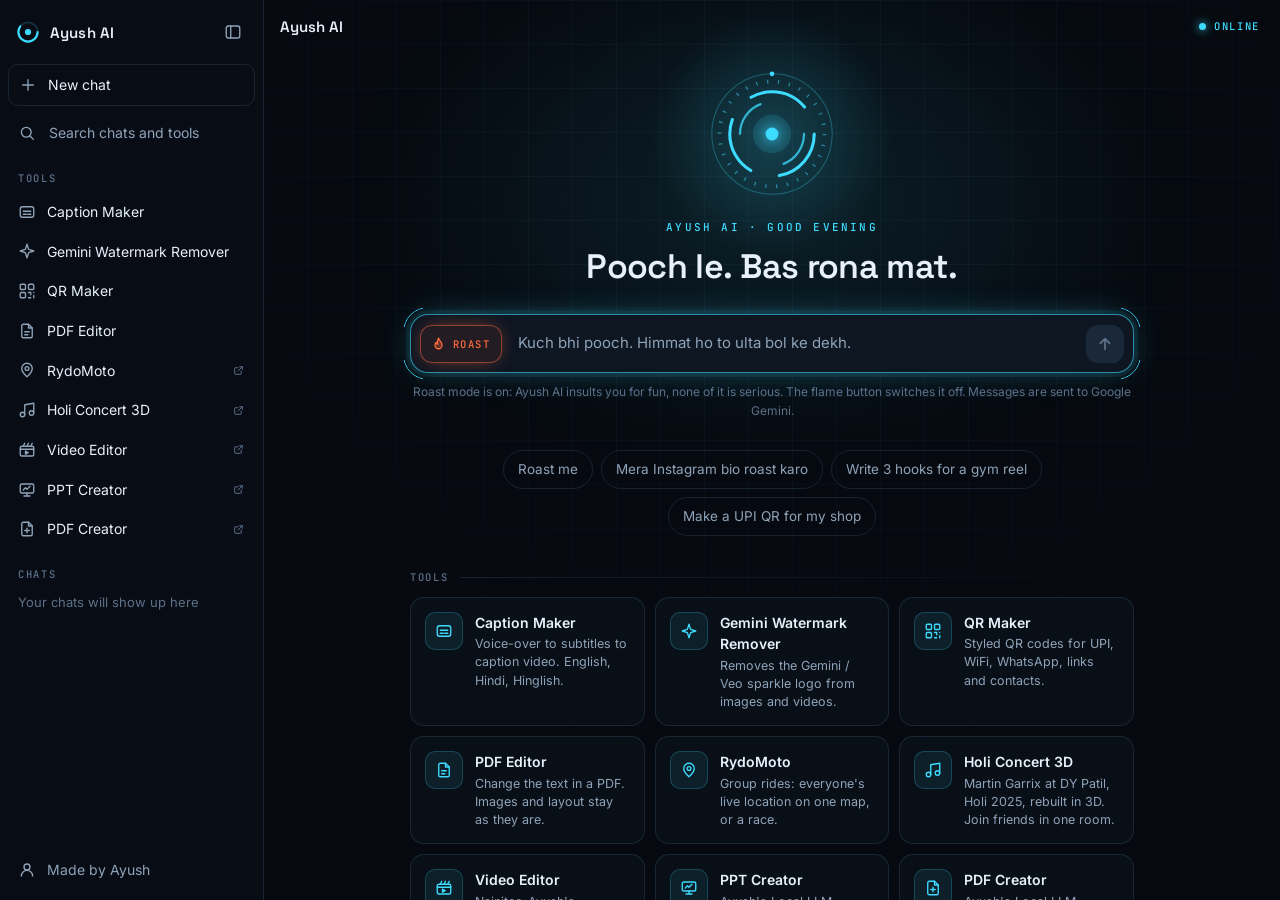
<file: index.html>
<!doctype html><html lang="en"><head><meta charset="UTF-8"><meta name="viewport" content="width=device-width,initial-scale=1"><title>Ayush AI</title><meta name="description" content="AYUSH AI and free creator tools in one place: captions, Gemini watermark remover, QR maker, PDF editor. The tools run in your browser — no uploads, no sign-up."><meta name="theme-color" content="#060a10"><link rel="icon" href="data:image/svg+xml,%3Csvg xmlns='http://www.w3.org/2000/svg' viewBox='0 0 32 32'%3E%3Crect width='32' height='32' rx='9' fill='%23060a10'/%3E%3Ccircle cx='16' cy='16' r='10' fill='none' stroke='%233ddcff' stroke-width='2.6' stroke-dasharray='40 23' stroke-linecap='round'/%3E%3Ccircle cx='16' cy='16' r='3.6' fill='%233ddcff'/%3E%3C/svg%3E"><script>window.coi={coepCredentialless:()=>!0,quiet:!0}</script><script src="coi-serviceworker.js"></script><link rel="preconnect" href="https://fonts.googleapis.com"><link rel="preconnect" href="https://fonts.gstatic.com" crossorigin><link href="https://fonts.googleapis.com/css2?family=Inter:wght@400;500;600;700&family=JetBrains+Mono:wght@400;500&family=Space+Grotesk:wght@500;600;700&display=swap" rel="stylesheet"><link rel="stylesheet" href="assets/home.css"></head><body data-view="home" data-ai="idle" class="boot"><aside id="side" aria-label="Sidebar"><div class="side-top"><a class="brand" href="#/"><span data-orb="sm"></span> Ayush AI </a><button class="ib" id="sideClose" type="button" aria-label="Close sidebar"><svg viewBox="0 0 24 24"><rect x="3" y="4" width="18" height="16" rx="3"/><path d="M9 4v16"/></svg></button></div><button class="row" id="newChat" type="button"><svg viewBox="0 0 24 24"><path d="M12 5v14M5 12h14"/></svg> <span>New chat</span></button> <label class="row search"><svg viewBox="0 0 24 24"><circle cx="11" cy="11" r="6.5"/><path d="M16 16l4.5 4.5"/></svg> <input id="search" type="search" placeholder="Search chats and tools" autocomplete="off"></label><div class="label">Tools</div><div id="toolList"></div><div class="label">Chats</div><div id="chatList"></div><div class="side-foot"><a class="row" href="https://gamedevayush.github.io/aboutme/" target="_blank" rel="noopener"><svg viewBox="0 0 24 24"><circle cx="12" cy="8" r="4"/><path d="M4.5 20a7.5 7.5 0 0 1 15 0"/></svg> <span>Made by Ayush</span></a></div></aside><div id="scrim"></div><main id="main"><header id="top"><button class="ib" id="sideOpen" type="button" aria-label="Open sidebar"><svg viewBox="0 0 24 24"><rect x="3" y="4" width="18" height="16" rx="3"/><path d="M9 4v16"/></svg></button> <span id="title">Ayush AI</span> <span class="top-right"><span class="status" id="status" hidden><i></i><b id="statusText">Online</b></span> <a class="tb" id="popout" target="_blank" rel="noopener" hidden><svg viewBox="0 0 24 24"><path d="M14 5h5v5M19 5l-8 8M11 7H6a1 1 0 0 0-1 1v10a1 1 0 0 0 1 1h10a1 1 0 0 0 1-1v-5"/></svg> <span>New tab</span> </a><button class="tb" id="closeTool" type="button" hidden><svg viewBox="0 0 24 24"><path d="M6 6l12 12M18 6L6 18"/></svg> <span>Close</span></button></span></header><div id="scroll"><div class="col" id="hero"><div class="hero-orb" data-orb="lg"></div><p class="hud" id="greet">AYUSH AI</p><h1 id="heading">What do you want to make today?</h1></div><div id="thread"><div class="col" id="msgs"></div></div></div><div class="col" id="composerWrap"><form id="composer"><button class="mode" id="mode" type="button" aria-pressed="true" hidden><svg viewBox="0 0 24 24"><path d="M12 3c.8 3.6 5 5.4 5 10a5 5 0 0 1-10 0c0-1.8.7-3.1 1.7-4.1.2 1.7 1.1 2.6 2.1 2.6C10.2 9 10.7 5.5 12 3z"/></svg> <span>Roast</span></button> <textarea id="prompt" rows="1" placeholder="Ask for a tool: captions, watermark, QR, PDF…" aria-label="Message"></textarea> <button id="send" type="submit" aria-label="Send" disabled="disabled"><svg viewBox="0 0 24 24"><path d="M12 19V5M6 11l6-6 6 6"/></svg></button></form><p class="fine" id="fine">Ayush AI opens the right tool for you. Your files never leave your device.</p></div><div class="col" id="extras"><div class="chips" id="chips"></div><h2>Tools</h2><div class="grid" id="popular"></div></div><div id="toolView"><iframe id="frame" title="Tool" allow="clipboard-write; fullscreen"></iframe></div></main><script type="module" src="assets/home.js"></script></body></html>
</file>
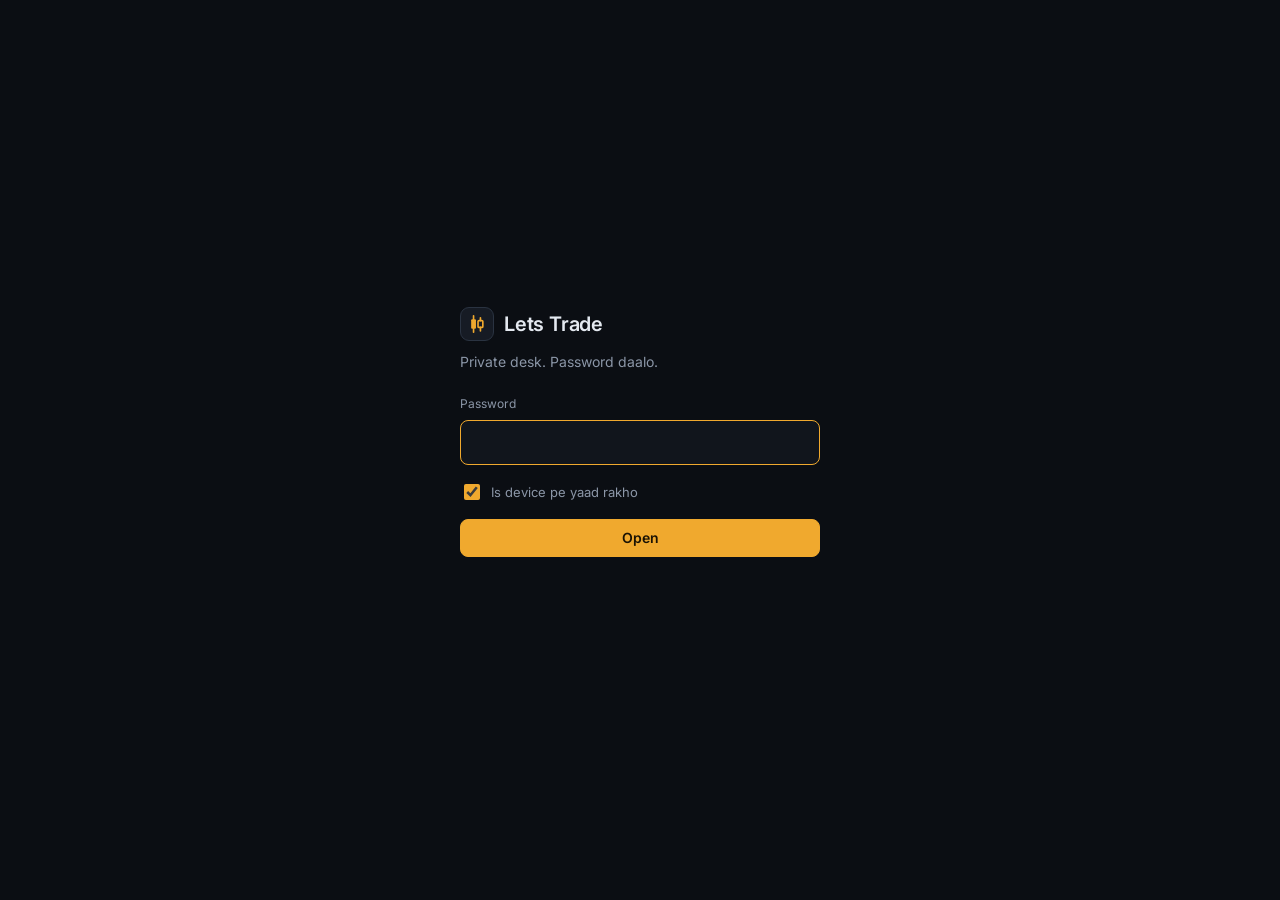
<file: trade/index.html>
<!doctype html>
<html lang="en">
<head>
  <meta charset="utf-8">
  <meta name="viewport" content="width=device-width, initial-scale=1, viewport-fit=cover">
  <meta name="robots" content="noindex, nofollow">
  <meta name="theme-color" content="#0b0e13">
  <title>Lets Trade</title>
  <link rel="icon" href="data:image/svg+xml,%3Csvg xmlns='http://www.w3.org/2000/svg' viewBox='0 0 32 32'%3E%3Crect width='32' height='32' rx='8' fill='%2311151c'/%3E%3Cpath d='M11 6v4M11 22v4M21 9v3M21 20v4' stroke='%23f0a92e' stroke-width='2' stroke-linecap='round'/%3E%3Crect x='8' y='10' width='6' height='12' rx='1.5' fill='%23f0a92e'/%3E%3Crect x='18' y='12' width='6' height='8' rx='1.5' fill='none' stroke='%23f0a92e' stroke-width='2'/%3E%3C/svg%3E">
  <link rel="preconnect" href="https://fonts.googleapis.com">
  <link rel="preconnect" href="https://fonts.gstatic.com" crossorigin>
  <link href="https://fonts.googleapis.com/css2?family=Inter:wght@400;500;600;700&family=JetBrains+Mono:wght@400;500&display=swap" rel="stylesheet">
  <link rel="stylesheet" href="app.css">
</head>
<body>
  <main id="lock" class="lock" hidden>
    <form class="lock-card" id="lock-form" autocomplete="on">
      <div class="brand brand-lg"><span class="logo" aria-hidden="true"></span><span>Lets Trade</span></div>
      <p class="lock-sub">Private desk. Password daalo.</p>
      <input type="text" name="username" value="ayush" autocomplete="username" hidden>
      <label class="field">
        <span>Password</span>
        <input id="pw" type="password" autocomplete="current-password" required autofocus>
      </label>
      <label class="check"><input id="remember" type="checkbox" checked> Is device pe yaad rakho</label>
      <button class="btn btn-primary" id="unlock" type="submit">Open</button>
      <p class="lock-err" id="lock-err" role="alert"></p>
    </form>
  </main>

  <div id="app" class="app" hidden>
    <aside class="side" id="side"></aside>
    <header class="top">
      <a class="brand" href="#/"><span class="logo" aria-hidden="true"></span><span>Lets Trade</span></a>
      <button class="icon-btn" data-action="lock" aria-label="Lock"></button>
    </header>
    <section class="view" id="view" tabindex="-1"></section>
    <nav class="dock" id="dock" aria-label="Main"></nav>
    <div class="sheet" id="sheet" hidden></div>
  </div>

  <script src="app.js" type="module"></script>
</body>
</html>
</file>
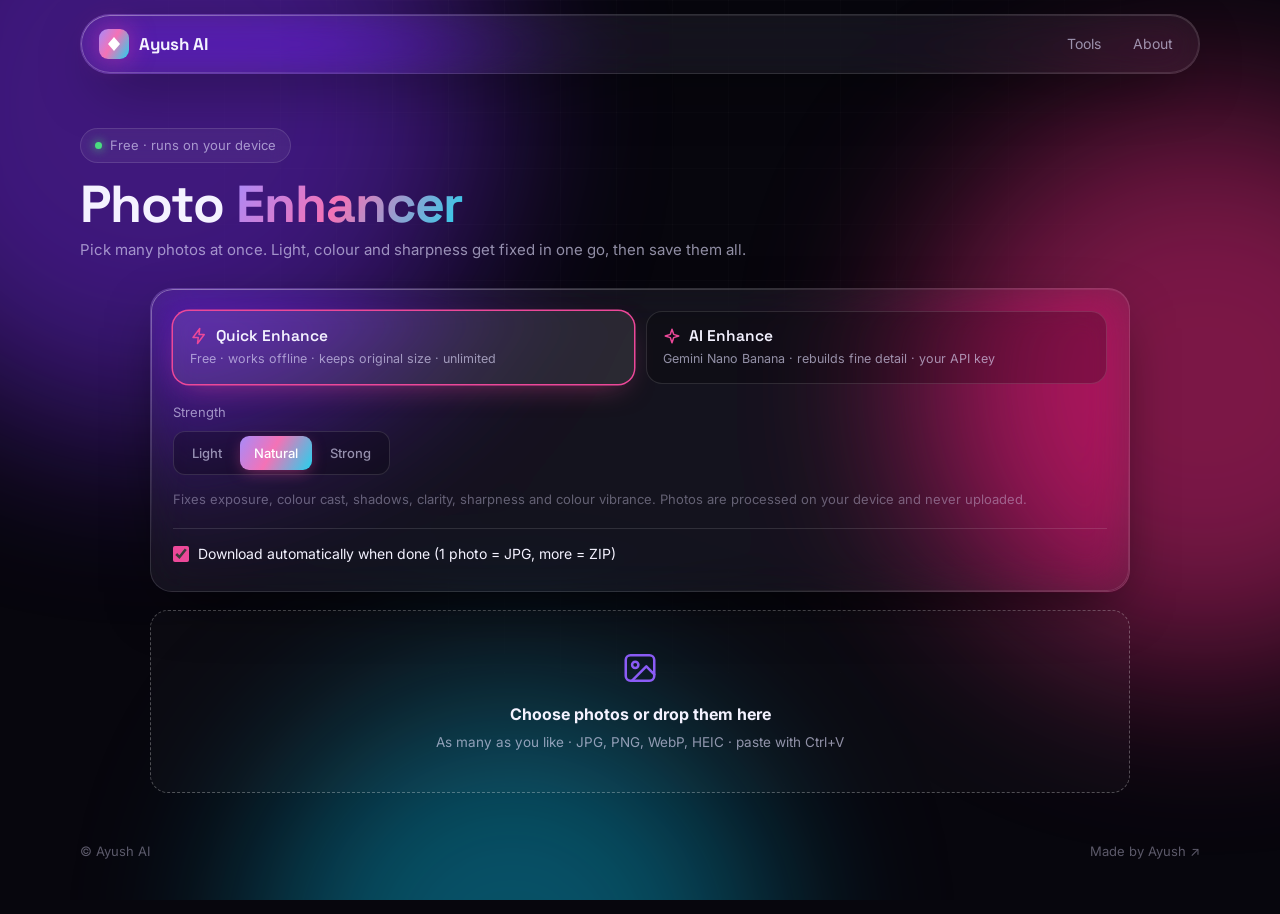
<file: tools/enhance/index.html>
<!doctype html><html lang="en"><head><meta charset="UTF-8"><meta name="viewport" content="width=device-width,initial-scale=1,viewport-fit=cover"><title>Photo Enhancer · Ayush AI</title><meta name="description" content="Enhance many photos at once: light, colour, clarity and sharpness fixed in one click, then download them all. Free, runs in your browser. Optional Gemini (Nano Banana) AI mode."><meta name="theme-color" content="#07060d"><link rel="icon" href="data:image/svg+xml,%3Csvg xmlns='http://www.w3.org/2000/svg' viewBox='0 0 32 32'%3E%3Cdefs%3E%3ClinearGradient id='g' x1='0' y1='0' x2='1' y2='1'%3E%3Cstop stop-color='%23a78bfa'/%3E%3Cstop offset='1' stop-color='%23f472b6'/%3E%3C/linearGradient%3E%3C/defs%3E%3Crect width='32' height='32' rx='9' fill='url(%23g)'/%3E%3Cpath d='M14 6.5l2.1 6.2 6.2 2.1-6.2 2.1L14 23.1l-2.1-6.2-6.2-2.1 6.2-2.1z' fill='white'/%3E%3Cpath d='M23.5 5l.9 2.5 2.5.9-2.5.9-.9 2.5-.9-2.5-2.5-.9 2.5-.9z' fill='white'/%3E%3C/svg%3E"><link rel="apple-touch-icon" href="icon-180.png"><meta name="apple-mobile-web-app-capable" content="yes"><meta name="mobile-web-app-capable" content="yes"><meta name="apple-mobile-web-app-title" content="Enhancer"><meta name="apple-mobile-web-app-status-bar-style" content="black"><link rel="preconnect" href="https://fonts.googleapis.com"><link rel="preconnect" href="https://fonts.gstatic.com" crossorigin><link href="https://fonts.googleapis.com/css2?family=Inter:wght@400;500;600;700&family=Space+Grotesk:wght@500;700&display=swap" rel="stylesheet"><script>self!==top&&document.documentElement.classList.add("embed")</script><link rel="stylesheet" href="../../assets/style.css">
<style>
[hidden]{display:none!important}
img{max-width:100%}
.narrow{max-width:980px;margin:0 auto}
body.has-dock .wrap{padding-bottom:150px}

/* mode cards */
.modes{display:grid;grid-template-columns:1fr 1fr;gap:12px}
.mode{appearance:none;text-align:left;cursor:pointer;color:var(--ink);font:inherit;padding:14px 16px;border-radius:16px;background:rgba(0,0,0,.22);border:1px solid var(--edge);transition:.2s}
.mode b{display:flex;align-items:center;gap:8px;font:600 15.5px "Space Grotesk",Inter,sans-serif}
.mode b svg{width:18px;height:18px;color:var(--pink)}
.mode small{display:block;color:var(--muted);font-size:12.5px;margin-top:3px}
.mode:hover{border-color:var(--edge-bright)}
.mode.on{background:var(--glass-strong);border-color:transparent;box-shadow:0 0 0 1.5px var(--pink),0 10px 30px -12px rgba(236,72,153,.55)}
html.embed .mode.on{box-shadow:0 0 0 1.5px var(--pink),0 10px 30px -12px rgba(34,211,238,.45)}
.opts{display:grid;gap:14px;margin-top:18px}
.lbl{display:block;font-size:13px;color:var(--muted);margin-bottom:8px}
.note{margin:0;color:var(--faint);font-size:13px}
.form{display:grid;gap:12px}
.form label{display:grid;gap:6px;font-size:13px;color:var(--muted)}
.form .row{display:grid;grid-template-columns:1fr 160px;gap:12px;align-items:end}
@media (max-width:560px){.form .row{grid-template-columns:1fr}}
.in,.form textarea{width:100%;min-height:0;color:var(--ink);font:500 14px Inter,sans-serif;padding:10px 12px;border-radius:12px;border:1px solid var(--edge);background:rgba(0,0,0,.25);outline:0;resize:vertical}
.in:focus,.form textarea:focus{border-color:rgba(139,92,246,.7);box-shadow:0 0 0 4px rgba(139,92,246,.15)}
.in::placeholder,.form textarea::placeholder{color:var(--faint)}
.form select{width:100%}
.chk{display:inline-flex !important;grid-template-columns:none;align-items:center;gap:9px;font-size:14px !important;color:var(--ink) !important;cursor:pointer;user-select:none}
.chk input{accent-color:var(--pink);width:16px;height:16px;margin:0}
.cost{margin:0;font-size:13.5px;color:#c4b5fd}
html.embed .cost{color:#7dd3fc}
details.help{border:1px solid var(--edge);border-radius:14px;padding:12px 14px;background:rgba(0,0,0,.18);font-size:14px}
details.help summary{cursor:pointer;color:var(--ink);font-weight:600}
details.help ol{margin:10px 0 6px;padding-left:20px;display:grid;gap:6px;color:var(--muted)}
details.help a{color:#c4b5fd;text-decoration:underline}
html.embed details.help a{color:#7dd3fc}
details.help code{background:rgba(0,0,0,.35);padding:1px 6px;border-radius:6px;font:12.5px "JetBrains Mono",ui-monospace,Consolas,monospace}
.sep{height:1px;background:var(--edge);margin:18px 0 14px}

/* drop zone (uses the shared .drop look) */
.drop{display:block;margin-top:18px}
.drop span{font-size:13.5px}
.drop.compact{padding:18px}
.drop.compact svg{display:none}

/* photo grid */
.pgrid{margin-top:18px;display:grid;grid-template-columns:repeat(auto-fill,minmax(170px,1fr));gap:12px}
.pcard{border-radius:16px;overflow:hidden;background:var(--glass);border:1px solid var(--edge);display:flex;flex-direction:column}
.pcard.error{border-color:rgba(251,113,133,.45)}
.pfoot{display:flex;align-items:center;gap:6px;padding:7px 8px 7px 11px;min-width:0}
.pfoot .name{flex:1;min-width:0;overflow:hidden;text-overflow:ellipsis;white-space:nowrap;font-size:12.5px;color:var(--muted)}
.badge{font-size:11.5px;font-weight:600;padding:2px 8px;border-radius:99px;background:rgba(255,255,255,.07);color:var(--muted);white-space:nowrap}
.badge.done{background:rgba(74,222,128,.14);color:var(--ok)}
.badge.error{background:rgba(251,113,133,.15);color:var(--err)}
.badge.working{background:rgba(236,72,153,.16);color:#f9a8d4}
html.embed .badge.working{background:rgba(34,211,238,.14);color:#67e8f9}
.ib{appearance:none;border:0;background:none;width:30px;height:30px;border-radius:9px;display:grid;place-items:center;cursor:pointer;color:var(--muted);flex:none;padding:0}
.ib svg{width:16px;height:16px}
.ib:hover:not(:disabled){background:var(--glass-strong);color:var(--ink)}
.ib:disabled{opacity:.3;cursor:default}

/* before / after compare */
.cmp{position:relative;overflow:hidden;background:rgba(0,0,0,.45);touch-action:pan-y;cursor:ew-resize;--x:50%;user-select:none;-webkit-user-select:none}
.pcard .cmp{aspect-ratio:1}
.cmp img{position:absolute;inset:0;width:100%;height:100%;object-fit:cover;display:block;pointer-events:none;-webkit-user-drag:none}
.cmp .after{clip-path:inset(0 0 0 var(--x))}
.cmp .handle{position:absolute;top:0;bottom:0;left:var(--x);width:2px;margin-left:-1px;background:#fff;box-shadow:0 0 8px rgba(0,0,0,.6);pointer-events:none}
.cmp .handle::after{content:"";position:absolute;top:50%;left:50%;width:26px;height:26px;transform:translate(-50%,-50%);border-radius:50%;background:#fff url("data:image/svg+xml,%3Csvg xmlns='http://www.w3.org/2000/svg' viewBox='0 0 24 24' fill='none' stroke='%23222' stroke-width='2.2' stroke-linecap='round' stroke-linejoin='round'%3E%3Cpath d='M9 7l-5 5 5 5M15 7l5 5-5 5'/%3E%3C/svg%3E") center/16px no-repeat;box-shadow:0 2px 10px rgba(0,0,0,.5)}
.cmp .tag{position:absolute;top:8px;font-size:10.5px;font-weight:600;letter-spacing:.06em;text-transform:uppercase;padding:2px 7px;border-radius:99px;background:rgba(0,0,0,.6);color:#fff;pointer-events:none}
.cmp .tl{left:8px}.cmp .tr{right:8px}
.cmp:not(.has-after) .after,.cmp:not(.has-after) .handle,.cmp:not(.has-after) .tag{display:none}
.cmp .state{position:absolute;inset:0;display:none;place-items:center;align-content:center;gap:8px;background:rgba(7,6,13,.62);font-size:13px;text-align:center;padding:10px;pointer-events:none}
.pcard.queued .state,.pcard.working .state,.pcard.prep .state,.pcard.error .state{display:grid}
.pcard.error .state{background:rgba(60,10,20,.75);color:#fecdd3;font-size:12px}
.spin{width:26px;height:26px;border-radius:50%;border:3px solid rgba(255,255,255,.18);border-top-color:var(--pink);animation:spin .8s linear infinite;margin:0 auto}
.pcard.queued .spin{animation:none;border-top-color:rgba(255,255,255,.45)}
.pcard.error .spin{display:none}
@keyframes spin{to{transform:rotate(360deg)}}

/* bottom dock */
.dock{position:fixed;left:0;right:0;bottom:0;z-index:40;padding:12px 16px calc(12px + env(safe-area-inset-bottom,0px));background:rgba(7,6,13,.82);backdrop-filter:blur(18px) saturate(150%);-webkit-backdrop-filter:blur(18px) saturate(150%);border-top:1px solid var(--edge)}
html.embed .dock{background:rgba(6,10,16,.88)}
.dock-in{max-width:1160px;margin:0 auto;display:flex;gap:12px;align-items:center;flex-wrap:wrap}
.dock-info{flex:1 1 220px;min-width:0}
.dock-info strong{font:600 15px "Space Grotesk",Inter,sans-serif}
.dock-info span{color:var(--muted);font-size:13px;margin-left:8px}
.dock .bar{margin-top:8px}
.dock-actions{display:flex;gap:8px;flex-wrap:wrap}
.dock .btn{padding:11px 15px;white-space:nowrap}
.btn.stop{background:rgba(251,113,133,.16);border-color:rgba(251,113,133,.45);color:#fecdd3}

/* lightbox */
.lb{position:fixed;inset:0;z-index:60;background:rgba(5,4,10,.95);display:grid;grid-template-rows:1fr auto;padding:16px}
.lb-stage{display:grid;place-items:center;min-height:0}
.lb .cmp{border-radius:10px}
.lb .cmp img{object-fit:contain}
.lb-cap{display:flex;gap:12px;align-items:center;justify-content:center;flex-wrap:wrap;padding-top:12px;color:var(--muted);font-size:13.5px}
.lb-cap b{color:var(--ink);font-weight:600;max-width:60vw;overflow:hidden;text-overflow:ellipsis;white-space:nowrap}
.lb-x,.lb-nav{position:absolute;z-index:2;border:0;background:rgba(255,255,255,.1);color:#fff;border-radius:50%;width:44px;height:44px;display:grid;place-items:center;cursor:pointer}
.lb-x svg,.lb-nav svg{width:20px;height:20px}
.lb-x{top:calc(14px + env(safe-area-inset-top,0px));right:14px}
.lb-nav{top:50%;transform:translateY(-50%)}
.lb-prev{left:14px}.lb-next{right:14px}
.lb-x:hover,.lb-nav:hover{background:rgba(255,255,255,.2)}

.toast{position:fixed;left:50%;bottom:110px;transform:translateX(-50%);z-index:70;background:#1c1828;border:1px solid var(--edge-bright);padding:10px 16px;border-radius:12px;font-size:14px;max-width:calc(100% - 32px);box-shadow:0 12px 40px rgba(0,0,0,.6)}
html.embed .toast{background:#0d1622}

@media (max-width:560px){
  .modes{grid-template-columns:1fr}
  body.has-dock .wrap{padding-bottom:220px}
  .dock-actions{width:100%}
  .dock-actions .btn{flex:1 1 auto;padding:11px 10px}
  .lb-nav{display:none}
  .toast{bottom:190px}
}
</style></head><body><div class="aurora"><i></i><i></i><i></i></div><div class="grain"></div><div class="wrap"><nav class="nav glass"><a class="brand" href="../../"><span class="logo"><svg viewBox="0 0 16 16"><path d="M8 1l6 7-6 7-6-7z" fill="#fff"/></svg></span>Ayush AI</a><div class="nav-links"><a href="../../#tools">Tools</a> <a href="https://gamedevayush.github.io/aboutme/" target="_blank" rel="noopener">About</a></div></nav>
<header class="page-head"><span class="pill"><span class="dot"></span>Free · runs on your device</span><h1>Photo <span class="grad-text">Enhancer</span></h1><p>Pick many photos at once. Light, colour and sharpness get fixed in one go, then save them all.</p></header>

<div class="narrow">
  <div class="panel glass" id="settings">
    <div class="modes">
      <button class="mode" type="button" data-mode="quick"><b><svg viewBox="0 0 24 24" fill="none" stroke="currentColor" stroke-width="2" stroke-linecap="round" stroke-linejoin="round"><path d="M13 2L4 14h7l-1 8 9-12h-7z"/></svg>Quick Enhance</b><small>Free · works offline · keeps original size · unlimited</small></button>
      <button class="mode" type="button" data-mode="ai"><b><svg viewBox="0 0 24 24" fill="none" stroke="currentColor" stroke-width="2" stroke-linecap="round" stroke-linejoin="round"><path d="M12 3l2.2 6.8L21 12l-6.8 2.2L12 21l-2.2-6.8L3 12l6.8-2.2z"/></svg>AI Enhance</b><small>Gemini Nano Banana · rebuilds fine detail · your API key</small></button>
    </div>

    <div class="opts" id="quick-opts">
      <div>
        <span class="lbl">Strength</span>
        <span class="seg" id="strength">
          <label><input type="radio" name="strength" value="0.6"><span>Light</span></label>
          <label><input type="radio" name="strength" value="1"><span>Natural</span></label>
          <label><input type="radio" name="strength" value="1.5"><span>Strong</span></label>
        </span>
      </div>
      <p class="note">Fixes exposure, colour cast, shadows, clarity, sharpness and colour vibrance. Photos are processed on your device and never uploaded.</p>
    </div>

    <div class="opts form" id="ai-opts" hidden>
      <div class="row">
        <label>Gemini API key<input class="in" type="password" id="api-key" placeholder="AIza…" autocomplete="off" spellcheck="false"></label>
        <label class="chk" style="padding-bottom:10px"><input type="checkbox" id="remember-key"> Remember on this device</label>
      </div>
      <div class="row">
        <label>Model
          <select id="model">
            <option value="gemini-nano-banana-2.1">Nano Banana 2.1 · cheap + fast (recommended)</option>
            <option value="gemini-3-pro-image">Nano Banana Pro · best quality, costs more</option>
            <option value="gemini-2.5-flash-image">Nano Banana 2.5 Flash · older, ~1K only</option>
            <option value="custom">Custom model ID…</option>
          </select>
        </label>
        <label>Output size
          <select id="size">
            <option value="1K">1K (~1024 px)</option>
            <option value="2K">2K (~2048 px)</option>
            <option value="4K">4K (~4096 px)</option>
          </select>
        </label>
      </div>
      <label id="custom-wrap" hidden>Custom model ID<input class="in" type="text" id="custom-model" placeholder="e.g. gemini-3-pro-image" spellcheck="false"></label>
      <label>Extra instruction (optional)<textarea id="extra" rows="2" placeholder="e.g. make the sky a little bluer, or remove scratches from this old photo"></textarea></label>
      <p class="cost" id="cost"></p>
      <details class="help">
        <summary>How do I get a Gemini API key?</summary>
        <ol>
          <li>Open <a href="https://aistudio.google.com/apikey" target="_blank" rel="noopener">aistudio.google.com/apikey</a> and press <b>Create API key</b>. Gemini's image models are paid per image (no free tier), so the key's project needs billing turned on. Google may ask for a small prepay the first time.</li>
          <li>Have <b>Google AI Pro</b>? It includes $10 of Google Cloud credit every month. Apply it to your billing account at <a href="https://developers.google.com/program/my-benefits" target="_blank" rel="noopener">developers.google.com/program/my-benefits</a> and AI Studio spends that credit first.</li>
          <li>Paste the key (<code>AIza…</code>) above.</li>
        </ol>
        <p class="note">Your key is kept only in this browser and is sent only to Google. It is never stored on this site.</p>
      </details>
      <p class="note">AI results come out at the size picked above, while Quick keeps the original size. AI can change small details, so check each before/after.</p>
    </div>

    <div class="sep"></div>
    <label class="chk" id="autodl-row"><input type="checkbox" id="auto-dl"> Download automatically when done (1 photo = JPG, more = ZIP)</label>
    <p class="note" id="share-note" hidden>On a phone: when the photos are done, tap <b>Save to Photos</b> below, then choose <b>Save Images</b>. They go straight to your gallery.</p>
  </div>

  <label class="drop" id="drop">
    <svg viewBox="0 0 24 24" fill="none" stroke="currentColor" stroke-width="1.6" stroke-linecap="round" stroke-linejoin="round"><rect x="3" y="4" width="18" height="16" rx="3"/><circle cx="9" cy="10" r="2"/><path d="M21 16l-5-5-9 9"/></svg>
    <strong>Choose photos or drop them here</strong>
    <span>As many as you like · JPG, PNG, WebP, HEIC · paste with Ctrl+V</span>
    <input type="file" id="file-input" accept="image/*,.heic,.heif" multiple hidden>
  </label>

  <section class="pgrid" id="grid"></section>
</div>
<footer><span>© Ayush AI</span> <a href="https://gamedevayush.github.io/aboutme/" target="_blank" rel="noopener">Made by Ayush ↗</a></footer>
</div>

<div class="dock" id="dock" hidden>
  <div class="dock-in">
    <div class="dock-info">
      <strong id="dock-count"></strong><span id="dock-status"></span>
      <div class="bar"><i id="progress"></i></div>
    </div>
    <div class="dock-actions">
      <button class="btn" type="button" id="btn-clear">Clear</button>
      <button class="btn" type="button" id="btn-each" title="Save every photo as its own file">One by one</button>
      <button class="btn" type="button" id="btn-folder" hidden title="Write all photos into a folder">Save to folder</button>
      <button class="btn" type="button" id="btn-share" hidden>Save to Photos</button>
      <button class="btn" type="button" id="btn-zip"><svg viewBox="0 0 24 24" fill="none" stroke="currentColor" stroke-width="2" stroke-linecap="round"><path d="M12 4v11M7 10l5 5 5-5M5 20h14"/></svg> ZIP</button>
      <button class="btn primary" type="button" id="btn-run">Enhance</button>
    </div>
  </div>
</div>

<div class="lb" id="lb" hidden>
  <button class="lb-x" type="button" id="lb-x" title="Close (Esc)"><svg viewBox="0 0 24 24" fill="none" stroke="currentColor" stroke-width="2" stroke-linecap="round"><path d="M6 6l12 12M18 6L6 18"/></svg></button>
  <button class="lb-nav lb-prev" type="button" id="lb-prev" title="Previous"><svg viewBox="0 0 24 24" fill="none" stroke="currentColor" stroke-width="2" stroke-linecap="round"><path d="M15 5l-7 7 7 7"/></svg></button>
  <button class="lb-nav lb-next" type="button" id="lb-next" title="Next"><svg viewBox="0 0 24 24" fill="none" stroke="currentColor" stroke-width="2" stroke-linecap="round"><path d="M9 5l7 7-7 7"/></svg></button>
  <div class="lb-stage">
    <div class="cmp" id="lb-cmp">
      <img class="before" alt=""><img class="after" alt="">
      <div class="handle"></div><span class="tag tl">Before</span><span class="tag tr">After</span>
    </div>
  </div>
  <div class="lb-cap"><b id="lb-name"></b><span id="lb-dims"></span><button class="btn" type="button" id="lb-dl">Download</button></div>
</div>

<div class="toast" id="toast" hidden></div>

<!-- Quick-enhance maths, run in a Web Worker (falls back to the page if Workers are unavailable) -->
<script type="text/js-worker" id="worker-src">
"use strict";
function clamp(v, a, b) { return v < a ? a : v > b ? b : v; }

// Box blur: horizontal src -> tmp, vertical tmp -> dst. dst may be the same array as src.
function boxBlur(src, dst, tmp, w, h, r) {
  const inv = 1 / (2 * r + 1), wm = w - 1, hm = h - 1;
  for (let y = 0; y < h; y++) {
    const row = y * w;
    let acc = 0;
    for (let k = -r; k <= r; k++) acc += src[row + (k < 0 ? 0 : k > wm ? wm : k)];
    for (let x = 0; x < w; x++) {
      tmp[row + x] = acc * inv;
      const xa = x + r + 1, xr = x - r;
      acc += src[row + (xa > wm ? wm : xa)] - src[row + (xr < 0 ? 0 : xr)];
    }
  }
  const acc = new Float64Array(w);
  for (let k = -r; k <= r; k++) {
    const rr = (k < 0 ? 0 : k > hm ? hm : k) * w;
    for (let x = 0; x < w; x++) acc[x] += tmp[rr + x];
  }
  for (let y = 0; y < h; y++) {
    const out = y * w;
    const ya = (y + r + 1 > hm ? hm : y + r + 1) * w, yr = (y - r < 0 ? 0 : y - r) * w;
    for (let x = 0; x < w; x++) {
      dst[out + x] = acc[x] * inv;
      acc[x] += tmp[ya + x] - tmp[yr + x];
    }
  }
}

function enhance(d, w, h, s) {
  const n = w * h;

  // 1) Histograms -> auto levels + partial auto white balance
  const hr = new Float64Array(256), hg = new Float64Array(256), hb = new Float64Array(256), hy = new Float64Array(256);
  const step = n > 3e6 ? 4 : 1;
  let cnt = 0;
  for (let p = 0; p < n; p += step) {
    const i = p << 2, r = d[i], g = d[i + 1], b = d[i + 2];
    hr[r]++; hg[g]++; hb[b]++; hy[(r * 77 + g * 150 + b * 29 + 128) >> 8]++; cnt++;
  }
  const pct = (H, q) => { const t = q * cnt; let a = 0; for (let v = 0; v < 256; v++) { a += H[v]; if (a >= t) return v; } return 255; };
  const LQ = 0.005, HQ = 0.995;
  const yLo = pct(hy, LQ), yHi = pct(hy, HQ);
  const wb = clamp(0.3 + 0.3 * s, 0, 0.75);   // how much per-channel (colour cast) correction
  const amt = clamp(0.6 + 0.35 * s, 0, 1);    // how much of the levels stretch to apply
  const bounds = (H) => {
    let lo = yLo + clamp(pct(H, LQ) - yLo, -30, 30) * wb;
    let hi = yHi + clamp(pct(H, HQ) - yHi, -45, 45) * wb;
    lo = Math.min(lo, 90); hi = Math.max(hi, 135);
    if (hi - lo < 80) { const m = (hi + lo) / 2; lo = m - 40; hi = m + 40; }
    return [lo, hi];
  };

  // 2) Midtone gamma from the mean brightness after levels
  let mean = 0;
  for (let v = 0; v < 256; v++) {
    let t = clamp((v - yLo) / Math.max(1, yHi - yLo), 0, 1);
    mean += hy[v] * (v / 255 + (t - v / 255) * amt);
  }
  mean /= cnt;
  let g = 1;
  if (mean < 0.45) g = clamp(Math.log(0.45) / Math.log(Math.max(mean, 0.02)), 0.55, 1);
  else if (mean > 0.62) g = clamp(Math.log(0.6) / Math.log(mean), 1, 1.2);
  g = 1 + (g - 1) * clamp(0.5 + 0.3 * s, 0, 1);
  const c = 0.16 * s; // gentle S-curve contrast

  const makeLut = ([lo, hi]) => {
    const L = new Uint8ClampedArray(256);
    for (let v = 0; v < 256; v++) {
      let t = clamp((v - lo) / (hi - lo), 0, 1);
      t = v / 255 + (t - v / 255) * amt;
      t = Math.pow(t, g);
      t = t - c * t * (1 - t) * (1 - 2 * t);
      L[v] = Math.round(t * 255);
    }
    return L;
  };
  const Lr = makeLut(bounds(hr)), Lg = makeLut(bounds(hg)), Lb = makeLut(bounds(hb));

  const Y = new Float32Array(n);
  for (let p = 0, i = 0; p < n; p++, i += 4) {
    const r = Lr[d[i]], gg = Lg[d[i + 1]], b = Lb[d[i + 2]];
    d[i] = r; d[i + 1] = gg; d[i + 2] = b;
    Y[p] = (0.299 * r + 0.587 * gg + 0.114 * b) * (1 / 255);
  }

  // 3) Large-radius "base" luminance on a small grid (for clarity + shadows/highlights)
  const long = Math.max(w, h);
  const f = Math.max(1, Math.round(long / 384));
  const sw = Math.ceil(w / f), sh = Math.ceil(h / f);
  const sm = new Float32Array(sw * sh), sc = new Float32Array(sw * sh), st = new Float32Array(sw * sh);
  const colIdx = new Int32Array(w);
  for (let x = 0; x < w; x++) colIdx[x] = (x / f) | 0;
  for (let y = 0; y < h; y++) {
    const srow = ((y / f) | 0) * sw, row = y * w;
    for (let x = 0; x < w; x++) { const k = srow + colIdx[x]; sm[k] += Y[row + x]; sc[k]++; }
  }
  for (let k = 0; k < sm.length; k++) sm[k] /= sc[k] || 1;
  const R = Math.max(2, Math.round(Math.max(sw, sh) * 0.022));
  boxBlur(sm, sm, st, sw, sh, R); boxBlur(sm, sm, st, sw, sh, R); boxBlur(sm, sm, st, sw, sh, R);

  const x0 = new Int32Array(w), x1 = new Int32Array(w), fx = new Float32Array(w);
  for (let x = 0; x < w; x++) { const v = clamp((x + 0.5) / f - 0.5, 0, sw - 1); x0[x] = v | 0; x1[x] = Math.min(x0[x] + 1, sw - 1); fx[x] = v - x0[x]; }
  const y0 = new Int32Array(h), y1 = new Int32Array(h), fy = new Float32Array(h);
  for (let y = 0; y < h; y++) { const v = clamp((y + 0.5) / f - 0.5, 0, sh - 1); y0[y] = v | 0; y1[y] = Math.min(y0[y] + 1, sh - 1); fy[y] = v - y0[y]; }

  // 4) Small-radius blur for sharpening
  const rs = Math.max(1, Math.round(long / 2600));
  const S1 = new Float32Array(n), T = new Float32Array(n);
  boxBlur(Y, S1, T, w, h, rs); boxBlur(S1, S1, T, w, h, rs);

  // 5) Per-pixel: clarity, shadow lift, highlight protect, sharpen, vibrance
  const clar = 0.24 * s, shd = 0.28 * s, hil = 0.2 * s, shp = 0.35 + 0.4 * s, thr = 0.01, vib = 0.25 * s;
  for (let y = 0; y < h; y++) {
    const r0 = y0[y] * sw, r1 = y1[y] * sw, fyy = fy[y], row = y * w;
    for (let x = 0; x < w; x++) {
      const p = row + x, i = p << 2;
      const a0 = sm[r0 + x0[x]], a1 = sm[r0 + x1[x]], b0 = sm[r1 + x0[x]], b1 = sm[r1 + x1[x]];
      const top = a0 + (a1 - a0) * fx[x], bot = b0 + (b1 - b0) * fx[x];
      const base = top + (bot - top) * fyy;
      const yv = Y[p];
      let yn = yv + clar * (yv - base) * (0.35 + 2.6 * yv * (1 - yv));
      const bm = (base + yv) * 0.5; // half local, half own brightness -> fewer halos
      if (bm < 0.5) { const sd = (0.5 - bm) * 2; yn += shd * sd * sd * (1 - yn) * 0.6; }
      if (bm > 0.65) { const hd = (bm - 0.65) / 0.35, y2 = yv * yv, y4 = y2 * y2; yn -= hil * hd * hd * yn * 0.22 * (1 - y4 * y4); }
      let df = yv - S1[p];
      const ad = df < 0 ? -df : df;
      if (ad < thr) df *= ad / thr;
      yn += shp * df;
      const dl = (yn - yv) * 255;
      const r = d[i] + dl, gg = d[i + 1] + dl, b = d[i + 2] + dl;
      const mx = r > gg ? (r > b ? r : b) : (gg > b ? gg : b);
      const mn = r < gg ? (r < b ? r : b) : (gg < b ? gg : b);
      const sat = clamp((mx - mn) / 255, 0, 1);
      let v = vib * (1 - sat);
      if (r > gg && gg > b) v *= 0.5; // go easy on warm / skin tones
      const lum = 0.299 * r + 0.587 * gg + 0.114 * b, k = 1 + v;
      d[i] = lum + (r - lum) * k; d[i + 1] = lum + (gg - lum) * k; d[i + 2] = lum + (b - lum) * k;
    }
  }
}

// Only the pixel maths runs here; decoding/encoding happens on the page
// (keeps EXIF rotation right on every browser, incl. iPhone Safari).
if (typeof WorkerGlobalScope !== "undefined" && self instanceof WorkerGlobalScope) {
  self.onmessage = (e) => {
    const { job, buf, w, h, strength } = e.data;
    try {
      enhance(new Uint8ClampedArray(buf), w, h, strength);
      self.postMessage({ job, ok: true, buf }, [buf]);
    } catch (err) {
      self.postMessage({ job, ok: false, error: String((err && err.message) || err) });
    }
  };
}
</script>

<script>
"use strict";
const $ = (s, r = document) => r.querySelector(s);
const store = {
  get(k, d) { try { const v = localStorage.getItem("enhance." + k); return v === null ? d : JSON.parse(v); } catch { return d; } },
  set(k, v) { try { localStorage.setItem("enhance." + k, JSON.stringify(v)); } catch {} },
  del(k) { try { localStorage.removeItem("enhance." + k); } catch {} },
};
const sleep = (ms) => new Promise((r) => setTimeout(r, ms));

// Phones: smaller working size (Safari memory limits), one photo at a time, and save via the share sheet
const IS_TOUCH = matchMedia("(pointer: coarse)").matches;
const CAN_SHARE_FILES = (() => {
  try { return !!(navigator.canShare && navigator.canShare({ files: [new File([new Uint8Array(1)], "t.jpg", { type: "image/jpeg" })] })); } catch { return false; }
})();
const SHARE_MODE = IS_TOUCH && CAN_SHARE_FILES;
const MAX_SIDE = IS_TOUCH ? 4096 : 12000;

// Approximate Gemini API prices per output image (USD), Nov 2026
const PRICES = {
  "gemini-nano-banana-2.1": { "1K": 0.0336, "2K": 0.0504, "4K": 0.113 },
  "gemini-3-pro-image": { "1K": 0.134, "2K": 0.134, "4K": 0.24 },
  "gemini-2.5-flash-image": { "1K": 0.039, "2K": 0.039, "4K": 0.039 },
};

const S = { mode: store.get("mode", "quick"), strength: store.get("strength", 1), items: [], slots: [], stop: false, lbIndex: -1 };
let uid = 0;

const ICON_DL = '<svg viewBox="0 0 24 24" fill="none" stroke="currentColor" stroke-width="2" stroke-linecap="round"><path d="M12 4v11M7 10l5 5 5-5M5 20h14"/></svg>';
const ICON_X = '<svg viewBox="0 0 24 24" fill="none" stroke="currentColor" stroke-width="2" stroke-linecap="round"><path d="M6 6l12 12M18 6L6 18"/></svg>';

/* ---------------- settings UI ---------------- */
const el = {
  grid: $("#grid"), dock: $("#dock"), drop: $("#drop"), input: $("#file-input"),
  run: $("#btn-run"), zip: $("#btn-zip"), each: $("#btn-each"), folder: $("#btn-folder"), clear: $("#btn-clear"), share: $("#btn-share"),
  count: $("#dock-count"), status: $("#dock-status"), progress: $("#progress"),
  key: $("#api-key"), remember: $("#remember-key"), model: $("#model"), size: $("#size"),
  custom: $("#custom-model"), customWrap: $("#custom-wrap"), extra: $("#extra"), cost: $("#cost"), autoDl: $("#auto-dl"),
};

function setMode(m) {
  S.mode = m; store.set("mode", m);
  document.querySelectorAll(".mode").forEach((b) => b.classList.toggle("on", b.dataset.mode === m));
  $("#quick-opts").hidden = m !== "quick";
  $("#ai-opts").hidden = m !== "ai";
  refreshDock();
}
document.querySelectorAll(".mode").forEach((b) => b.addEventListener("click", () => setMode(b.dataset.mode)));

function setStrength(v) {
  S.strength = v; store.set("strength", v);
  document.querySelectorAll('input[name="strength"]').forEach((r) => (r.checked = Number(r.value) === v));
}
document.querySelectorAll('input[name="strength"]').forEach((r) => r.addEventListener("change", () => setStrength(Number(r.value))));

el.remember.checked = store.get("remember", true);
el.key.value = el.remember.checked ? store.get("key", "") : "";
el.key.addEventListener("input", () => { if (el.remember.checked) store.set("key", el.key.value.trim()); });
el.remember.addEventListener("change", () => {
  store.set("remember", el.remember.checked);
  if (el.remember.checked) store.set("key", el.key.value.trim()); else store.del("key");
});
el.model.value = store.get("model", "gemini-nano-banana-2.1");
if (!el.model.value) el.model.value = "gemini-nano-banana-2.1";
el.size.value = store.get("size", "2K");
if (!el.size.value) el.size.value = "2K";
el.custom.value = store.get("customModel", "");
el.extra.value = store.get("extra", "");
el.autoDl.checked = store.get("autoDl", true);
const syncAi = () => {
  store.set("model", el.model.value); store.set("size", el.size.value);
  store.set("customModel", el.custom.value.trim()); store.set("extra", el.extra.value);
  el.customWrap.hidden = el.model.value !== "custom";
  el.size.disabled = getModel() === "gemini-2.5-flash-image";
  updateCost();
};
[el.model, el.size, el.custom, el.extra].forEach((x) => x.addEventListener("input", syncAi));
el.autoDl.addEventListener("change", () => store.set("autoDl", el.autoDl.checked));

function getModel() { return el.model.value === "custom" ? (el.custom.value.trim() || "gemini-nano-banana-2.1") : el.model.value; }

function updateCost() {
  const p = PRICES[getModel()];
  if (!p) { el.cost.textContent = "Custom model: check Google's Gemini API pricing page for the cost."; return; }
  const per = p[el.size.value] || p["1K"];
  const n = S.items.length;
  el.cost.textContent = `≈ $${per.toFixed(3)} per photo` + (n ? ` · ${n} photo${n > 1 ? "s" : ""} ≈ $${(per * n).toFixed(2)}` : "") +
    ` · Google AI Pro's $10/month credit ≈ ${Math.floor(10 / per)} photos (approx.)`;
}

/* ---------------- adding photos ---------------- */
const isImage = (f) => (f.type && f.type.startsWith("image/")) || /\.(heic|heif|jpe?g|png|webp|avif|bmp|gif|tiff?)$/i.test(f.name || "");
const isHeic = (f) => /heic|heif/i.test(f.type) || /\.(heic|heif)$/i.test(f.name || "");

let heicLib = null;
function loadHeic() {
  return heicLib || (heicLib = new Promise((res, rej) => {
    const s = document.createElement("script");
    s.src = "https://cdn.jsdelivr.net/npm/heic2any@0.0.4/dist/heic2any.min.js";
    s.onload = () => res(window.heic2any);
    s.onerror = () => { heicLib = null; rej(new Error("Couldn't load the HEIC converter (needs internet)")); };
    document.head.appendChild(s);
  }));
}
async function toDecodable(file) {
  if (!isHeic(file)) return file;
  try { const b = await createImageBitmap(file); b.close(); return file; } catch {}
  const conv = await loadHeic();
  const out = await conv({ blob: file, toType: "image/jpeg", quality: 0.95 });
  return Array.isArray(out) ? out[0] : out;
}

function addFiles(list) {
  const files = [...list].filter(isImage);
  if (!files.length) { toast("No photos found in that selection"); return; }
  for (const f of files) {
    const it = { id: ++uid, file: f, name: f.name || `photo_${uid}.jpg`, src: f, status: "prep", origURL: null, out: null, outURL: null, err: null, w: 0, h: 0 };
    S.items.push(it);
    el.grid.appendChild(makeCard(it));
    prepare(it);
  }
  el.drop.classList.add("compact");
  refreshDock(); updateCost();
}

async function prepare(it) {
  update(it);
  try {
    it.src = await toDecodable(it.file);
    it.origURL = URL.createObjectURL(it.src);
    const img = it.card.querySelector(".before");
    img.src = it.origURL;
    await img.decode().catch(() => {});
    it.w = img.naturalWidth; it.h = img.naturalHeight;
    if (!it.w) throw new Error("This photo can't be opened");
    it.status = "idle";
  } catch (err) {
    it.status = "error"; it.err = err.message || String(err); it.prepFailed = true;
  }
  if (!S.items.includes(it)) return;
  update(it); refreshDock();
  scheduleAutoRun();
}

let autoTimer = 0;
function scheduleAutoRun() {
  if (S.mode !== "quick") return;
  clearTimeout(autoTimer);
  autoTimer = setTimeout(() => {
    if (S.items.some((i) => i.status === "prep")) return scheduleAutoRun();
    if (S.items.some((i) => i.status === "idle")) startRun(false);
  }, 150);
}

el.input.addEventListener("change", () => { addFiles(el.input.files); el.input.value = ""; });
let dragDepth = 0;
window.addEventListener("dragenter", (e) => { e.preventDefault(); dragDepth++; el.drop.classList.add("over"); });
window.addEventListener("dragleave", () => { if (--dragDepth <= 0) { dragDepth = 0; el.drop.classList.remove("over"); } });
window.addEventListener("dragover", (e) => e.preventDefault());
window.addEventListener("drop", (e) => {
  e.preventDefault(); dragDepth = 0; el.drop.classList.remove("over");
  if (e.dataTransfer && e.dataTransfer.files.length) addFiles(e.dataTransfer.files);
});
window.addEventListener("paste", (e) => {
  const files = [...((e.clipboardData && e.clipboardData.files) || [])];
  if (files.length && !/^(INPUT|TEXTAREA)$/.test(document.activeElement && document.activeElement.tagName)) addFiles(files);
});

/* ---------------- cards ---------------- */
function makeCard(it) {
  const c = document.createElement("article");
  c.className = "pcard";
  c.innerHTML = `
    <div class="cmp">
      <img class="before" alt="" decoding="async"><img class="after" alt="" decoding="async">
      <div class="handle"></div><span class="tag tl">Before</span><span class="tag tr">After</span>
      <div class="state"><div class="spin"></div><div class="msg"></div></div>
    </div>
    <div class="pfoot">
      <span class="name"></span><span class="badge"></span>
      <button class="ib dl" type="button" title="Save">${ICON_DL}</button><button class="ib rm" type="button" title="Remove">${ICON_X}</button>
    </div>`;
  const name = c.querySelector(".name");
  name.textContent = it.name; name.title = it.name;
  const cmp = c.querySelector(".cmp");
  bindCompare(cmp);
  cmp.addEventListener("click", () => openLightbox(S.items.indexOf(it)));
  c.querySelector(".dl").addEventListener("click", () => saveOne(it));
  c.querySelector(".rm").addEventListener("click", () => removeItem(it));
  it.card = c;
  return c;
}

const STATUS_TEXT = { prep: "Opening…", idle: "Ready", queued: "Waiting", working: "Enhancing…", done: "Done", error: "Error" };
function update(it, note) {
  const c = it.card; if (!c) return;
  c.className = "pcard " + it.status;
  const badge = c.querySelector(".badge");
  badge.className = "badge " + it.status;
  badge.textContent = it.status === "done" ? (it.doneMode === "ai" ? "✓ AI" : "✓ Quick") : STATUS_TEXT[it.status];
  const msg = c.querySelector(".msg");
  msg.textContent = it.status === "error" ? it.err : note || (it.status === "working" ? (it.mode === "ai" ? "Gemini is enhancing…" : "Enhancing…") : it.status === "queued" ? "Waiting" : it.status === "prep" ? "Opening…" : "");
  c.querySelector(".cmp").classList.toggle("has-after", !!it.outURL);
  c.querySelector(".dl").disabled = !it.out;
  c.title = it.status === "error" ? it.err : "";
}

function removeItem(it) {
  const i = S.items.indexOf(it);
  if (i < 0) return;
  S.items.splice(i, 1);
  it.card.remove();
  if (it.origURL) URL.revokeObjectURL(it.origURL);
  if (it.outURL) URL.revokeObjectURL(it.outURL);
  if (!S.items.length) el.drop.classList.remove("compact");
  refreshDock(); updateCost();
}

function bindCompare(cmp) {
  const set = (e) => {
    const r = cmp.getBoundingClientRect();
    const x = Math.min(100, Math.max(0, ((e.clientX - r.left) / r.width) * 100));
    cmp.style.setProperty("--x", x + "%");
  };
  cmp.addEventListener("pointermove", (e) => { if (e.pointerType === "mouse" || e.buttons) set(e); });
  cmp.addEventListener("pointerdown", set);
  cmp.addEventListener("pointerleave", (e) => { if (e.pointerType === "mouse") cmp.style.setProperty("--x", "50%"); });
}

/* ---------------- dock ---------------- */
function counts() {
  const c = { prep: 0, idle: 0, queued: 0, working: 0, done: 0, error: 0 };
  for (const it of S.items) c[it.status]++;
  return c;
}
function refreshDock() {
  const n = S.items.length;
  el.dock.hidden = n === 0;
  document.body.classList.toggle("has-dock", n > 0);
  if (!n) return;
  const c = counts();
  const busy = c.queued + c.working > 0;
  el.count.textContent = `${n} photo${n > 1 ? "s" : ""}`;
  const parts = [];
  if (c.done) parts.push(`${c.done} enhanced`);
  if (busy) parts.push(`${c.queued + c.working} to go`);
  if (c.error) parts.push(`${c.error} failed`);
  if (c.prep) parts.push(`${c.prep} opening`);
  el.status.textContent = parts.join(" · ");
  el.progress.style.width = (c.done / n) * 100 + "%";
  el.zip.disabled = el.each.disabled = el.folder.disabled = el.share.disabled = c.done === 0;
  const pending = c.idle + S.items.filter((i) => i.status === "error" && !i.prepFailed).length;
  const shareFirst = SHARE_MODE && !busy && c.done > 0 && !pending;
  el.share.classList.toggle("primary", shareFirst);
  el.run.classList.toggle("stop", busy);
  el.run.classList.toggle("primary", !busy && !shareFirst);
  const label = S.mode === "ai" ? "AI " : "";
  if (busy) { el.run.textContent = "Stop"; el.run.disabled = false; }
  else if (pending) { el.run.textContent = `${label}Enhance ${pending} photo${pending > 1 ? "s" : ""}`; el.run.disabled = false; }
  else if (c.done) { el.run.textContent = `${label}Enhance all again`; el.run.disabled = false; }
  else { el.run.textContent = "Enhance"; el.run.disabled = true; }
}

el.run.addEventListener("click", () => {
  const c = counts();
  if (c.queued + c.working > 0) { S.stop = true; toast("Stopping… the photo in progress will finish first"); return; }
  const pending = S.items.some((i) => i.status === "idle" || (i.status === "error" && !i.prepFailed));
  startRun(!pending);
});
el.clear.addEventListener("click", () => {
  if (S.items.some((i) => i.status === "working" || i.status === "queued")) { toast("Press Stop first"); return; }
  [...S.items].forEach(removeItem);
});
el.zip.addEventListener("click", () => downloadZip(S.items.filter((i) => i.out)));
el.each.addEventListener("click", () => downloadEach(S.items.filter((i) => i.out)));
el.folder.addEventListener("click", () => saveToFolder(S.items.filter((i) => i.out)));
el.share.addEventListener("click", () => shareToPhotos(S.items.filter((i) => i.out)));
if (SHARE_MODE) {
  el.share.hidden = false;
  el.each.hidden = true;
  $("#autodl-row").hidden = true;
  $("#share-note").hidden = false;
  $("#lb-dl").textContent = "Save to Photos";
} else if ("showDirectoryPicker" in window) el.folder.hidden = false;

/* ---------------- processing queue ---------------- */
const CONC = { quick: IS_TOUCH ? 1 : Math.max(1, Math.min(2, (navigator.hardwareConcurrency || 2) - 1)), ai: 2 };

function startRun(redoAll) {
  const mode = S.mode;
  let ai = null;
  if (mode === "ai") {
    const key = el.key.value.trim();
    if (!key) { toast("Add your Gemini API key first (AI Enhance section)"); el.key.focus(); return; }
    ai = { key, model: getModel(), size: el.size.value, extra: el.extra.value.trim() };
  }
  let queued = 0;
  for (const it of S.items) {
    const eligible = it.status === "idle" || (it.status === "error" && !it.prepFailed) || (redoAll && it.status === "done");
    if (!eligible) continue;
    Object.assign(it, { status: "queued", err: null, mode, ai, strength: S.strength });
    update(it); queued++;
  }
  if (!queued) return;
  S.stop = false;
  for (let k = 0; k < CONC[mode]; k++) if (!S.slots[k]) { S.slots[k] = true; runner(k); }
  refreshDock();
}

async function runner(slot) {
  try {
    while (!S.stop) {
      const it = S.items.find((i) => i.status === "queued");
      if (!it) break;
      it.status = "working"; update(it); refreshDock();
      try {
        const out = it.mode === "ai" ? await aiEnhance(it) : await quickEnhance(it, slot);
        if (!S.items.includes(it)) continue;
        if (it.outURL) URL.revokeObjectURL(it.outURL);
        it.out = out.blob; it.outURL = URL.createObjectURL(out.blob); it.outW = out.w; it.outH = out.h;
        it.card.querySelector(".after").src = it.outURL;
        it.status = "done"; it.doneMode = it.mode; it.downloaded = false;
      } catch (err) {
        it.status = "error"; it.err = err.message || String(err);
        console.error(it.name, err);
      }
      update(it); refreshDock();
    }
  } finally {
    S.slots[slot] = false;
    if (!S.slots.some(Boolean)) onAllDone();
  }
}

function onAllDone() {
  for (const it of S.items) if (it.status === "queued") { it.status = it.out ? "done" : "idle"; update(it); }
  refreshDock();
  const c = counts();
  const fresh = S.items.filter((i) => i.status === "done" && !i.downloaded);
  if (c.error) toast(`${c.error} photo${c.error > 1 ? "s" : ""} failed. Hover a card to see why, then press Enhance to retry`);
  if (SHARE_MODE) { if (fresh.length && !c.error) toast(`${fresh.length} photo${fresh.length > 1 ? "s" : ""} ready ✓ Tap "Save to Photos"`); }
  else if (el.autoDl.checked && fresh.length && !S.stop) downloadZip(fresh);
  else if (fresh.length && !c.error) toast(`${fresh.length} photo${fresh.length > 1 ? "s" : ""} ready ✓`);
  S.stop = false;
}

/* ----- shared: decode a photo (EXIF-rotated) onto a canvas ----- */
async function drawToCanvas(it, maxSide) {
  const img = new Image();
  img.src = it.origURL;
  await img.decode();
  const W = img.naturalWidth, H = img.naturalHeight;
  const sc = Math.min(1, maxSide / Math.max(W, H));
  const w = Math.round(W * sc), h = Math.round(H * sc);
  const cv = document.createElement("canvas");
  cv.width = w; cv.height = h;
  const ctx = cv.getContext("2d", { willReadFrequently: true });
  if (!ctx) throw new Error("Photo too large for this device's memory");
  ctx.fillStyle = "#fff"; ctx.fillRect(0, 0, w, h);
  ctx.imageSmoothingQuality = "high";
  ctx.drawImage(img, 0, 0, w, h);
  return { cv, ctx, w, h, W, H };
}
const freeCanvas = (cv) => { cv.width = 0; cv.height = 0; }; // iOS Safari frees canvas memory only like this
const canvasToBlob = (cv, type, q) => new Promise((res, rej) => cv.toBlob((b) => (b ? res(b) : rej(new Error("Couldn't encode the image"))), type, q));

/* ----- quick (on-device) ----- */
const WORKER_SRC = $("#worker-src").textContent;
let workerURL = null, mainThreadReady = false;
try { workerURL = URL.createObjectURL(new Blob([WORKER_SRC], { type: "text/javascript" })); } catch {}
function ensureMainThreadEnhance() {
  if (mainThreadReady) return;
  const s = document.createElement("script");
  s.textContent = WORKER_SRC; // defines enhance() globally (fallback when Workers are unavailable)
  document.head.appendChild(s);
  mainThreadReady = true;
}
const pool = [];
let jobSeq = 0;
function getWorker(slot) {
  if (pool[slot]) return pool[slot];
  if (!workerURL) return null;
  let w;
  try { w = new Worker(workerURL); } catch { workerURL = null; return null; }
  w.onmessage = (e) => { const cur = w.cur; if (cur && cur.job === e.data.job) { w.cur = null; e.data.ok ? cur.res(e.data) : cur.rej(new Error(e.data.error)); } };
  w.onerror = (e) => {
    e.preventDefault();
    const cur = w.cur; w.cur = null; w.terminate(); pool[slot] = null;
    if (cur) cur.rej(new Error("Photo too large for this device's memory"));
  };
  return (pool[slot] = w);
}
function enhanceBuffer(slot, buf, w, h, strength) {
  const wk = getWorker(slot);
  if (!wk) {
    ensureMainThreadEnhance();
    window.enhance(new Uint8ClampedArray(buf), w, h, strength);
    return Promise.resolve(buf);
  }
  return new Promise((res, rej) => {
    const job = ++jobSeq;
    wk.cur = { job, res: (m) => res(m.buf), rej };
    wk.postMessage({ job, buf, w, h, strength }, [buf]);
  });
}
async function quickEnhance(it, slot) {
  const { cv, ctx, w, h } = await drawToCanvas(it, MAX_SIDE);
  try {
    const data = ctx.getImageData(0, 0, w, h);
    const buf = await enhanceBuffer(slot, data.data.buffer, w, h, it.strength);
    ctx.putImageData(new ImageData(new Uint8ClampedArray(buf), w, h), 0, 0);
    return { blob: await canvasToBlob(cv, "image/jpeg", 0.95), w, h };
  } finally {
    freeCanvas(cv);
  }
}

/* ----- AI (Gemini) ----- */
const RATIOS = ["1:1", "2:3", "3:2", "3:4", "4:3", "4:5", "5:4", "9:16", "16:9", "21:9"];
const TALL_WIDE = ["1:4", "4:1", "1:8", "8:1"];
function closestRatio(r, model) {
  const list = /nano-banana-2|3\.1-flash/.test(model) ? RATIOS.concat(TALL_WIDE) : RATIOS;
  let best = "1:1", bd = Infinity;
  for (const s of list) { const [a, b] = s.split(":").map(Number); const d = Math.abs(Math.log(r) - Math.log(a / b)); if (d < bd) { bd = d; best = s; } }
  return best;
}
function buildPrompt(extra) {
  let p = "Enhance this photograph like a professional photo retoucher. This is a quality-restoration task, not a creative edit: " +
    "keep the exact same scene, framing, crop, people, faces, facial features, expressions, body shapes, clothing, text, logos and every object. " +
    "Do not add, remove, move or restyle anything. Improve only the image quality: correct exposure and white balance, recover shadow and highlight detail, " +
    "natural rich colours, better clarity and micro-contrast, sharpen soft details, remove noise, blur and JPEG compression artifacts. " +
    "Keep natural skin texture (no plastic smoothing). The result must look like the same moment shot on a high-end camera: photorealistic, not a painting, not over-processed HDR.";
  if (extra) p += " Additional instruction from the user (follow it, but keep everything else unchanged): " + extra;
  return p;
}
function blobToB64(blob) {
  return new Promise((res, rej) => { const fr = new FileReader(); fr.onload = () => res(String(fr.result).split(",")[1]); fr.onerror = () => rej(fr.error); fr.readAsDataURL(blob); });
}
function b64ToBlob(b64, type) {
  const bin = atob(b64), u = new Uint8Array(bin.length);
  for (let i = 0; i < bin.length; i++) u[i] = bin.charCodeAt(i);
  return new Blob([u], { type });
}
function apiError(status, data, model) {
  const m = (data && data.error && data.error.message) || "";
  if (/api key not valid|API_KEY_INVALID/i.test(m)) return "API key is not valid. Copy and paste it again";
  if (status === 404) return `Model not found: ${model}`;
  if (status === 403) return "This key has no access. Check billing/credits on its project. " + m.slice(0, 120);
  if (status === 429) return "Quota or rate limit reached. Try again later or check billing";
  if (/billing|prepay|credit/i.test(m)) return "Billing/credits needed: " + m.slice(0, 140);
  return `Gemini error ${status}: ${m.slice(0, 160) || "unknown"}`;
}

async function aiEnhance(it) {
  const cfg = it.ai;
  const { cv, W, H } = await drawToCanvas(it, cfg.size === "4K" ? 3072 : 2048);
  const b64 = await blobToB64(await canvasToBlob(cv, "image/jpeg", 0.92));
  freeCanvas(cv);

  const imageConfig = { aspectRatio: closestRatio(W / H, cfg.model) };
  if (!/2\.5-flash-image/.test(cfg.model)) imageConfig.imageSize = cfg.size;
  const body = {
    contents: [{ role: "user", parts: [{ inlineData: { mimeType: "image/jpeg", data: b64 } }, { text: buildPrompt(cfg.extra) }] }],
    generationConfig: { responseModalities: ["TEXT", "IMAGE"], imageConfig },
  };
  const url = `https://generativelanguage.googleapis.com/v1beta/models/${encodeURIComponent(cfg.model)}:generateContent`;

  let res, data;
  for (let attempt = 0; ; attempt++) {
    try {
      res = await fetch(url, { method: "POST", headers: { "Content-Type": "application/json", "x-goog-api-key": cfg.key }, body: JSON.stringify(body) });
    } catch {
      throw new Error("Network error. Check your internet connection");
    }
    data = await res.json().catch(() => ({}));
    if ((res.status === 429 || res.status >= 500) && attempt < 3 && !S.stop) {
      update(it, `Google is busy, retry ${attempt + 1}/3…`);
      await sleep(4000 * (attempt + 1) ** 2);
      update(it);
      continue;
    }
    break;
  }
  if (!res.ok) throw new Error(apiError(res.status, data, cfg.model));

  const cand = data.candidates && data.candidates[0];
  const parts = (cand && cand.content && cand.content.parts) || [];
  const imgPart = parts.find((p) => p.inlineData || p.inline_data);
  if (!imgPart) {
    const reason = (data.promptFeedback && data.promptFeedback.blockReason) || (cand && cand.finishReason) || "";
    if (/SAFETY|PROHIBITED|BLOCK|RECITATION/i.test(reason)) throw new Error(`Google blocked this photo (${reason})`);
    const txt = parts.map((p) => p.text || "").join(" ").trim();
    throw new Error("The AI didn't return an image" + (txt ? ": " + txt.slice(0, 140) : reason ? ` (${reason})` : ""));
  }
  const inl = imgPart.inlineData || imgPart.inline_data;
  const outBmp = await createImageBitmap(b64ToBlob(inl.data, inl.mimeType || inl.mime_type || "image/png"));

  // crop back to the original aspect ratio if the model's ratio differs a little, then save as JPEG
  const ow = outBmp.width, oh = outBmp.height, tr = W / H, orr = ow / oh;
  let sx = 0, sy = 0, cw = ow, ch = oh;
  if (Math.abs(orr / tr - 1) > 0.005) {
    if (orr > tr) { cw = Math.round(oh * tr); sx = Math.round((ow - cw) / 2); }
    else { ch = Math.round(ow / tr); sy = Math.round((oh - ch) / 2); }
  }
  const c2 = document.createElement("canvas");
  c2.width = cw; c2.height = ch;
  c2.getContext("2d").drawImage(outBmp, sx, sy, cw, ch, 0, 0, cw, ch);
  outBmp.close();
  const jpg = await canvasToBlob(c2, "image/jpeg", 0.95);
  freeCanvas(c2);
  return { blob: jpg, w: cw, h: ch };
}

/* ---------------- saving ---------------- */
function outName(it) {
  const base = it.name.replace(/\.[^.]+$/, "") || "photo";
  return `${base}_enhanced.jpg`;
}
function uniqueNames(items) {
  const seen = new Map();
  return items.map((it) => {
    let n = outName(it);
    const k = n.toLowerCase();
    const c = seen.get(k) || 0;
    seen.set(k, c + 1);
    if (c) n = n.replace(/\.jpg$/, ` (${c + 1}).jpg`);
    return n;
  });
}
function downloadBlob(blob, name) {
  const a = document.createElement("a");
  a.href = URL.createObjectURL(blob);
  a.download = name;
  document.body.appendChild(a); a.click(); a.remove();
  setTimeout(() => URL.revokeObjectURL(a.href), 60000);
}
function saveOne(it) {
  if (!it.out) return;
  if (SHARE_MODE) shareToPhotos([it]);
  else { downloadBlob(it.out, outName(it)); it.downloaded = true; }
}
async function shareToPhotos(items) {
  if (!items.length) return;
  const names = uniqueNames(items);
  const files = items.map((it, i) => new File([it.out], names[i], { type: "image/jpeg" }));
  try {
    await navigator.share({ files });
    items.forEach((i) => (i.downloaded = true));
  } catch (e) {
    if (e && e.name === "AbortError") return;
    if (e && e.name === "NotAllowedError" && self !== top) { toast('Saving is blocked inside this frame. Use "New tab" at the top, then try again'); return; }
    toast("Couldn't share (" + ((e && e.message) || e) + "). Try fewer photos at once, or use ZIP");
  }
}
async function downloadZip(items) {
  if (!items.length) return;
  if (items.length === 1) { downloadBlob(items[0].out, outName(items[0])); items[0].downloaded = true; toast("Downloaded ✓"); return; }
  toast(`Making ZIP (${items.length} photos)…`);
  const names = uniqueNames(items);
  const zip = await makeZip(items.map((it, i) => ({ name: names[i], blob: it.out })));
  const d = new Date(), pad = (x) => String(x).padStart(2, "0");
  downloadBlob(zip, `enhanced_${items.length}photos_${d.getFullYear()}-${pad(d.getMonth() + 1)}-${pad(d.getDate())}_${pad(d.getHours())}${pad(d.getMinutes())}.zip`);
  items.forEach((i) => (i.downloaded = true));
  toast(`ZIP downloaded ✓ (${items.length} photos)`);
}
async function downloadEach(items) {
  const names = uniqueNames(items);
  toast("If the browser asks about multiple downloads, choose Allow");
  for (let i = 0; i < items.length; i++) { downloadBlob(items[i].out, names[i]); items[i].downloaded = true; await sleep(350); }
}
async function saveToFolder(items) {
  let dir;
  try { dir = await window.showDirectoryPicker({ mode: "readwrite" }); } catch { return; }
  const names = uniqueNames(items);
  let ok = 0;
  for (let i = 0; i < items.length; i++) {
    try {
      const fh = await dir.getFileHandle(names[i], { create: true });
      const ws = await fh.createWritable(); await ws.write(items[i].out); await ws.close();
      items[i].downloaded = true; ok++;
    } catch (e) { console.error(e); }
  }
  toast(`${ok} photo${ok === 1 ? "" : "s"} saved to the folder ✓`);
}

// Minimal ZIP writer (store, no compression: JPEGs don't compress anyway)
const CRC_TABLE = (() => { const t = new Uint32Array(256); for (let n = 0; n < 256; n++) { let c = n; for (let k = 0; k < 8; k++) c = c & 1 ? 0xedb88320 ^ (c >>> 1) : c >>> 1; t[n] = c >>> 0; } return t; })();
function crc32(u8) { let c = 0xffffffff; for (let i = 0; i < u8.length; i++) c = CRC_TABLE[(c ^ u8[i]) & 0xff] ^ (c >>> 8); return (c ^ 0xffffffff) >>> 0; }
async function makeZip(files) {
  const enc = new TextEncoder(), chunks = [], central = [];
  const d = new Date();
  const dosTime = (d.getHours() << 11) | (d.getMinutes() << 5) | (d.getSeconds() >> 1);
  const dosDate = ((d.getFullYear() - 1980) << 9) | ((d.getMonth() + 1) << 5) | d.getDate();
  let offset = 0;
  for (const f of files) {
    const data = new Uint8Array(await f.blob.arrayBuffer());
    const name = enc.encode(f.name), crc = crc32(data), size = data.length;
    const lh = new DataView(new ArrayBuffer(30));
    lh.setUint32(0, 0x04034b50, true); lh.setUint16(4, 20, true); lh.setUint16(6, 0x0800, true); lh.setUint16(8, 0, true);
    lh.setUint16(10, dosTime, true); lh.setUint16(12, dosDate, true); lh.setUint32(14, crc, true);
    lh.setUint32(18, size, true); lh.setUint32(22, size, true); lh.setUint16(26, name.length, true); lh.setUint16(28, 0, true);
    chunks.push(lh.buffer, name, data);
    const ch = new DataView(new ArrayBuffer(46));
    ch.setUint32(0, 0x02014b50, true); ch.setUint16(4, 20, true); ch.setUint16(6, 20, true); ch.setUint16(8, 0x0800, true);
    ch.setUint16(10, 0, true); ch.setUint16(12, dosTime, true); ch.setUint16(14, dosDate, true); ch.setUint32(16, crc, true);
    ch.setUint32(20, size, true); ch.setUint32(24, size, true); ch.setUint16(28, name.length, true);
    ch.setUint16(30, 0, true); ch.setUint16(32, 0, true); ch.setUint16(34, 0, true); ch.setUint16(36, 0, true);
    ch.setUint32(38, 0, true); ch.setUint32(42, offset, true);
    central.push(ch.buffer, name);
    offset += 30 + name.length + size;
  }
  const cdSize = central.reduce((s, b) => s + b.byteLength, 0);
  const end = new DataView(new ArrayBuffer(22));
  end.setUint32(0, 0x06054b50, true); end.setUint16(8, files.length, true); end.setUint16(10, files.length, true);
  end.setUint32(12, cdSize, true); end.setUint32(16, offset, true);
  return new Blob([...chunks, ...central, end.buffer], { type: "application/zip" });
}

/* ---------------- lightbox ---------------- */
const lb = { root: $("#lb"), cmp: $("#lb-cmp"), name: $("#lb-name"), dims: $("#lb-dims") };
bindCompare(lb.cmp);
function openLightbox(i) {
  const it = S.items[i]; if (!it || !it.origURL) return;
  S.lbIndex = i;
  lb.cmp.querySelector(".before").src = it.origURL;
  lb.cmp.querySelector(".after").src = it.outURL || "";
  lb.cmp.classList.toggle("has-after", !!it.outURL);
  lb.cmp.style.setProperty("--x", "50%");
  lb.name.textContent = it.name;
  lb.dims.textContent = `${it.w}×${it.h}` + (it.out ? ` → ${it.outW}×${it.outH} · ${(it.out.size / 1048576).toFixed(1)} MB` : "");
  $("#lb-dl").disabled = !it.out;
  lb.root.hidden = false;
  sizeLightbox();
}
function sizeLightbox() {
  const it = S.items[S.lbIndex]; if (!it || lb.root.hidden) return;
  const ar = it.w / it.h || 1;
  const maxW = window.innerWidth - 32 - (window.innerWidth > 560 ? 120 : 0), maxH = window.innerHeight - 110;
  const width = Math.min(maxW, maxH * ar);
  lb.cmp.style.width = width + "px";
  lb.cmp.style.height = width / ar + "px";
}
function closeLightbox() { lb.root.hidden = true; S.lbIndex = -1; }
function stepLightbox(d) {
  const withImg = S.items.map((it, i) => (it.origURL ? i : -1)).filter((i) => i >= 0);
  if (!withImg.length) return;
  const pos = withImg.indexOf(S.lbIndex);
  openLightbox(withImg[(pos + d + withImg.length) % withImg.length]);
}
$("#lb-x").addEventListener("click", closeLightbox);
$("#lb-prev").addEventListener("click", () => stepLightbox(-1));
$("#lb-next").addEventListener("click", () => stepLightbox(1));
$("#lb-dl").addEventListener("click", () => { const it = S.items[S.lbIndex]; if (it) saveOne(it); });
lb.root.addEventListener("click", (e) => { if (e.target === lb.root || e.target.classList.contains("lb-stage")) closeLightbox(); });
window.addEventListener("resize", sizeLightbox);
window.addEventListener("keydown", (e) => {
  if (lb.root.hidden) return;
  if (e.key === "Escape") closeLightbox();
  else if (e.key === "ArrowLeft") stepLightbox(-1);
  else if (e.key === "ArrowRight") stepLightbox(1);
});

/* ---------------- misc ---------------- */
let toastTimer = 0;
function toast(msg) {
  const t = $("#toast");
  t.textContent = msg; t.hidden = false;
  clearTimeout(toastTimer);
  toastTimer = setTimeout(() => (t.hidden = true), 4200);
}
window.addEventListener("beforeunload", (e) => {
  if (S.items.some((i) => i.status === "done" && !i.downloaded) || S.items.some((i) => i.status === "working")) { e.preventDefault(); e.returnValue = ""; }
});

setMode(S.mode);
setStrength([0.6, 1, 1.5].includes(S.strength) ? S.strength : 1);
syncAi();
window.__enhance = S; // for debugging
</script>
</body></html>
</file>
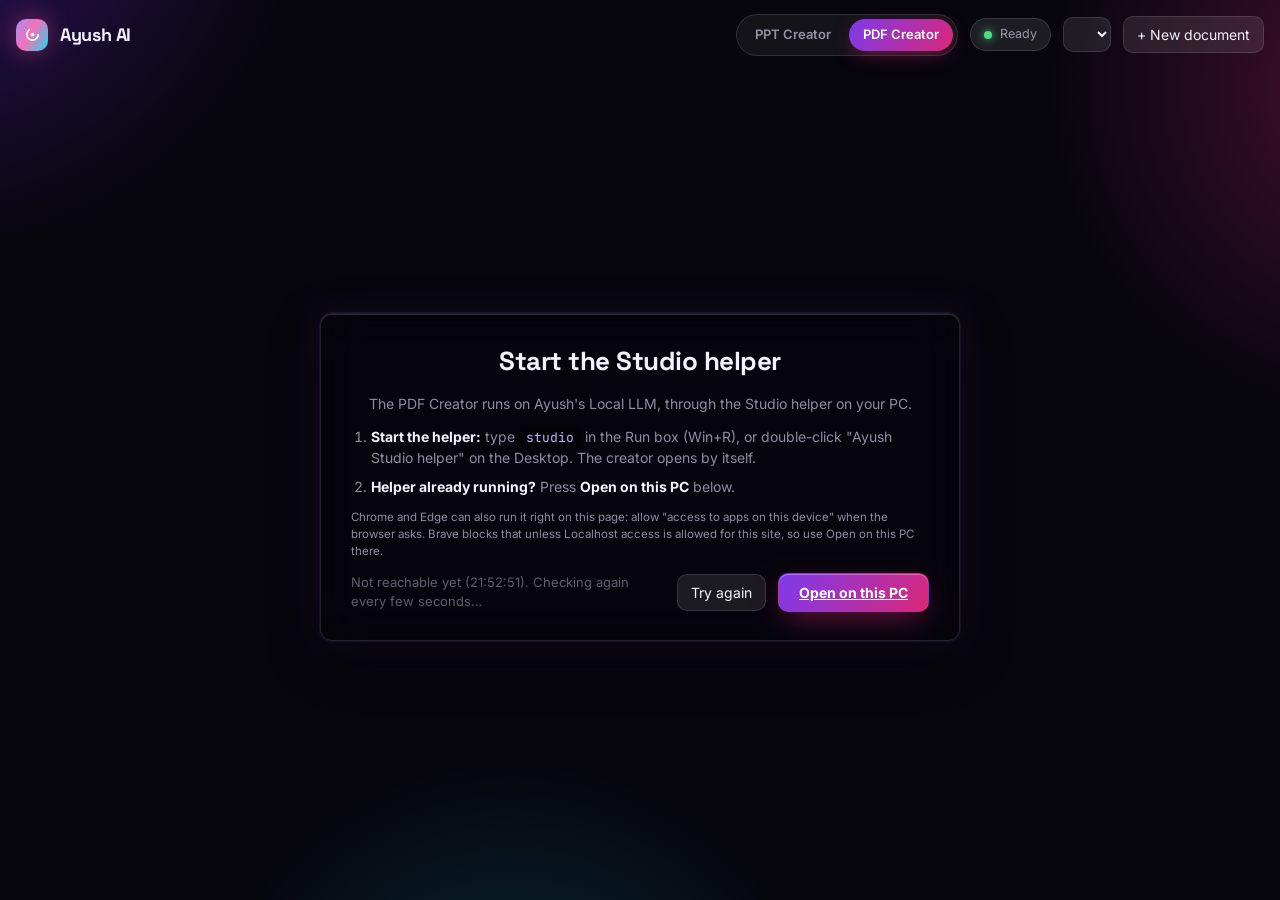
<file: tools/pdf-creator/index.html>
<!doctype html>
<html lang="en">
<head>
<meta charset="UTF-8">
<meta name="viewport" content="width=device-width,initial-scale=1">
<title>PDF Creator · Ayush AI</title>
<meta name="description" content="Ayush's Local LLM designs your PDF document from a prompt and references. Edit every page right here, then download the PDF.">
<meta name="theme-color" content="#07060d">
<link rel="icon" href="data:image/svg+xml,%3Csvg xmlns='http://www.w3.org/2000/svg' viewBox='0 0 32 32'%3E%3Cdefs%3E%3ClinearGradient id='g' x1='0' y1='0' x2='1' y2='1'%3E%3Cstop stop-color='%23a78bfa'/%3E%3Cstop offset='1' stop-color='%23f472b6'/%3E%3C/linearGradient%3E%3C/defs%3E%3Crect width='32' height='32' rx='9' fill='url(%23g)'/%3E%3Crect x='7' y='9' width='18' height='12' rx='2' fill='none' stroke='white' stroke-width='2.4'/%3E%3Cpath d='M12 25h8' stroke='white' stroke-width='2.4' stroke-linecap='round'/%3E%3C/svg%3E">
<link rel="preconnect" href="https://fonts.googleapis.com">
<link rel="preconnect" href="https://fonts.gstatic.com" crossorigin>
<link href="https://fonts.googleapis.com/css2?family=Inter:wght@400;500;600;700&family=Space+Grotesk:wght@500;600;700&family=JetBrains+Mono:wght@400&display=swap" rel="stylesheet">
<link rel="stylesheet" href="../creator/app.css">
</head>
<body>
<header>
  <a class="brand" href="../../" title="Back to Ayush AI">
    <span class="mark"><svg viewBox="0 0 24 24" fill="none" stroke="#fff" stroke-width="2.4" stroke-linecap="round"><circle cx="12" cy="12" r="8" stroke-dasharray="32 18"/><circle cx="12" cy="12" r="2.6" fill="#fff" stroke="none"/></svg></span>
    <h1>Ayush AI</h1>
  </a>
  <nav class="apps" aria-label="Creators"><a href="../ppt-creator/" id="navppt">PPT Creator</a><a href="../pdf-creator/" id="navpdf">PDF Creator</a></nav>
  <span id="pill" class="pill"><span class="dot"></span><span id="pilltext">Ready</span></span>
  <select id="docsel" aria-label="Open"></select>
  <button class="btn" id="newbtn">+ New</button>
</header>

<!-- ======================================================= the helper on this PC is not running -->
<main id="connect" hidden>
  <section class="panel card">
    <h2>Start the Studio helper</h2>
    <p>The <span id="cname">PDF Creator</span> runs on Ayush's Local LLM, through the Studio helper on your PC.</p>
    <ol>
      <li><b>Start the helper:</b> type <code>studio</code> in the Run box (Win+R), or double-click "Ayush Studio helper" on the Desktop. The creator opens by itself.</li>
      <li><b>Helper already running?</b> Press <b>Open on this PC</b> below.</li>
    </ol>
    <p class="hint">Chrome and Edge can also run it right on this page: allow "access to apps on this device" when the browser asks. Brave blocks that unless Localhost access is allowed for this site, so use Open on this PC there.</p>
    <div class="createrow"><span class="status grow" id="connstatus">Looking for the helper…</span><button class="btn" id="retry">Try again</button><a class="btn primary" id="openlocal" href="http://127.0.0.1:4455/tools/pdf-creator/">Open on this PC</a></div>
  </section>
</main>

<!-- ======================================================= new -->
<main id="newview">
  <section class="panel create">
    <div class="head" id="newhead">New presentation</div>
    <div class="body">
      <h2 id="newtitle">What should the <span>presentation</span> be about?</h2>
      <p class="sub" id="newsub">Ayush's Local LLM designs it from scratch. Afterwards every slide is editable right here.</p>
      <textarea id="prompt" placeholder="A topic, an outline, notes or the full content. e.g. &quot;10-slide pitch for our school's solar plan: costs, savings, timeline, for parents&quot;"></textarea>
      <div class="drop" id="drop">
        <button type="button" class="btn small" id="refbtn">+ References</button>
        <input type="file" id="reffiles" multiple hidden>
        <div class="chips grow" id="refchips"></div>
        <span class="hint" id="drophint">PDF, Word, PowerPoint, pictures or text: content to use, a look to follow, or pictures to put in. Drop files here.</span>
      </div>
      <div class="field">
        <label>Effort</label>
        <div class="inline"><div class="seg" id="effort"></div><span class="hint" id="efforthint"></span></div>
      </div>
      <details class="opt" id="optional">
        <summary>Optional: color theme, style, size</summary>
        <div class="inner">
          <div class="field"><label>Color theme</label><div class="swatches" id="themes"></div></div>
          <div class="field" id="customrow" hidden><label></label><div id="customcolors"><input type="color" id="c1" value="#1e1b4b"><input type="color" id="c2" value="#8b5cff"><input type="color" id="c3" value="#22e7ff"><input type="color" id="c4" value="#ffffff"><span class="hint">main · accent · highlight · light</span></div></div>
          <div class="field"><label>Style</label><div class="inline" id="styles"></div></div>
          <div class="field"><label></label><input type="text" id="styletext" placeholder="Or describe the style in your words (optional)" maxlength="200"></div>
          <div class="field" id="sizerow"><label>Size</label><div class="inline"><div class="seg" id="size"></div><div class="seg" id="orient"></div></div></div>
          <div class="field"><label id="countlabel">Slides</label><div class="inline"><input type="number" id="count" min="1" max="60" placeholder="Auto" style="width:90px"><span class="hint">Leave empty and the LLM decides.</span></div></div>
          <div class="field"><label>Name</label><input type="text" id="title" placeholder="Optional; taken from the content otherwise" maxlength="100"></div>
        </div>
      </details>
      <div class="createrow">
        <span class="hint grow">Enter to create · Shift+Enter for a new line</span>
        <button class="btn primary" id="create">Create ✨</button>
      </div>
    </div>
  </section>
  <section class="panel">
    <div class="head" id="recenthead">Your presentations</div>
    <div id="recent"></div>
  </section>
</main>

<!-- ======================================================= editor -->
<main id="editview" hidden>
  <aside class="panel">
    <div class="head"><span id="pagesword">Slides</span> <span class="grow"></span><span class="count" id="pagecount"></span></div>
    <div id="thumbs"></div>
    <div class="foot"><button class="btn small" id="addpage">+ Slide</button><button class="btn small" id="duppage">Duplicate</button></div>
  </aside>

  <section class="panel" id="center">
    <div class="toolbar">
      <input type="text" id="doctitle" maxlength="100" title="Name (click to rename)">
      <span class="sep"></span>
      <button class="tb" id="undo" title="Undo (Ctrl+Z)">↶</button>
      <button class="tb" id="redo" title="Redo (Ctrl+Y)">↷</button>
      <span class="sep"></span>
      <button class="tb" id="addtext" title="Add a text box">T+</button>
      <button class="tb" id="addimg" title="Add a picture">🖼</button>
      <button class="tb" id="addshape" title="Add a shape">◼</button>
      <input type="file" id="imgfile" accept="image/png,image/jpeg,image/webp,image/gif,image/svg+xml" hidden>
      <span class="sep"></span>
      <select id="font" title="Font"></select>
      <input type="number" id="fsize" min="6" max="400" title="Text size (px)">
      <button class="tb" id="bold" title="Bold (Ctrl+B)"><b>B</b></button>
      <button class="tb" id="italic" title="Italic (Ctrl+I)"><i>I</i></button>
      <button class="tb" id="under" title="Underline (Ctrl+U)"><u>U</u></button>
      <input type="color" id="tcolor" title="Text color">
      <button class="tb" data-align="left" title="Align left">⯇</button>
      <button class="tb" data-align="center" title="Center">≡</button>
      <button class="tb" data-align="right" title="Align right">⯈</button>
      <span class="sep"></span>
      <button class="tb" id="dup" title="Duplicate (Ctrl+D)">⧉</button>
      <button class="tb" id="front" title="Bring forward">⬆</button>
      <button class="tb" id="back" title="Send backward">⬇</button>
      <button class="tb" id="del" title="Delete (Del)">🗑</button>
      <span class="grow"></span>
      <select id="zoom" title="Zoom"><option value="fit">Fit</option><option value="0.5">50%</option><option value="0.75">75%</option><option value="1">100%</option><option value="1.5">150%</option></select>
      <span id="savestate"></span>
      <button class="btn small" id="versions">Versions</button>
      <button class="btn primary small" id="download">⬇ Download</button>
    </div>
    <div id="canvaswrap">
      <div id="busybar" hidden><span class="orb"></span><span id="busytext">The LLM is working. Watch it change here; editing is back when it is done.</span></div>
      <div id="canvas"><iframe id="frame" title="Design"></iframe></div>
      <div id="placeholder" hidden><div><div class="big" id="phbig"></div><div id="phsmall"></div></div></div>
    </div>
  </section>

  <div id="rightcol">
    <section class="panel">
      <div class="head">Design <span class="grow"></span><span class="count" id="sellabel"></span></div>
      <div id="insp">
        <p class="hint" id="inspempty" style="margin:0">Click anything to select it; drag to move, pull the corners to resize. Double-click text to type. Esc selects the box around it.</p>
        <div id="inspbox" hidden>
          <div class="irow"><button class="btn small" id="parentbtn">↑ Select the box around it</button><button class="btn small" id="replaceimg" hidden>Replace picture</button></div>
          <div class="irow"><label>Fill</label><input type="color" id="fill"><button class="btn small" id="nofill">None</button><label>Opacity</label><input type="range" id="opacity" min="0" max="1" step="0.05"></div>
          <div class="irow"><label>Corners</label><input type="number" id="radius" min="0" max="999"><label>Border</label><input type="number" id="bw" min="0" max="40"><input type="color" id="bc"></div>
          <div class="irow"><label>W</label><input type="number" id="wbox" min="4"><label>H</label><input type="number" id="hbox" min="4"><button class="btn small" id="autoh" title="Let the height follow the content">Auto H</button></div>
          <div class="irow" id="fitrow" hidden><label>Picture</label><select id="fit"><option value="cover">Fill the box</option><option value="contain">Show it whole</option></select></div>
        </div>
        <div id="inspslide" hidden>
          <div class="lbl" id="slidelbl">This slide</div>
          <div class="irow"><label>Background</label><input type="color" id="slidebg"><label>Name</label><input type="text" id="slidename" maxlength="60"></div>
          <div id="notesbox"><div class="lbl">Speaker notes</div><textarea id="notes" placeholder="What to say on this slide (goes into PowerPoint's notes)"></textarea></div>
        </div>
      </div>
    </section>
    <section class="panel">
      <div class="head">Ask Ayush's Local LLM <span class="grow"></span><span class="count" id="aicount"></span></div>
      <div id="feed" aria-live="polite"></div>
      <div id="live" hidden>
        <span class="orb"></span><span class="verb" id="verb">Thinking...</span><span id="doing"></span>
        <span class="meter"><span class="in"><b id="tin">0</b> in</span><span class="out"><b id="tout">0</b> out</span><span class="time"><b id="clock">0:00</b></span></span>
      </div>
      <form class="composer" id="aiform">
        <textarea id="aitext" placeholder="e.g. Turn slide 3 into a timeline · Add a slide about costs · Make it all green"></textarea>
        <div class="row">
          <select id="aiscope" title="What the change is about"></select>
          <select id="aieffort" title="Effort"></select>
          <button type="button" class="btn small" id="aiattach" title="Attach reference files">📎</button>
          <input type="file" id="aifiles" multiple hidden>
          <div class="chips grow" id="aichips"></div>
          <button type="button" class="btn danger small" id="aistop" hidden>Stop</button>
          <button type="submit" class="btn primary small" id="aisend">Send</button>
        </div>
      </form>
    </section>
  </div>
</main>

<!-- ======================================================= dialogs -->
<dialog id="dldlg">
  <form method="dialog" id="dlform">
    <h3>Download</h3>
    <div id="fmts"></div>
    <label class="hint" for="pin">Download PIN</label>
    <input type="password" id="pin" class="pinin" inputmode="numeric" autocomplete="off" maxlength="8">
    <p class="err" id="dlerr"></p>
    <div class="drow"><button type="button" class="link" id="changepin" hidden>Change PIN</button><span class="grow"></span><button type="button" class="btn" id="dlcancel">Cancel</button><button type="submit" class="btn primary" id="dlgo">Download</button></div>
  </form>
</dialog>

<dialog id="pindlg">
  <form method="dialog" id="pinform">
    <h3 id="pintitle">Set the download PIN</h3>
    <p class="hint" style="margin:0" id="pinsub">Every download asks for this PIN, on every PC. 4 to 8 digits.</p>
    <div id="oldpinrow"><label class="hint" for="oldpin">Current PIN</label><input type="password" id="oldpin" class="pinin" inputmode="numeric" autocomplete="off" maxlength="8"></div>
    <label class="hint" for="newpin">New PIN</label>
    <input type="password" id="newpin" class="pinin" inputmode="numeric" autocomplete="off" maxlength="8">
    <label class="hint" for="newpin2">New PIN again</label>
    <input type="password" id="newpin2" class="pinin" inputmode="numeric" autocomplete="off" maxlength="8">
    <p class="err" id="pinerr"></p>
    <div class="drow"><span class="grow"></span><button type="button" class="btn" id="pincancel">Cancel</button><button type="submit" class="btn primary">Save PIN</button></div>
  </form>
</dialog>

<dialog id="verdlg">
  <form method="dialog">
    <h3>Versions</h3>
    <p class="hint" style="margin:0">Saved before every AI change and restore, and every 10 minutes of hand edits. Restoring keeps the current one as a version too.</p>
    <div id="verlist"></div>
    <div class="drow"><span class="grow"></span><button class="btn">Close</button></div>
  </form>
</dialog>

<div id="toast" hidden></div>

<script src="../creator/app.js"></script>
</body>
</html>
</file>
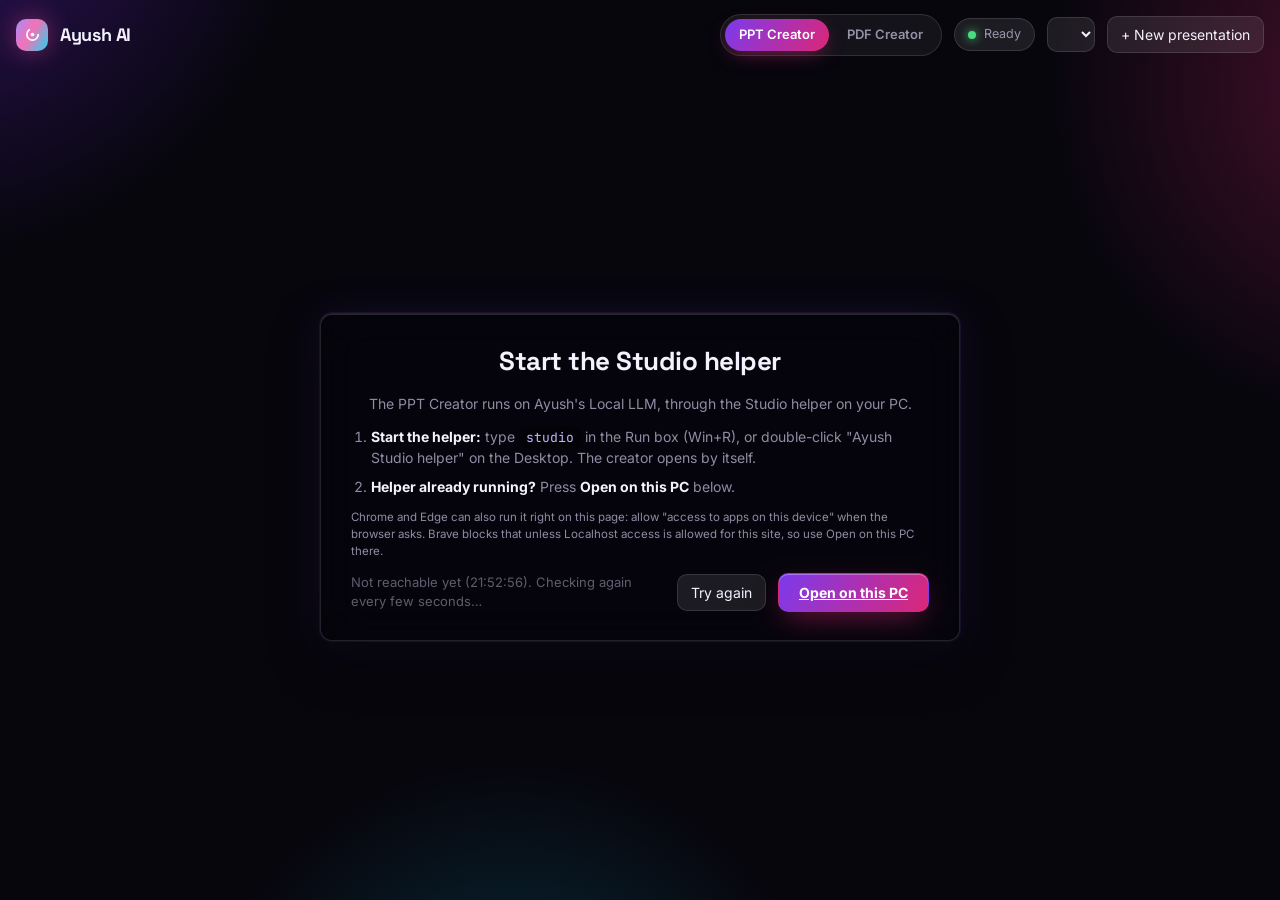
<file: tools/ppt-creator/index.html>
<!doctype html>
<html lang="en">
<head>
<meta charset="UTF-8">
<meta name="viewport" content="width=device-width,initial-scale=1">
<title>PPT Creator · Ayush AI</title>
<meta name="description" content="Ayush's Local LLM designs your presentation from a prompt and references. Edit every slide right here, then download PowerPoint or PDF.">
<meta name="theme-color" content="#07060d">
<link rel="icon" href="data:image/svg+xml,%3Csvg xmlns='http://www.w3.org/2000/svg' viewBox='0 0 32 32'%3E%3Cdefs%3E%3ClinearGradient id='g' x1='0' y1='0' x2='1' y2='1'%3E%3Cstop stop-color='%23a78bfa'/%3E%3Cstop offset='1' stop-color='%23f472b6'/%3E%3C/linearGradient%3E%3C/defs%3E%3Crect width='32' height='32' rx='9' fill='url(%23g)'/%3E%3Crect x='7' y='9' width='18' height='12' rx='2' fill='none' stroke='white' stroke-width='2.4'/%3E%3Cpath d='M12 25h8' stroke='white' stroke-width='2.4' stroke-linecap='round'/%3E%3C/svg%3E">
<link rel="preconnect" href="https://fonts.googleapis.com">
<link rel="preconnect" href="https://fonts.gstatic.com" crossorigin>
<link href="https://fonts.googleapis.com/css2?family=Inter:wght@400;500;600;700&family=Space+Grotesk:wght@500;600;700&family=JetBrains+Mono:wght@400&display=swap" rel="stylesheet">
<link rel="stylesheet" href="../creator/app.css">
</head>
<body>
<header>
  <a class="brand" href="../../" title="Back to Ayush AI">
    <span class="mark"><svg viewBox="0 0 24 24" fill="none" stroke="#fff" stroke-width="2.4" stroke-linecap="round"><circle cx="12" cy="12" r="8" stroke-dasharray="32 18"/><circle cx="12" cy="12" r="2.6" fill="#fff" stroke="none"/></svg></span>
    <h1>Ayush AI</h1>
  </a>
  <nav class="apps" aria-label="Creators"><a href="../ppt-creator/" id="navppt">PPT Creator</a><a href="../pdf-creator/" id="navpdf">PDF Creator</a></nav>
  <span id="pill" class="pill"><span class="dot"></span><span id="pilltext">Ready</span></span>
  <select id="docsel" aria-label="Open"></select>
  <button class="btn" id="newbtn">+ New</button>
</header>

<!-- ======================================================= the helper on this PC is not running -->
<main id="connect" hidden>
  <section class="panel card">
    <h2>Start the Studio helper</h2>
    <p>The <span id="cname">PPT Creator</span> runs on Ayush's Local LLM, through the Studio helper on your PC.</p>
    <ol>
      <li><b>Start the helper:</b> type <code>studio</code> in the Run box (Win+R), or double-click "Ayush Studio helper" on the Desktop. The creator opens by itself.</li>
      <li><b>Helper already running?</b> Press <b>Open on this PC</b> below.</li>
    </ol>
    <p class="hint">Chrome and Edge can also run it right on this page: allow "access to apps on this device" when the browser asks. Brave blocks that unless Localhost access is allowed for this site, so use Open on this PC there.</p>
    <div class="createrow"><span class="status grow" id="connstatus">Looking for the helper…</span><button class="btn" id="retry">Try again</button><a class="btn primary" id="openlocal" href="http://127.0.0.1:4455/tools/ppt-creator/">Open on this PC</a></div>
  </section>
</main>

<!-- ======================================================= new -->
<main id="newview">
  <section class="panel create">
    <div class="head" id="newhead">New presentation</div>
    <div class="body">
      <h2 id="newtitle">What should the <span>presentation</span> be about?</h2>
      <p class="sub" id="newsub">Ayush's Local LLM designs it from scratch. Afterwards every slide is editable right here.</p>
      <textarea id="prompt" placeholder="A topic, an outline, notes or the full content. e.g. &quot;10-slide pitch for our school's solar plan: costs, savings, timeline, for parents&quot;"></textarea>
      <div class="drop" id="drop">
        <button type="button" class="btn small" id="refbtn">+ References</button>
        <input type="file" id="reffiles" multiple hidden>
        <div class="chips grow" id="refchips"></div>
        <span class="hint" id="drophint">PDF, Word, PowerPoint, pictures or text: content to use, a look to follow, or pictures to put in. Drop files here.</span>
      </div>
      <div class="field">
        <label>Effort</label>
        <div class="inline"><div class="seg" id="effort"></div><span class="hint" id="efforthint"></span></div>
      </div>
      <details class="opt" id="optional">
        <summary>Optional: color theme, style, size</summary>
        <div class="inner">
          <div class="field"><label>Color theme</label><div class="swatches" id="themes"></div></div>
          <div class="field" id="customrow" hidden><label></label><div id="customcolors"><input type="color" id="c1" value="#1e1b4b"><input type="color" id="c2" value="#8b5cff"><input type="color" id="c3" value="#22e7ff"><input type="color" id="c4" value="#ffffff"><span class="hint">main · accent · highlight · light</span></div></div>
          <div class="field"><label>Style</label><div class="inline" id="styles"></div></div>
          <div class="field"><label></label><input type="text" id="styletext" placeholder="Or describe the style in your words (optional)" maxlength="200"></div>
          <div class="field" id="sizerow"><label>Size</label><div class="inline"><div class="seg" id="size"></div><div class="seg" id="orient"></div></div></div>
          <div class="field"><label id="countlabel">Slides</label><div class="inline"><input type="number" id="count" min="1" max="60" placeholder="Auto" style="width:90px"><span class="hint">Leave empty and the LLM decides.</span></div></div>
          <div class="field"><label>Name</label><input type="text" id="title" placeholder="Optional; taken from the content otherwise" maxlength="100"></div>
        </div>
      </details>
      <div class="createrow">
        <span class="hint grow">Enter to create · Shift+Enter for a new line</span>
        <button class="btn primary" id="create">Create ✨</button>
      </div>
    </div>
  </section>
  <section class="panel">
    <div class="head" id="recenthead">Your presentations</div>
    <div id="recent"></div>
  </section>
</main>

<!-- ======================================================= editor -->
<main id="editview" hidden>
  <aside class="panel">
    <div class="head"><span id="pagesword">Slides</span> <span class="grow"></span><span class="count" id="pagecount"></span></div>
    <div id="thumbs"></div>
    <div class="foot"><button class="btn small" id="addpage">+ Slide</button><button class="btn small" id="duppage">Duplicate</button></div>
  </aside>

  <section class="panel" id="center">
    <div class="toolbar">
      <input type="text" id="doctitle" maxlength="100" title="Name (click to rename)">
      <span class="sep"></span>
      <button class="tb" id="undo" title="Undo (Ctrl+Z)">↶</button>
      <button class="tb" id="redo" title="Redo (Ctrl+Y)">↷</button>
      <span class="sep"></span>
      <button class="tb" id="addtext" title="Add a text box">T+</button>
      <button class="tb" id="addimg" title="Add a picture">🖼</button>
      <button class="tb" id="addshape" title="Add a shape">◼</button>
      <input type="file" id="imgfile" accept="image/png,image/jpeg,image/webp,image/gif,image/svg+xml" hidden>
      <span class="sep"></span>
      <select id="font" title="Font"></select>
      <input type="number" id="fsize" min="6" max="400" title="Text size (px)">
      <button class="tb" id="bold" title="Bold (Ctrl+B)"><b>B</b></button>
      <button class="tb" id="italic" title="Italic (Ctrl+I)"><i>I</i></button>
      <button class="tb" id="under" title="Underline (Ctrl+U)"><u>U</u></button>
      <input type="color" id="tcolor" title="Text color">
      <button class="tb" data-align="left" title="Align left">⯇</button>
      <button class="tb" data-align="center" title="Center">≡</button>
      <button class="tb" data-align="right" title="Align right">⯈</button>
      <span class="sep"></span>
      <button class="tb" id="dup" title="Duplicate (Ctrl+D)">⧉</button>
      <button class="tb" id="front" title="Bring forward">⬆</button>
      <button class="tb" id="back" title="Send backward">⬇</button>
      <button class="tb" id="del" title="Delete (Del)">🗑</button>
      <span class="grow"></span>
      <select id="zoom" title="Zoom"><option value="fit">Fit</option><option value="0.5">50%</option><option value="0.75">75%</option><option value="1">100%</option><option value="1.5">150%</option></select>
      <span id="savestate"></span>
      <button class="btn small" id="versions">Versions</button>
      <button class="btn primary small" id="download">⬇ Download</button>
    </div>
    <div id="canvaswrap">
      <div id="busybar" hidden><span class="orb"></span><span id="busytext">The LLM is working. Watch it change here; editing is back when it is done.</span></div>
      <div id="canvas"><iframe id="frame" title="Design"></iframe></div>
      <div id="placeholder" hidden><div><div class="big" id="phbig"></div><div id="phsmall"></div></div></div>
    </div>
  </section>

  <div id="rightcol">
    <section class="panel">
      <div class="head">Design <span class="grow"></span><span class="count" id="sellabel"></span></div>
      <div id="insp">
        <p class="hint" id="inspempty" style="margin:0">Click anything to select it; drag to move, pull the corners to resize. Double-click text to type. Esc selects the box around it.</p>
        <div id="inspbox" hidden>
          <div class="irow"><button class="btn small" id="parentbtn">↑ Select the box around it</button><button class="btn small" id="replaceimg" hidden>Replace picture</button></div>
          <div class="irow"><label>Fill</label><input type="color" id="fill"><button class="btn small" id="nofill">None</button><label>Opacity</label><input type="range" id="opacity" min="0" max="1" step="0.05"></div>
          <div class="irow"><label>Corners</label><input type="number" id="radius" min="0" max="999"><label>Border</label><input type="number" id="bw" min="0" max="40"><input type="color" id="bc"></div>
          <div class="irow"><label>W</label><input type="number" id="wbox" min="4"><label>H</label><input type="number" id="hbox" min="4"><button class="btn small" id="autoh" title="Let the height follow the content">Auto H</button></div>
          <div class="irow" id="fitrow" hidden><label>Picture</label><select id="fit"><option value="cover">Fill the box</option><option value="contain">Show it whole</option></select></div>
        </div>
        <div id="inspslide" hidden>
          <div class="lbl" id="slidelbl">This slide</div>
          <div class="irow"><label>Background</label><input type="color" id="slidebg"><label>Name</label><input type="text" id="slidename" maxlength="60"></div>
          <div id="notesbox"><div class="lbl">Speaker notes</div><textarea id="notes" placeholder="What to say on this slide (goes into PowerPoint's notes)"></textarea></div>
        </div>
      </div>
    </section>
    <section class="panel">
      <div class="head">Ask Ayush's Local LLM <span class="grow"></span><span class="count" id="aicount"></span></div>
      <div id="feed" aria-live="polite"></div>
      <div id="live" hidden>
        <span class="orb"></span><span class="verb" id="verb">Thinking...</span><span id="doing"></span>
        <span class="meter"><span class="in"><b id="tin">0</b> in</span><span class="out"><b id="tout">0</b> out</span><span class="time"><b id="clock">0:00</b></span></span>
      </div>
      <form class="composer" id="aiform">
        <textarea id="aitext" placeholder="e.g. Turn slide 3 into a timeline · Add a slide about costs · Make it all green"></textarea>
        <div class="row">
          <select id="aiscope" title="What the change is about"></select>
          <select id="aieffort" title="Effort"></select>
          <button type="button" class="btn small" id="aiattach" title="Attach reference files">📎</button>
          <input type="file" id="aifiles" multiple hidden>
          <div class="chips grow" id="aichips"></div>
          <button type="button" class="btn danger small" id="aistop" hidden>Stop</button>
          <button type="submit" class="btn primary small" id="aisend">Send</button>
        </div>
      </form>
    </section>
  </div>
</main>

<!-- ======================================================= dialogs -->
<dialog id="dldlg">
  <form method="dialog" id="dlform">
    <h3>Download</h3>
    <div id="fmts"></div>
    <label class="hint" for="pin">Download PIN</label>
    <input type="password" id="pin" class="pinin" inputmode="numeric" autocomplete="off" maxlength="8">
    <p class="err" id="dlerr"></p>
    <div class="drow"><button type="button" class="link" id="changepin" hidden>Change PIN</button><span class="grow"></span><button type="button" class="btn" id="dlcancel">Cancel</button><button type="submit" class="btn primary" id="dlgo">Download</button></div>
  </form>
</dialog>

<dialog id="pindlg">
  <form method="dialog" id="pinform">
    <h3 id="pintitle">Set the download PIN</h3>
    <p class="hint" style="margin:0" id="pinsub">Every download asks for this PIN, on every PC. 4 to 8 digits.</p>
    <div id="oldpinrow"><label class="hint" for="oldpin">Current PIN</label><input type="password" id="oldpin" class="pinin" inputmode="numeric" autocomplete="off" maxlength="8"></div>
    <label class="hint" for="newpin">New PIN</label>
    <input type="password" id="newpin" class="pinin" inputmode="numeric" autocomplete="off" maxlength="8">
    <label class="hint" for="newpin2">New PIN again</label>
    <input type="password" id="newpin2" class="pinin" inputmode="numeric" autocomplete="off" maxlength="8">
    <p class="err" id="pinerr"></p>
    <div class="drow"><span class="grow"></span><button type="button" class="btn" id="pincancel">Cancel</button><button type="submit" class="btn primary">Save PIN</button></div>
  </form>
</dialog>

<dialog id="verdlg">
  <form method="dialog">
    <h3>Versions</h3>
    <p class="hint" style="margin:0">Saved before every AI change and restore, and every 10 minutes of hand edits. Restoring keeps the current one as a version too.</p>
    <div id="verlist"></div>
    <div class="drow"><span class="grow"></span><button class="btn">Close</button></div>
  </form>
</dialog>

<div id="toast" hidden></div>

<script src="../creator/app.js"></script>
</body>
</html>
</file>
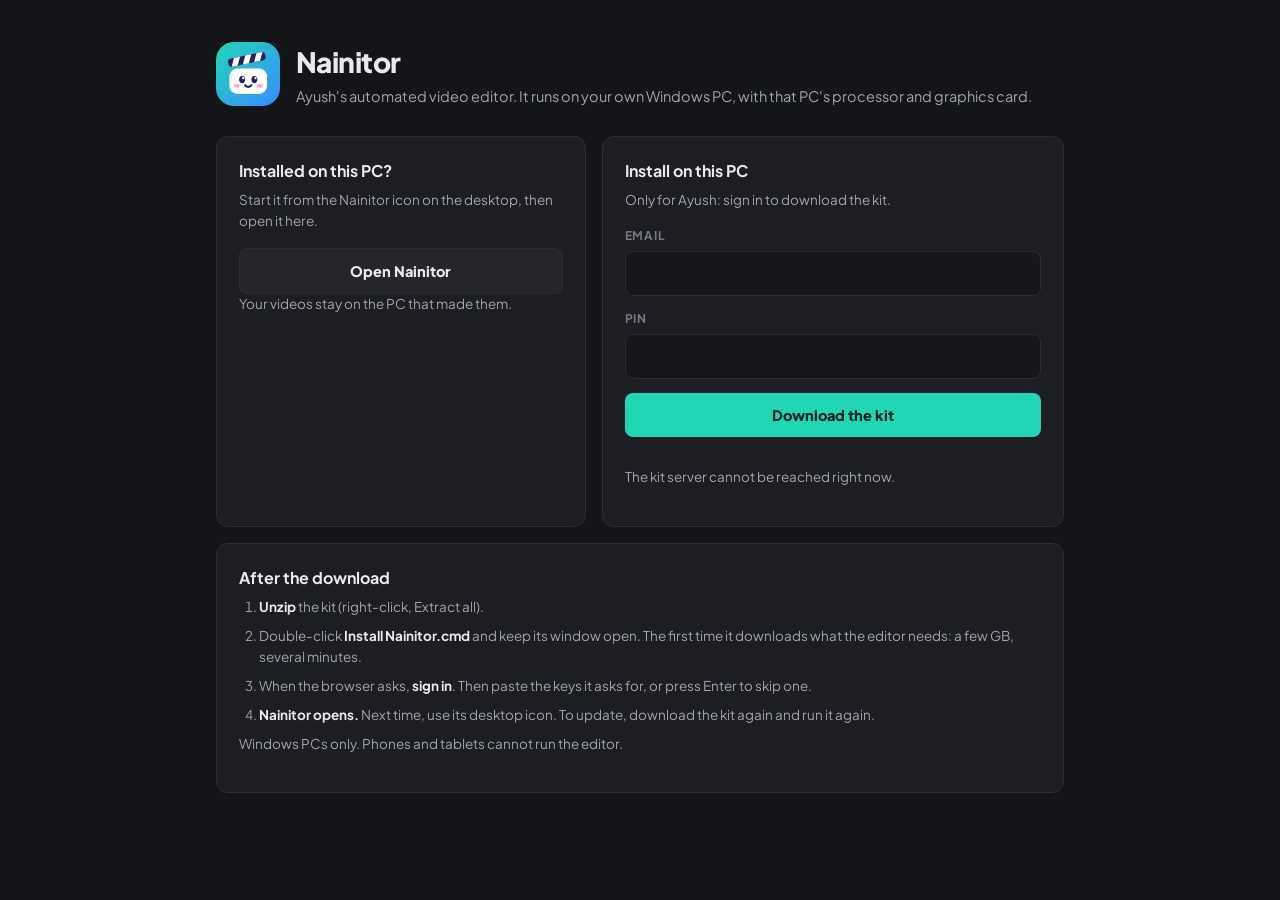
<file: tools/video-editor/index.html>
<!doctype html>
<html lang="en">
<head>
<meta charset="utf-8">
<meta name="viewport" content="width=device-width, initial-scale=1">
<title>Nainitor · Video Editor</title>
<meta name="description" content="Nainitor, Ayush's automated video editor: install it on a Windows PC with your email and PIN.">
<link rel="preconnect" href="https://fonts.googleapis.com">
<link rel="preconnect" href="https://fonts.gstatic.com" crossorigin>
<link rel="stylesheet" href="https://fonts.googleapis.com/css2?family=Plus+Jakarta+Sans:wght@400;500;600;700;800&display=swap">
<style>
  /* Nainitor's own look (Filmora's flat dark and teal, as in the editor). Installed on a PC, the
     editor runs there: this page only opens it, or hands out the kit after the email and PIN. */
  :root {
    --bg: #141519; --panel: #1d1e23; --panel-2: #25262c; --line: #2c2d34;
    --text: #e9eaee; --muted: #a3a5ae; --faint: #777a85; --accent: #20d6b5; --accent-ink: #062520; --bad: #ff6b7f;
  }
  * { box-sizing: border-box; }
  html { background: var(--bg); }
  body { margin: 0; min-height: 100vh; color: var(--text); font: 14.5px/1.55 "Plus Jakarta Sans", "Segoe UI", system-ui, sans-serif; background: var(--bg); }
  main { max-width: 880px; margin: 0 auto; padding: 40px 16px 56px; }
  header { display: flex; align-items: center; gap: 16px; margin-bottom: 28px; }
  .mark { flex: 0 0 auto; width: 64px; height: 64px; border-radius: 18px; display: grid; place-items: center; background: linear-gradient(135deg, #20d6b5, #3a8bff); }
  .mark svg { width: 82%; height: 82%; display: block; }
  h1 { margin: 0; font-size: 28px; font-weight: 800; letter-spacing: -0.02em; }
  header p { margin: 2px 0 0; color: var(--muted); }
  .grid { display: grid; grid-template-columns: 1fr 1.25fr; gap: 16px; }
  @media (max-width: 760px) { .grid { grid-template-columns: 1fr; } }
  .card { background: var(--panel); border: 1px solid var(--line); border-radius: 12px; padding: 22px; }
  .card h2 { margin: 0 0 6px; font-size: 16px; }
  .card > p { margin: 0 0 16px; color: var(--muted); font-size: 13.5px; }
  label { display: block; margin: 0 0 6px; font-size: 12px; font-weight: 700; color: var(--faint); text-transform: uppercase; letter-spacing: 0.06em; }
  input { width: 100%; margin-bottom: 14px; padding: 10px 12px; border-radius: 8px; border: 1px solid var(--line); background: #16171b; color: var(--text); font: inherit; outline: none; }
  input:focus { border-color: var(--accent); box-shadow: 0 0 0 2px rgba(32, 214, 181, 0.18); }
  #pin { letter-spacing: 0.4em; }
  .btn { display: inline-flex; align-items: center; justify-content: center; gap: 8px; width: 100%; padding: 11px 16px; border: 0; border-radius: 8px; font: inherit; font-weight: 800; cursor: pointer; text-decoration: none; }
  .btn.primary { background: var(--accent); color: var(--accent-ink); }
  .btn.primary:hover { background: #43e1c5; }
  .btn.ghost { background: var(--panel-2); color: var(--text); border: 1px solid var(--line); }
  .btn.ghost:hover { border-color: #3b3d45; background: #2e2f36; }
  .btn:disabled { opacity: 0.55; cursor: default; }
  .info { margin: 12px 0 0; color: var(--faint); font-size: 12.5px; }
  #msg { min-height: 20px; margin: 10px 0 0; font-size: 13px; color: var(--bad); }
  #msg.ok { color: var(--accent); }
  .bar { height: 4px; margin-top: 12px; border-radius: 4px; background: var(--panel-2); overflow: hidden; }
  .bar i { display: block; height: 100%; width: 0; background: var(--accent); transition: width 0.2s; }
  ol { margin: 0; padding-left: 20px; color: var(--muted); font-size: 13.5px; }
  ol li { margin: 0 0 8px; }
  ol b { color: var(--text); }
  .note { margin-top: 16px; color: var(--faint); font-size: 12.5px; }
  :focus-visible { outline: 2px solid var(--accent); outline-offset: 2px; }
</style>
</head>
<body>
<main>
  <header>
    <div class="mark"><svg viewBox="0 0 64 64" aria-hidden="true"><g transform="rotate(-12 12 24)"><rect x="9" y="13" width="46" height="10" rx="3.5" fill="#2b2257"/><path d="M17 13h7.5l-5 10h-7.5zM31 13h7.5l-5 10h-7.5zM45 13h7.5l-5 10h-7.5z" fill="#fff"/></g><rect x="9" y="25" width="46" height="31" rx="10" fill="#fff"/><ellipse cx="24.5" cy="38.5" rx="3.6" ry="4.4" fill="#2b2257"/><ellipse cx="39.5" cy="38.5" rx="3.6" ry="4.4" fill="#2b2257"/><circle cx="25.8" cy="36.8" r="1.4" fill="#fff"/><circle cx="40.8" cy="36.8" r="1.4" fill="#fff"/><ellipse cx="17.8" cy="46" rx="3.8" ry="2.4" fill="#ff8fd6" opacity=".8"/><ellipse cx="46.2" cy="46" rx="3.8" ry="2.4" fill="#ff8fd6" opacity=".8"/><path d="M28.2 45.5q3.8 3.8 7.6 0" stroke="#2b2257" stroke-width="2.6" fill="none" stroke-linecap="round"/></svg></div>
    <div>
      <h1>Nainitor</h1>
      <p>Ayush's automated video editor. It runs on your own Windows PC, with that PC's processor and graphics card.</p>
    </div>
  </header>

  <div class="grid">
    <section class="card" aria-labelledby="open-h">
      <h2 id="open-h">Installed on this PC?</h2>
      <p>Start it from the Nainitor icon on the desktop, then open it here.</p>
      <a class="btn ghost" href="http://127.0.0.1:4321" target="_blank" rel="noopener">Open Nainitor</a>
      <p class="note">Your videos stay on the PC that made them.</p>
    </section>

    <section class="card" aria-labelledby="kit-h">
      <h2 id="kit-h">Install on this PC</h2>
      <p>Only for Ayush: sign in to download the kit.</p>
      <form id="form">
        <label for="email">Email</label>
        <input id="email" type="email" autocomplete="username" required>
        <label for="pin">PIN</label>
        <input id="pin" type="password" inputmode="numeric" autocomplete="current-password" maxlength="12" required>
        <button class="btn primary" id="go" type="submit">Download the kit</button>
        <div class="bar" id="bar" hidden><i></i></div>
        <div id="msg" role="status"></div>
      </form>
      <p class="info" id="kitinfo"></p>
    </section>
  </div>

  <section class="card" style="margin-top:16px" aria-labelledby="steps-h">
    <h2 id="steps-h">After the download</h2>
    <ol>
      <li><b>Unzip</b> the kit (right-click, Extract all).</li>
      <li>Double-click <b>Install Nainitor.cmd</b> and keep its window open. The first time it downloads what the editor needs: a few GB, several minutes.</li>
      <li>When the browser asks, <b>sign in</b>. Then paste the keys it asks for, or press Enter to skip one.</li>
      <li><b>Nainitor opens.</b> Next time, use its desktop icon. To update, download the kit again and run it again.</li>
    </ol>
    <p class="note">Windows PCs only. Phones and tablets cannot run the editor.</p>
  </section>
</main>
<script>
  const API = 'https://nainitor.edovu.workers.dev';
  const $ = (id) => document.getElementById(id);
  const mb = (n) => `${(n / 1048576).toFixed(0)} MB`;
  fetch(`${API}/kit/info`)
    .then((r) => r.json())
    .then((k) => { $('kitinfo').textContent = `Kit ${k.version} · ${mb(k.size)}`; })
    .catch(() => { $('kitinfo').textContent = 'The kit server cannot be reached right now.'; });
  try { $('email').value = localStorage.getItem('nainitor-email') || ''; } catch {}

  $('form').onsubmit = async (e) => {
    e.preventDefault();
    const msg = $('msg');
    msg.className = '';
    msg.textContent = '';
    $('go').disabled = true;
    try {
      const r = await fetch(`${API}/kit`, {method: 'POST', headers: {'Content-Type': 'application/json'}, body: JSON.stringify({email: $('email').value, pin: $('pin').value})});
      if (!r.ok) {
        msg.textContent = (await r.json().catch(() => ({}))).error || 'That did not work.';
        return;
      }
      try { localStorage.setItem('nainitor-email', $('email').value.trim()); } catch {}
      const total = Number(r.headers.get('Content-Length')) || 0;
      const name = (/filename="([^"]+)"/.exec(r.headers.get('Content-Disposition') || '') || [])[1] || 'Nainitor Kit.zip';
      const bar = $('bar');
      bar.hidden = false;
      const reader = r.body.getReader();
      const chunks = [];
      let got = 0;
      for (;;) {
        const {done, value} = await reader.read();
        if (done) break;
        chunks.push(value);
        got += value.length;
        if (total) bar.firstElementChild.style.width = `${Math.round((got / total) * 100)}%`;
        msg.className = 'ok';
        msg.textContent = `Downloading... ${mb(got)}${total ? ` of ${mb(total)}` : ''}`;
      }
      const url = URL.createObjectURL(new Blob(chunks, {type: 'application/zip'}));
      const a = document.createElement('a');
      a.href = url;
      a.download = name;
      document.body.append(a);
      a.click();
      a.remove();
      setTimeout(() => URL.revokeObjectURL(url), 60000);
      $('pin').value = '';
      msg.className = 'ok';
      msg.textContent = `Saved: ${name}. Now follow the steps below.`;
    } catch {
      msg.textContent = 'The kit server cannot be reached. Check the internet connection.';
    } finally {
      $('go').disabled = false;
    }
  };
</script>
</body>
</html>
</file>
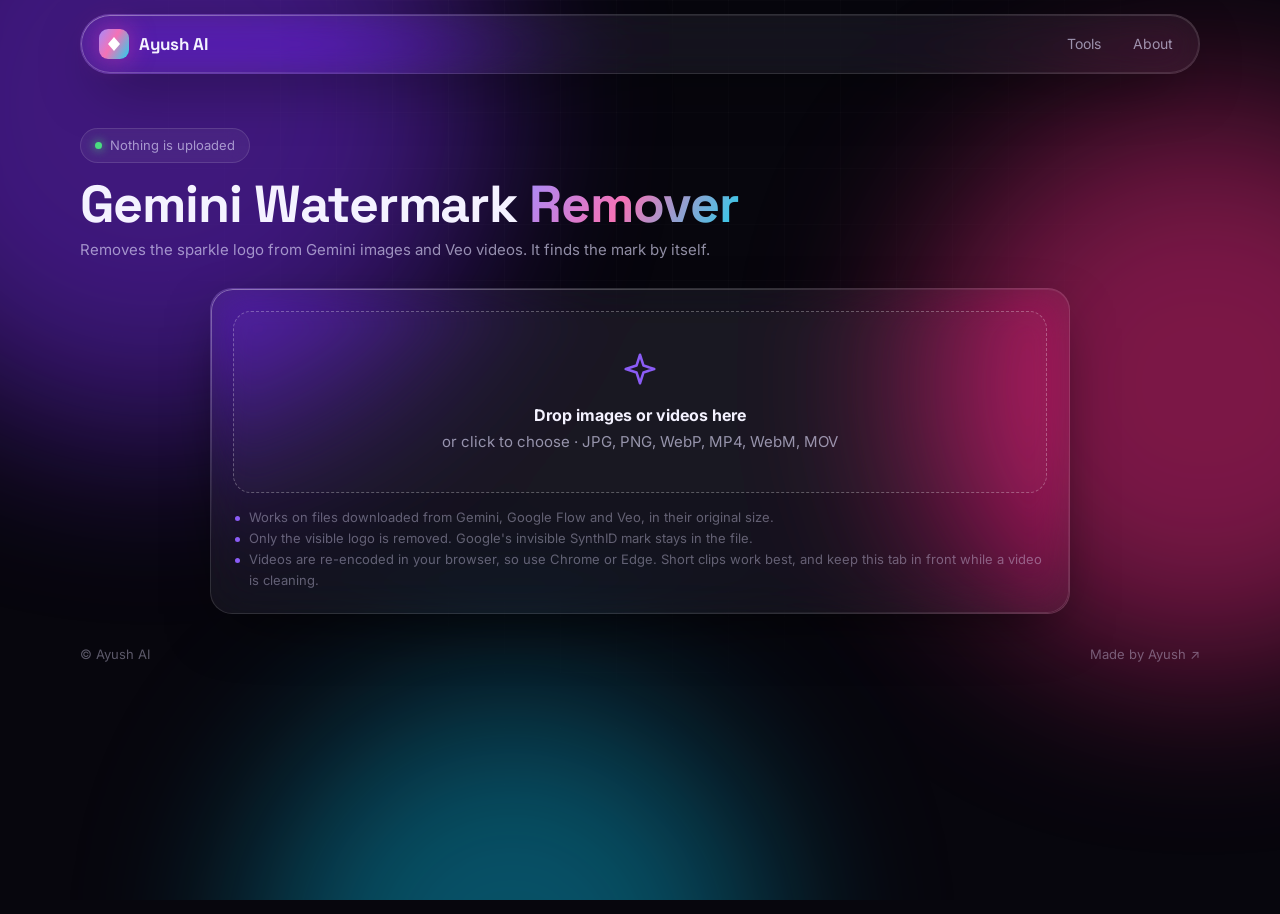
<file: tools/watermark/index.html>
<!doctype html><html lang="en"><head><meta charset="UTF-8"><meta name="viewport" content="width=device-width,initial-scale=1"><title>Gemini Watermark Remover · Ayush AI</title><meta name="description" content="Remove the visible Gemini / Veo sparkle watermark from AI images and videos, fully in your browser."><meta name="theme-color" content="#07060d"><link rel="icon" href="data:image/svg+xml,%3Csvg xmlns='http://www.w3.org/2000/svg' viewBox='0 0 32 32'%3E%3Cdefs%3E%3ClinearGradient id='g' x1='0' y1='0' x2='1' y2='1'%3E%3Cstop stop-color='%23a78bfa'/%3E%3Cstop offset='1' stop-color='%23f472b6'/%3E%3C/linearGradient%3E%3C/defs%3E%3Crect width='32' height='32' rx='9' fill='url(%23g)'/%3E%3Cpath d='M16 7l8 9-8 9-8-9z' fill='white'/%3E%3C/svg%3E"><link rel="preconnect" href="https://fonts.googleapis.com"><link rel="preconnect" href="https://fonts.gstatic.com" crossorigin><link href="https://fonts.googleapis.com/css2?family=Inter:wght@400;500;600;700&family=Space+Grotesk:wght@500;700&display=swap" rel="stylesheet"><script>self!==top&&document.documentElement.classList.add("embed")</script><link rel="stylesheet" href="../../assets/style.css"><style>[hidden]{display:none!important}.narrow{max-width:860px;margin:0 auto}.notes{margin:14px 0 0;padding:0;list-style:none;color:var(--faint);font-size:13px}.notes li{padding-left:16px;position:relative}.notes li::before{content:"";position:absolute;left:2px;top:9px;width:5px;height:5px;border-radius:50%;background:var(--violet)}.item{display:grid;gap:16px}.shot{position:relative;border-radius:14px;overflow:hidden;background:rgba(0,0,0,.35);border:1px solid var(--edge);min-height:160px;display:grid;place-items:center}.shot img,.shot video{display:block;max-width:100%;max-height:78vh}.shot>:nth-child(3){position:absolute;inset:0;width:100%;height:100%;max-height:none;object-fit:contain}.shot .tag{position:absolute;left:8px;top:8px;z-index:2;font-size:11px;font-weight:600;padding:3px 8px;border-radius:99px;background:rgba(0,0,0,.6)}.item h3{margin:0 0 2px;font:600 15px Inter,sans-serif;overflow:hidden;text-overflow:ellipsis;white-space:nowrap;letter-spacing:0}.item .status{margin-top:4px}.item .bar{margin-top:10px}#list .panel{margin-top:18px}#engine{position:fixed;left:-4000px;top:0;width:1280px;height:720px;border:0;opacity:0;pointer-events:none}</style></head><body><div class="aurora"><i></i><i></i><i></i></div><div class="grain"></div><div class="wrap"><nav class="nav glass"><a class="brand" href="../../"><span class="logo"><svg viewBox="0 0 16 16"><path d="M8 1l6 7-6 7-6-7z" fill="#fff"/></svg></span>Ayush AI</a><div class="nav-links"><a href="../../#tools">Tools</a> <a href="https://gamedevayush.github.io/aboutme/" target="_blank" rel="noopener">About</a></div></nav><header class="page-head"><span class="pill"><span class="dot"></span>Nothing is uploaded</span><h1>Gemini Watermark <span class="grad-text">Remover</span></h1><p>Removes the sparkle logo from Gemini images and Veo videos. It finds the mark by itself.</p></header><div class="narrow"><div class="panel glass"><div class="drop" id="drop"><svg viewBox="0 0 24 24" fill="none" stroke="currentColor" stroke-width="1.6" stroke-linecap="round" stroke-linejoin="round"><path d="M12 3l2.2 6.8L21 12l-6.8 2.2L12 21l-2.2-6.8L3 12l6.8-2.2z"/></svg> <strong>Drop images or videos here</strong> <span>or click to choose · JPG, PNG, WebP, MP4, WebM, MOV</span> <input type="file" id="fileInput" accept="image/jpeg,image/png,image/webp,video/mp4,video/webm,video/quicktime" multiple="multiple" hidden></div><ul class="notes"><li>Works on files downloaded from Gemini, Google Flow and Veo, in their original size.</li><li>Only the visible logo is removed. Google's invisible SynthID mark stays in the file.</li><li>Videos are re-encoded in your browser, so use Chrome or Edge. Short clips work best, and keep this tab in front while a video is cleaning.</li></ul></div><div id="list"></div></div><footer><span>© Ayush AI</span> <a href="https://gamedevayush.github.io/aboutme/" target="_blank" rel="noopener">Made by Ayush ↗</a></footer></div><template id="itemTpl"><div class="panel glass item"><div class="shot"><span class="tag">Original</span></div><div><h3></h3><div class="status">Waiting…</div><div class="bar indet"><i></i></div><div class="actions" hidden><button class="btn compare">Hold to see original</button> <button class="btn primary save"><svg viewBox="0 0 24 24" fill="none" stroke="currentColor" stroke-width="2" stroke-linecap="round"><path d="M12 4v11M7 10l5 5 5-5M5 20h14"/></svg> Download</button></div></div></div></template><iframe id="engine" title="Video engine" tabindex="-1" aria-hidden="true"></iframe><script type="module" src="app.js"></script></body></html>
</file>
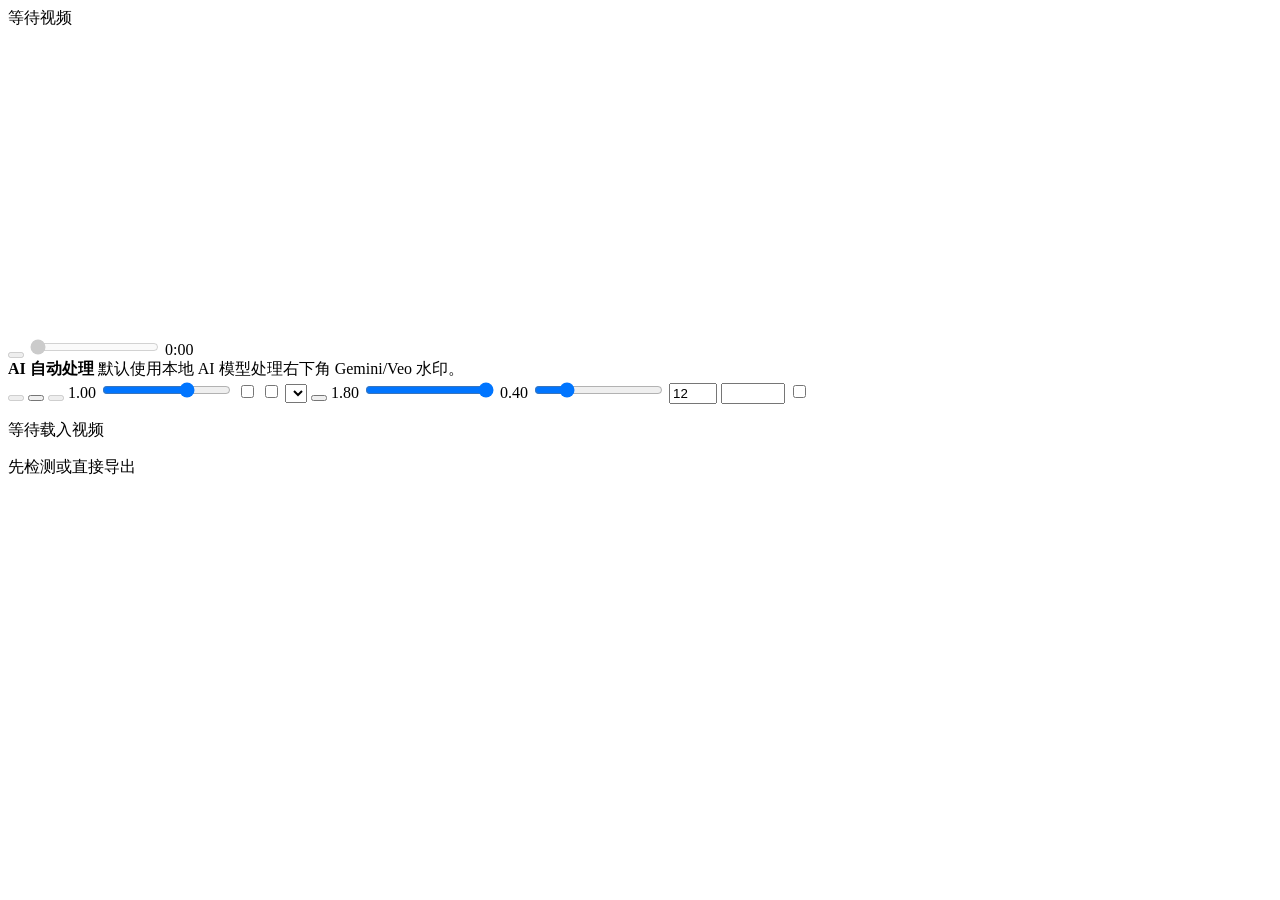
<file: tools/watermark/engine/index.html>
<!doctype html><html lang="en"><head><meta charset="UTF-8"><meta name="robots" content="noindex, nofollow"><title>Video engine</title></head><body><span id="progressText"></span><div id="comparePlayer"><video id="originalVideo" playsinline preload="metadata"></video><div id="originalEmpty"></div><video id="processedVideo" playsinline preload="metadata" muted></video><span id="afterBadge" hidden></span><div id="processedEmpty"></div></div><button id="playPauseBtn" type="button" data-playing="false" disabled="disabled"></button> <input id="scrubber" type="range" min="0" max="1000" value="0" disabled="disabled"> <span id="timeLabel"></span><div id="dropzone" data-dragging="false"><input id="fileInput" type="file" accept="video/mp4,video/webm,video/quicktime,video/*" hidden></div><div id="autoPresetSummary"></div><div><span id="progressBar"></span></div><div id="status" data-tone="info"></div><button id="detectBtn" type="button"></button> <button id="resetBtn" type="button"></button> <button id="processBtn" type="button"></button> <a id="downloadBtn" aria-disabled="true"></a> <span id="alphaGainValue"></span> <input id="alphaGain" type="range" min="0.25" max="1.35" step="0.05"> <input id="adaptiveAlpha" type="checkbox"> <input id="highQualityCleanup" type="checkbox"> <select id="denoiseBackend"><option value="none"></option><option value="canvas-edge-denoise"></option><option value="canvas-edge-band-denoise"></option><option value="canvas-edge-core-denoise"></option><option value="canvas-footprint-polish"></option><option value="canvas-temporal-delta-stabilize"></option><option value="canvas-temporal-match-delta-stabilize"></option><option value="canvas-temporal-stabilize"></option><option value="canvas-texture-repair"></option><option value="allenk-fdncnn-browser-spike"></option></select> <button id="relocatedReviewPresetBtn" type="button"></button> <span id="edgeDenoiseStrengthValue"></span> <input id="edgeDenoiseStrength" type="range" min="0" max="1" step="0.05"> <span id="residualCleanupValue"></span> <input id="residualCleanup" type="range" min="0" max="1.80" step="0.05"> <input id="sampleCount" type="number" min="4" max="24" step="1"> <input id="videoBitrateMbps" type="number" min="1" max="80" step="0.5"> <input id="allowLowConfidence" type="checkbox"><div id="metadata"></div><div id="detection"></div><script src="video-app.js"></script></body></html>
</file>
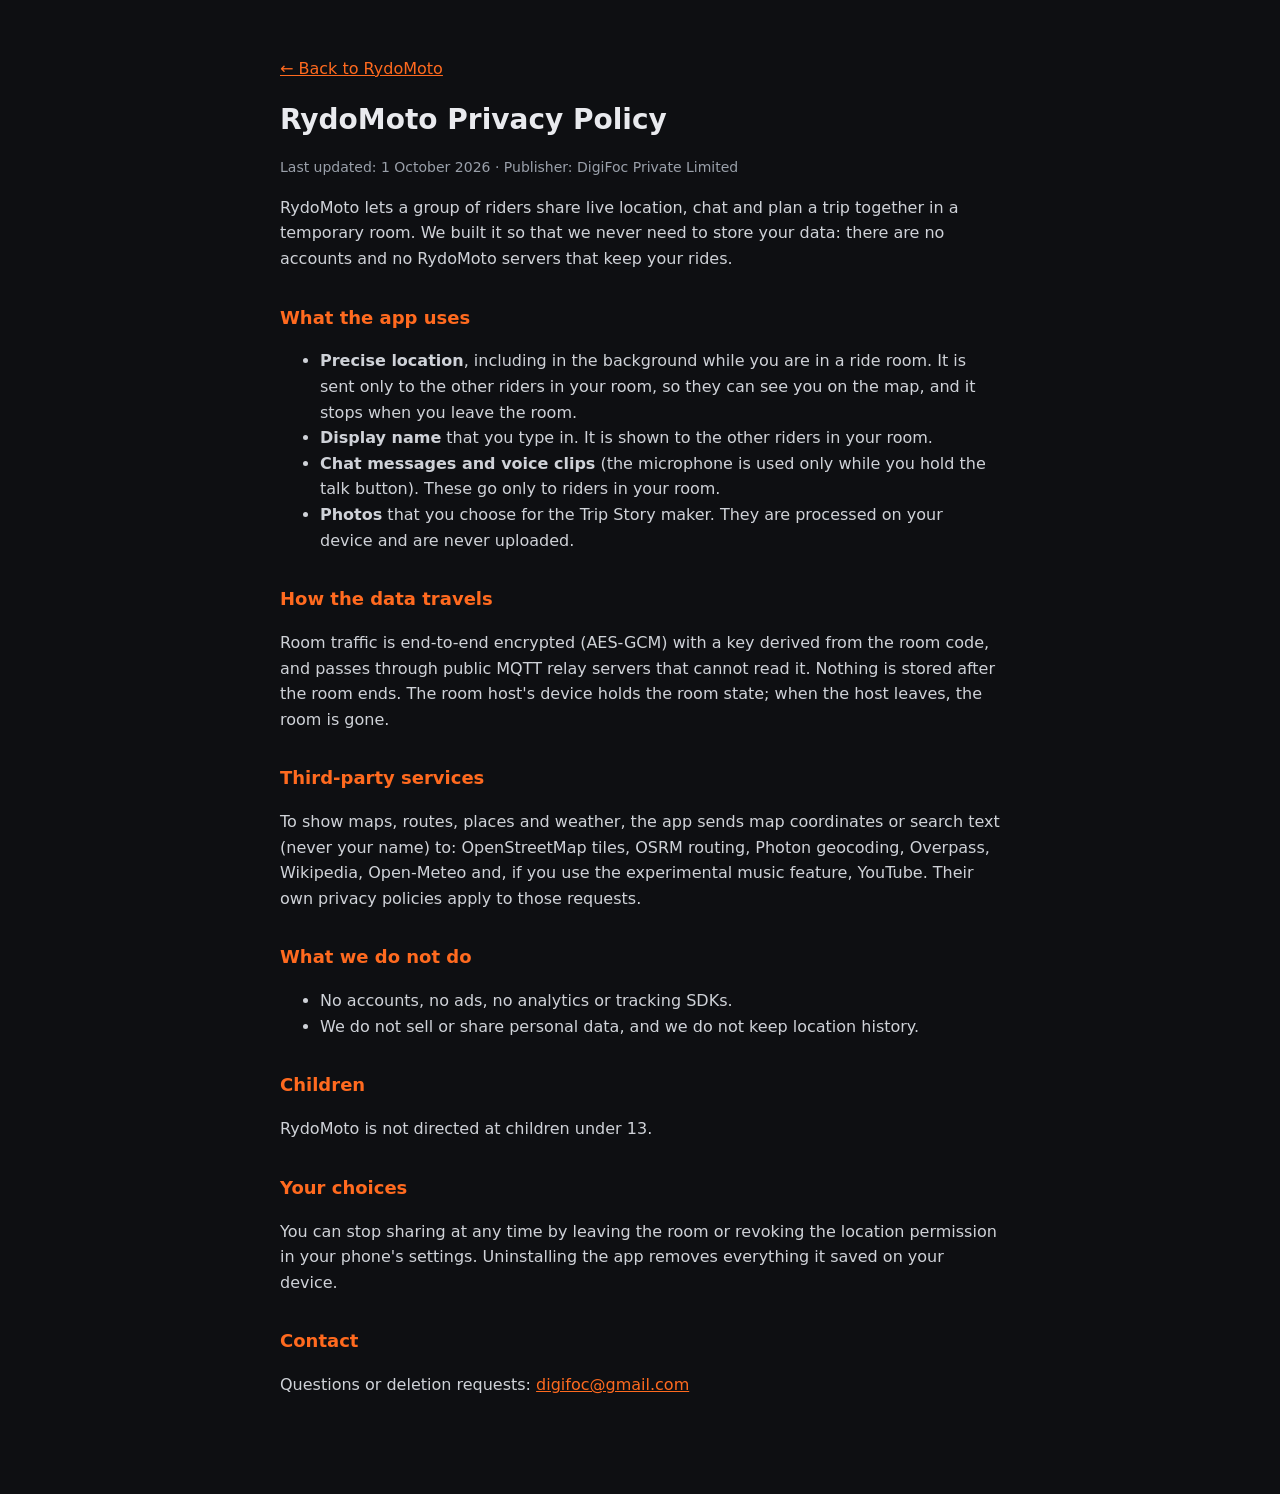
<file: tools/race/privacy.html>
<!doctype html><html lang="en"><head><meta charset="utf-8"><meta name="viewport" content="width=device-width,initial-scale=1"><title>RydoMoto Privacy Policy</title><style>:root{--bg:#0e0f12;--fg:#e9eaee;--mute:#9aa0aa;--acc:#ff6a1f}body{margin:0;background:var(--bg);color:var(--fg);font:16px/1.6 system-ui,-apple-system,Segoe UI,Roboto,sans-serif}main{max-width:720px;margin:0 auto;padding:40px 16px 80px}h1{font-size:28px;margin:0 0 4px}h2{font-size:18px;margin:32px 0 8px;color:var(--acc)}li,p{color:#cfd2d8}.mute{color:var(--mute);font-size:14px}a{color:var(--acc)}</style></head><body><main><p><a href="./">← Back to RydoMoto</a></p><h1>RydoMoto Privacy Policy</h1><p class="mute">Last updated: 1 October 2026 · Publisher: DigiFoc Private Limited</p><p>RydoMoto lets a group of riders share live location, chat and plan a trip together in a temporary room. We built it so that we never need to store your data: there are no accounts and no RydoMoto servers that keep your rides.</p><h2>What the app uses</h2><ul><li><b>Precise location</b>, including in the background while you are in a ride room. It is sent only to the other riders in your room, so they can see you on the map, and it stops when you leave the room.</li><li><b>Display name</b> that you type in. It is shown to the other riders in your room.</li><li><b>Chat messages and voice clips</b> (the microphone is used only while you hold the talk button). These go only to riders in your room.</li><li><b>Photos</b> that you choose for the Trip Story maker. They are processed on your device and are never uploaded.</li></ul><h2>How the data travels</h2><p>Room traffic is end-to-end encrypted (AES-GCM) with a key derived from the room code, and passes through public MQTT relay servers that cannot read it. Nothing is stored after the room ends. The room host's device holds the room state; when the host leaves, the room is gone.</p><h2>Third-party services</h2><p>To show maps, routes, places and weather, the app sends map coordinates or search text (never your name) to: OpenStreetMap tiles, OSRM routing, Photon geocoding, Overpass, Wikipedia, Open-Meteo and, if you use the experimental music feature, YouTube. Their own privacy policies apply to those requests.</p><h2>What we do not do</h2><ul><li>No accounts, no ads, no analytics or tracking SDKs.</li><li>We do not sell or share personal data, and we do not keep location history.</li></ul><h2>Children</h2><p>RydoMoto is not directed at children under 13.</p><h2>Your choices</h2><p>You can stop sharing at any time by leaving the room or revoking the location permission in your phone's settings. Uninstalling the app removes everything it saved on your device.</p><h2>Contact</h2><p>Questions or deletion requests: <a href="mailto:digifoc@gmail.com">digifoc@gmail.com</a></p></main></body></html>
</file>
<file: assets/home.css>
:root{--bg:#060a10;--side:#080d15;--panel:#0e1622;--hover:rgba(120, 200, 255, .07);--line:rgba(130, 190, 255, .13);--line-2:rgba(130, 190, 255, .26);--ink:#e8f1fb;--muted:#8fa3b8;--faint:#5d7088;--accent:#3ddcff;--a:61,220,255;--warn:#fbbf24;--mono:"JetBrains Mono",ui-monospace,Consolas,monospace;--display:"Space Grotesk","Inter",sans-serif;--side-w:264px;color-scheme:dark}*{box-sizing:border-box;scrollbar-width:thin;scrollbar-color:rgba(130,190,255,.2) transparent}body,html{height:100%}body{margin:0;display:flex;overflow:hidden;background:var(--bg);color:var(--ink);font:15px/1.55 Inter,system-ui,"Segoe UI",sans-serif;-webkit-font-smoothing:antialiased}button,input,textarea{font:inherit;color:inherit}button{appearance:none;border:0;background:0 0;cursor:pointer}a{color:inherit;text-decoration:none}svg{width:18px;height:18px;flex:none;fill:none;stroke:currentColor;stroke-width:1.8;stroke-linecap:round;stroke-linejoin:round}[hidden]{display:none!important}::selection{background:rgba(var(--a),.35)}.hud{font:500 11px/1 var(--mono);letter-spacing:.2em;text-transform:uppercase;color:var(--accent)}.orb{display:block;width:100%;height:100%;overflow:visible;stroke:var(--accent);fill:none}.orb *{transform-box:view-box;transform-origin:center}.o1{stroke-width:.8;opacity:.3}.o2{stroke-width:3;stroke-dasharray:1 7.59;stroke-linecap:butt;opacity:.5;animation:48s linear infinite spin}.o3{stroke-width:2.4;stroke-dasharray:46 23.1;animation:10s linear infinite spin}.o4{stroke-width:1.8;stroke-dasharray:30 48.5;opacity:.75;animation:7s linear infinite reverse spin}.o-sat{stroke:none;fill:var(--accent);animation:5s linear infinite spin}.o-core{stroke:none;fill:var(--accent);opacity:.14;animation:3.2s ease-in-out infinite breathe}.o-dot{stroke:none;fill:var(--accent);filter:drop-shadow(0 0 5px var(--accent))}.s-track{stroke-width:7;opacity:.18}.s-ring{stroke-width:9;stroke-dasharray:150 101.3}.s-dot{stroke:none;fill:var(--accent)}@keyframes spin{to{transform:rotate(360deg)}}@keyframes breathe{0%,100%{opacity:.1;transform:scale(.92)}50%{opacity:.24;transform:scale(1.08)}}body[data-ai=thinking] .o3,body[data-ai=typing] .o3{animation-duration:1.8s}body[data-ai=thinking] .o4,body[data-ai=typing] .o4{animation-duration:1.2s}body.listening .o-core{opacity:.34;animation:none}#side{width:var(--side-w);flex:none;height:100%;display:flex;flex-direction:column;gap:2px;background:var(--side);border-right:1px solid var(--line);padding:10px 8px;overflow-y:auto;transition:margin-left .22s}body.side-closed #side{margin-left:calc(-1 * var(--side-w))}.side-top{display:flex;align-items:center;justify-content:space-between;padding:4px 4px 12px 8px}.brand{display:flex;align-items:center;gap:10px;font:600 15px var(--display);letter-spacing:.01em}.brand [data-orb]{width:24px;height:24px}.brand .s-ring{animation:6s linear infinite spin}body[data-ai=thinking] .brand .s-ring,body[data-ai=typing] .brand .s-ring{animation-duration:.9s}.ib{width:36px;height:36px;border-radius:9px;display:grid;place-items:center;color:var(--muted)}.ib:hover{background:var(--hover);color:var(--ink)}.row{display:flex;align-items:center;gap:11px;width:100%;padding:9px 10px;border-radius:10px;font-size:14px;text-align:left;color:var(--ink);min-width:0}.row svg{color:var(--muted)}.row:hover{background:var(--hover)}.row:hover svg{color:var(--accent)}.row.on{background:rgba(var(--a),.09);box-shadow:inset 2px 0 0 var(--accent)}.row.on svg{color:var(--accent)}.row>span{flex:1;min-width:0;overflow:hidden;text-overflow:ellipsis;white-space:nowrap}.row .ext{width:13px;height:13px;color:var(--faint)}#newChat{border:1px solid var(--line);margin-bottom:4px}#newChat:hover{border-color:rgba(var(--a),.5)}.row.search{cursor:text;color:var(--muted)}.row.search input{flex:1;min-width:0;border:0;outline:0;background:0 0;color:var(--ink)}.row.search input::placeholder{color:var(--muted)}.label{padding:18px 10px 6px;font:500 10.5px/1 var(--mono);letter-spacing:.16em;text-transform:uppercase;color:var(--faint)}.row .del{width:24px;height:24px;margin:-3px -4px;border-radius:6px;display:none;place-items:center;color:var(--muted)}.row .del svg{width:14px;height:14px}.row:focus-within .del,.row:hover .del{display:grid}.row .del:hover{background:rgba(255,255,255,.1);color:var(--ink)}.empty{padding:4px 10px;font-size:13px;color:var(--faint)}.side-foot{margin-top:auto;padding-top:10px}.side-foot .row{color:var(--muted)}#scrim,body[data-view=tool] #main::before{display:none}#main{flex:1;min-width:0;height:100%;display:flex;flex-direction:column;position:relative}#main::before{content:"";position:absolute;inset:0;z-index:0;pointer-events:none;background:radial-gradient(620px 400px at 50% 22%,rgba(var(--a),.1),transparent 70%),linear-gradient(rgba(130,190,255,.045) 1px,transparent 1px) 0 0/44px 44px,linear-gradient(90deg,rgba(130,190,255,.045) 1px,transparent 1px) 0 0/44px 44px;-webkit-mask-image:radial-gradient(ellipse 85% 75% at 50% 22%,#000 25%,transparent 85%);mask-image:radial-gradient(ellipse 85% 75% at 50% 22%,#000 25%,transparent 85%)}body[data-view=chat] #main::before{opacity:.45}#main>*{position:relative;z-index:1}#top{height:52px;flex:none;display:flex;align-items:center;gap:6px;padding:0 10px}#title{font:600 15px var(--display);padding:0 6px;overflow:hidden;text-overflow:ellipsis;white-space:nowrap}.top-right{margin-left:auto;display:flex;gap:8px;align-items:center}.tb{display:flex;align-items:center;gap:7px;padding:7px 12px;border-radius:9px;font-size:13px;color:var(--muted);border:1px solid var(--line)}.tb:hover{background:var(--hover);color:var(--ink);border-color:rgba(var(--a),.45)}.tb svg{width:15px;height:15px}body:not(.side-closed) #sideOpen{display:none}.status{display:flex;align-items:center;gap:8px;padding:7px 10px;font:500 10.5px/1 var(--mono);letter-spacing:.16em;text-transform:uppercase;color:var(--accent);white-space:nowrap}.status b{font-weight:500}.status i{width:7px;height:7px;border-radius:50%;background:currentColor;box-shadow:0 0 10px currentColor}body[data-ai=thinking] .status i,body[data-ai=typing] .status i{animation:.8s ease-in-out infinite ping}body[data-ai=offline] .status{color:var(--warn)}@keyframes ping{0%,100%{transform:scale(.7);opacity:.5}50%{transform:scale(1.25);opacity:1}}#scroll{flex:1;min-height:0;overflow-y:auto;display:flex;flex-direction:column}.col{width:100%;max-width:760px;margin:0 auto;padding:0 18px}#hero{padding-top:18px;padding-bottom:28px;text-align:center}.hero-orb{position:relative;width:128px;height:128px;margin:0 auto 24px}.hero-orb::before{content:"";position:absolute;inset:-45%;border-radius:50%;background:radial-gradient(closest-side,rgba(var(--a),.2),transparent);animation:3.2s ease-in-out infinite breathe}#greet{margin:0 0 14px;opacity:.85}#hero h1{margin:0;font:600 clamp(25px, 3.5vw, 34px)/1.15 var(--display);letter-spacing:-.02em}#extras{padding-top:18px;padding-bottom:28px}.chips{display:flex;flex-wrap:wrap;gap:8px;justify-content:center}.chip{padding:8px 14px;border-radius:999px;border:1px solid var(--line);font-size:13.5px;color:var(--muted);transition:.15s}.chip:hover{border-color:rgba(var(--a),.55);color:var(--ink);background:rgba(var(--a),.06)}#extras h2{display:flex;align-items:center;gap:12px;margin:36px 0 14px;font:500 10.5px/1 var(--mono);letter-spacing:.16em;text-transform:uppercase;color:var(--faint)}#extras h2::after{content:"";flex:1;height:1px;background:linear-gradient(90deg,var(--line),transparent)}.grid{display:grid;gap:10px;grid-template-columns:repeat(auto-fill,minmax(220px,1fr))}.card{display:flex;gap:12px;align-items:flex-start;text-align:left;width:100%;padding:14px;border-radius:14px;border:1px solid var(--line);background:rgba(130,190,255,.03);transition:.18s}.card:hover{background:rgba(var(--a),.06);border-color:rgba(var(--a),.5);transform:translateY(-2px);box-shadow:0 10px 30px -18px rgba(var(--a),.6)}.card .ic{width:38px;height:38px;border-radius:10px;display:grid;place-items:center;background:rgba(var(--a),.08);border:1px solid rgba(var(--a),.22);color:var(--accent);flex:none}.card b{display:block;font-size:14px;font-weight:600}.card small{display:block;font-size:12.5px;color:var(--muted);line-height:1.45;margin-top:2px}.boot .hero-orb{animation:.9s cubic-bezier(.2,.8,.2,1) both powerup}.boot #composerWrap,.boot #extras,.boot #greet,.boot #hero h1{animation:.6s cubic-bezier(.2,.8,.2,1) both rise}.boot #hero h1{animation-delay:.12s}.boot #composerWrap{animation-delay:.22s}.boot #extras{animation-delay:.32s}@keyframes powerup{from{opacity:0;transform:scale(.55) rotate(-60deg)}to{opacity:1;transform:none}}@keyframes rise{from{opacity:0;transform:translateY(12px)}to{opacity:1;transform:none}}#msgs{padding-top:14px;padding-bottom:24px;display:flex;flex-direction:column;gap:22px}.msg.user{align-self:flex-end;max-width:78%;padding:10px 16px;border-radius:16px 16px 4px;background:rgba(var(--a),.08);border:1px solid rgba(var(--a),.2);white-space:pre-wrap;overflow-wrap:anywhere}.msg.bot{display:flex;gap:12px;align-items:flex-start}.msg.bot [data-orb]{width:24px;height:24px;flex:none;margin-top:1px}.msg.bot.live .s-ring{animation:.8s linear infinite spin}.msg.bot .body{flex:1;min-width:0}.msg.bot .grid{margin-top:12px}.msg.bot .md>:first-child{margin-top:1px}.msg.bot .md p{margin:10px 0 0}.msg.bot .md ol,.msg.bot .md ul{margin:10px 0 0;padding-left:22px}.msg.bot .md li{margin:4px 0}.msg.bot .md li::marker{color:var(--accent)}.msg.bot .md code{font:13px/1.4 var(--mono);background:var(--panel);padding:1px 5px;border-radius:5px}.msg.bot .md pre{margin:10px 0 0;padding:12px 14px;border-radius:12px;background:var(--panel);border:1px solid var(--line);font:13px/1.5 var(--mono);overflow-x:auto;white-space:pre}.copy{margin-top:12px;padding:6px 10px;border-radius:8px;font:500 10.5px/1 var(--mono);letter-spacing:.14em;text-transform:uppercase;color:var(--muted);border:1px solid var(--line)}.copy:hover{color:var(--accent);border-color:rgba(var(--a),.5)}.think{display:inline-block;padding-top:1px;font:500 12px/1.6 var(--mono);letter-spacing:.14em;text-transform:uppercase;background:linear-gradient(90deg,var(--muted) 0 35%,#fff 50%,var(--muted) 65% 100%) 0 0/220% 100%;-webkit-background-clip:text;background-clip:text;color:transparent;animation:1.4s linear infinite sweep}@keyframes sweep{from{background-position:110% 0}to{background-position:-110% 0}}.caret{display:inline-block;width:7px;height:1.05em;margin-left:3px;vertical-align:-2px;background:var(--accent);box-shadow:0 0 10px var(--accent);animation:.8s steps(2) infinite blink}@keyframes blink{50%{opacity:0}}#composerWrap{flex:none;padding-bottom:6px}#composer{position:relative;display:flex;align-items:flex-end;gap:8px;padding:9px;background:var(--panel);border-radius:18px;border:1px solid var(--line-2);box-shadow:0 10px 34px -18px #000;transition:border-color .2s,box-shadow .2s}#composer:focus-within{border-color:rgba(var(--a),.6);box-shadow:0 0 0 4px rgba(var(--a),.08),0 0 34px -10px rgba(var(--a),.5)}#composer::before{content:"";position:absolute;inset:-6px;border-radius:23px;border:1px solid var(--accent);opacity:.4;pointer-events:none;transition:.2s;--c:linear-gradient(#000 0 0);-webkit-mask:var(--c) top left/20px 20px no-repeat,var(--c) top right/20px 20px no-repeat,var(--c) bottom left/20px 20px no-repeat,var(--c) bottom right/20px 20px no-repeat;mask:var(--c) top left/20px 20px no-repeat,var(--c) top right/20px 20px no-repeat,var(--c) bottom left/20px 20px no-repeat,var(--c) bottom right/20px 20px no-repeat}#composer:focus-within::before{opacity:.95;inset:-8px;border-radius:25px}.mode{--fire:255,106,61;height:38px;padding:0 11px 0 9px;border-radius:12px;display:flex;align-items:center;gap:6px;flex:none;font:500 10.5px/1 var(--mono);letter-spacing:.14em;text-transform:uppercase;color:var(--faint);border:1px solid var(--line);transition:.18s}.mode svg{width:17px;height:17px}.mode:hover{color:var(--muted);border-color:var(--line-2)}.mode[aria-pressed=true]{color:rgb(var(--fire));border-color:rgba(var(--fire),.5);background:rgba(var(--fire),.09);box-shadow:0 0 20px -8px rgb(var(--fire))}.mode[aria-pressed=true] svg{fill:rgba(var(--fire),.3);animation:1.6s ease-in-out infinite flicker;transform-origin:50% 90%}@keyframes flicker{0%,100%{transform:scale(1)}40%{transform:scale(1.08,1.14)}70%{transform:scale(.96,1.04)}}#prompt{flex:1;min-width:0;max-height:180px;resize:none;border:0;outline:0;background:0 0;padding:8px 4px 8px 8px;line-height:1.5}#prompt::placeholder{color:var(--muted)}#send{width:38px;height:38px;border-radius:12px;display:grid;place-items:center;background:var(--accent);color:#04141b;flex:none;box-shadow:0 0 18px -4px var(--accent);transition:.15s}#send:hover:not(:disabled){transform:translateY(-1px);box-shadow:0 0 24px -2px var(--accent)}#send:disabled{background:rgba(130,190,255,.1);color:var(--faint);box-shadow:none;cursor:default}#send svg{stroke-width:2.4}#send.busy svg{display:none}#send.busy::after{content:"";width:16px;height:16px;border-radius:50%;border:2px solid rgba(var(--a),.25);border-top-color:var(--accent);animation:.7s linear infinite spin}.fine{margin:10px 0 6px;text-align:center;font-size:12px;color:var(--faint)}#toolView{flex:1;min-height:0;border-top:1px solid var(--line)}#frame{display:block;width:100%;height:100%;border:0;background:var(--bg)}body[data-view=chat] #extras,body[data-view=chat] #hero,body[data-view=chat] #toolView,body[data-view=home] #thread,body[data-view=home] #toolView,body[data-view=tool] #composerWrap,body[data-view=tool] #extras,body[data-view=tool] #scroll{display:none}body[data-view=home] #main{overflow-y:auto}body[data-view=home] #main>*{flex:none}body[data-view=home] #top{position:sticky;top:0;z-index:2}body[data-view=home] #scroll{display:block;overflow:visible;margin-top:auto}body[data-view=home] #extras{margin-bottom:auto}body[data-view=chat] #scroll{display:block}@media (max-width:800px){#side{position:fixed;z-index:30;left:0;top:0;box-shadow:0 0 40px rgba(0,0,0,.7)}body:not(.side-closed) #scrim{display:block;position:fixed;inset:0;z-index:20;background:rgba(0,0,0,.6)}body:not(.side-closed) #sideOpen{display:grid}.msg.user{max-width:88%}.tb span{display:none}.hero-orb{width:104px;height:104px}.mode{padding:0 10px}.mode span,body[data-view=tool] .status b{display:none}}@media (prefers-reduced-motion:reduce){#side{transition:none}.boot #composerWrap,.boot #extras,.boot #greet,.boot #hero h1,.boot .hero-orb,.caret,.hero-orb::before,.mode svg,.orb *,.status i,.think{animation:none!important}.think{color:var(--muted);background:0 0}}
</file>
<file: trade/app.css>
:root {
  --bg: #0b0e13;
  --panel: #11151c;
  --panel-2: #161b24;
  --line: #1f2631;
  --line-2: #2a3341;
  --text: #e4e9f0;
  --muted: #8b96a7;
  --faint: #5d6778;
  --accent: #f0a92e;
  --accent-soft: rgba(240, 169, 46, .12);
  --accent-ink: #1b1304;
  --up: #26a69a;
  --down: #ef5350;
  --radius: 10px;
  --mono: 'JetBrains Mono', ui-monospace, Consolas, monospace;
  --sans: 'Inter', system-ui, -apple-system, 'Segoe UI', sans-serif;
  color-scheme: dark;
}

* { box-sizing: border-box; }
html, body { margin: 0; }
body {
  background: var(--bg);
  color: var(--text);
  font: 14px/1.55 var(--sans);
  -webkit-font-smoothing: antialiased;
  -webkit-tap-highlight-color: transparent;
}
a { color: inherit; text-decoration: none; }
button, input, select, textarea { font: inherit; color: inherit; }
[hidden] { display: none !important; }
svg.i { width: 18px; height: 18px; flex: none; fill: none; stroke: currentColor; stroke-width: 1.7; stroke-linecap: round; stroke-linejoin: round; }

/* ---------- brand ---------- */
.brand { display: inline-flex; align-items: center; gap: 10px; font-weight: 600; letter-spacing: -.01em; }
.logo { width: 26px; height: 26px; border-radius: 7px; background: var(--panel-2) center/18px no-repeat;
  background-image: url("data:image/svg+xml,%3Csvg xmlns='http://www.w3.org/2000/svg' viewBox='0 0 32 32'%3E%3Cpath d='M11 4v5M11 23v5M21 7v4M21 21v5' stroke='%23f0a92e' stroke-width='2.4' stroke-linecap='round'/%3E%3Crect x='7.5' y='9' width='7' height='14' rx='1.5' fill='%23f0a92e'/%3E%3Crect x='17.5' y='11' width='7' height='10' rx='1.5' fill='none' stroke='%23f0a92e' stroke-width='2.4'/%3E%3C/svg%3E");
  border: 1px solid var(--line-2); }
.brand-lg { font-size: 20px; }
.brand-lg .logo { width: 34px; height: 34px; background-size: 22px; border-radius: 9px; }

/* ---------- lock ---------- */
.lock { min-height: 100dvh; display: grid; place-items: center; padding: 24px 16px; }
.lock-card { width: 100%; max-width: 360px; display: grid; gap: 16px; }
.lock-sub { margin: -6px 0 6px; color: var(--muted); }
.lock-err { margin: 0; min-height: 20px; color: var(--down); font-size: 13px; }
.field { display: grid; gap: 6px; font-size: 12px; color: var(--muted); }
.field input, .input, select.input, textarea.input {
  width: 100%; background: var(--panel); border: 1px solid var(--line-2); border-radius: 8px;
  padding: 10px 12px; font-size: 15px; outline: none; transition: border-color .15s;
}
.field input:focus, .input:focus { border-color: var(--accent); }
textarea.input { resize: vertical; min-height: 96px; line-height: 1.5; }
.check { display: flex; align-items: center; gap: 8px; color: var(--muted); font-size: 13px; }
.check input { accent-color: var(--accent); width: 16px; height: 16px; }

.btn { display: inline-flex; align-items: center; justify-content: center; gap: 8px; height: 38px; padding: 0 16px;
  border-radius: 8px; border: 1px solid var(--line-2); background: var(--panel-2); cursor: pointer; font-weight: 500;
  transition: background .15s, border-color .15s; }
.btn:hover { border-color: var(--faint); }
.btn-primary { background: var(--accent); border-color: var(--accent); color: var(--accent-ink); font-weight: 600; }
.btn-primary:hover { filter: brightness(1.06); border-color: var(--accent); }
.btn:disabled { opacity: .55; cursor: default; }
.icon-btn { width: 36px; height: 36px; display: grid; place-items: center; border-radius: 8px; border: 1px solid transparent;
  background: none; color: var(--muted); cursor: pointer; }
.icon-btn:hover { color: var(--text); border-color: var(--line-2); }

/* ---------- shell ---------- */
.app { min-height: 100dvh; }
.top { display: none; }
.side { position: fixed; inset: 0 auto 0 0; width: 236px; border-right: 1px solid var(--line); background: var(--bg);
  display: flex; flex-direction: column; padding: 18px 12px; gap: 4px; overflow-y: auto; }
.side .brand { padding: 2px 10px 18px; }
.nav-label { font: 500 10.5px/1 var(--mono); letter-spacing: .08em; text-transform: uppercase; color: var(--faint);
  padding: 16px 10px 8px; }
.nav-item { display: flex; align-items: center; gap: 10px; padding: 8px 10px; border-radius: 8px; color: var(--muted); }
.nav-item:hover { color: var(--text); background: var(--panel); }
.nav-item.on { color: var(--text); background: var(--panel-2); }
.nav-item.on svg { color: var(--accent); }
.nav-item .tag { margin-left: auto; }
.side-foot { margin-top: auto; padding: 14px 10px 0; border-top: 1px solid var(--line); display: flex; align-items: center;
  justify-content: space-between; color: var(--faint); font-size: 12px; }
.view { margin-left: 236px; padding: 28px 36px 64px; max-width: 1180px; outline: none; }
.dock { display: none; }

/* ---------- type + blocks ---------- */
h1 { font-size: 22px; line-height: 1.25; letter-spacing: -.02em; margin: 0; font-weight: 600; }
h2 { font-size: 13px; margin: 0; font-weight: 600; letter-spacing: .01em; }
.page-head { display: flex; align-items: flex-end; justify-content: space-between; gap: 16px; margin-bottom: 22px; flex-wrap: wrap; }
.page-head p { margin: 6px 0 0; color: var(--muted); max-width: 640px; }
.kicker { font: 500 11px/1 var(--mono); letter-spacing: .08em; text-transform: uppercase; color: var(--faint); margin-bottom: 8px; }
.muted { color: var(--muted); }
.faint { color: var(--faint); }
.mono { font-family: var(--mono); font-size: 12.5px; }
.panel { background: var(--panel); border: 1px solid var(--line); border-radius: var(--radius); }
.panel-head { display: flex; align-items: center; justify-content: space-between; gap: 12px; padding: 14px 16px; border-bottom: 1px solid var(--line); }
.panel-head a { color: var(--muted); font-size: 12.5px; }
.panel-head a:hover { color: var(--accent); }
.panel-body { padding: 16px; }
.grid-2 { display: grid; grid-template-columns: 1.6fr 1fr; gap: 16px; align-items: start; }
.stack { display: grid; gap: 16px; }

.stats { display: grid; grid-template-columns: repeat(4, 1fr); gap: 1px; background: var(--line); border: 1px solid var(--line);
  border-radius: var(--radius); overflow: hidden; margin-bottom: 16px; }
.stat { background: var(--panel); padding: 14px 16px; }
.stat-label { font-size: 12px; color: var(--muted); }
.stat-value { font: 500 24px/1.2 var(--mono); margin-top: 6px; letter-spacing: -.02em; }
.stat-sub { font-size: 12px; color: var(--faint); margin-top: 2px; }

.tag { display: inline-flex; align-items: center; height: 20px; padding: 0 7px; border-radius: 5px; font: 500 11px/1 var(--mono);
  color: var(--muted); background: var(--panel-2); border: 1px solid var(--line-2); white-space: nowrap; }
.tag-accent { color: var(--accent); background: var(--accent-soft); border-color: transparent; }
.tag-up { color: var(--up); background: rgba(38, 166, 154, .12); border-color: transparent; }
.tag-down { color: var(--down); background: rgba(239, 83, 80, .12); border-color: transparent; }
.tags { display: flex; flex-wrap: wrap; gap: 5px; }

/* ---------- filters ---------- */
.toolbar { display: grid; gap: 12px; margin-bottom: 18px; }
.search { position: relative; }
.search svg { position: absolute; left: 12px; top: 50%; transform: translateY(-50%); color: var(--faint); }
.search .input { padding-left: 38px; }
.chips { display: flex; flex-wrap: wrap; gap: 6px; align-items: center; }
.chips .lbl { font-size: 12px; color: var(--faint); margin-right: 4px; min-width: 64px; }
.chip { height: 30px; padding: 0 11px; border-radius: 15px; border: 1px solid var(--line-2); background: none; color: var(--muted);
  cursor: pointer; font-size: 12.5px; display: inline-flex; align-items: center; gap: 6px; }
.chip:hover { color: var(--text); }
.chip[aria-pressed="true"] { color: var(--accent); border-color: var(--accent); background: var(--accent-soft); }
.chip .n { font: 11px var(--mono); color: var(--faint); }
.result-line { font-size: 12.5px; color: var(--faint); margin: -4px 0 12px; }

/* ---------- strategy cards ---------- */
.cards { display: grid; grid-template-columns: repeat(auto-fill, minmax(320px, 1fr)); gap: 12px; }
.card { display: grid; gap: 10px; padding: 16px; background: var(--panel); border: 1px solid var(--line); border-radius: var(--radius);
  transition: border-color .15s; align-content: start; }
.card:hover { border-color: var(--line-2); }
.card-top { display: flex; justify-content: space-between; gap: 10px; font-size: 12px; color: var(--faint); }
.card-src { display: inline-flex; align-items: center; gap: 6px; color: var(--muted); }
.card h3 { margin: 0; font-size: 15px; line-height: 1.35; font-weight: 600; letter-spacing: -.01em; }
.card p { margin: 0; color: var(--muted); font-size: 13px; display: -webkit-box; -webkit-line-clamp: 2; -webkit-box-orient: vertical; overflow: hidden; }
.card-foot { display: flex; align-items: center; justify-content: space-between; gap: 10px; padding-top: 10px; border-top: 1px solid var(--line);
  font: 11.5px var(--mono); color: var(--faint); }
.meter { display: inline-flex; gap: 3px; align-items: center; }
.meter i { width: 14px; height: 4px; border-radius: 2px; background: var(--line-2); }
.meter i.on { background: var(--accent); }
.dot { width: 6px; height: 6px; border-radius: 50%; background: var(--accent); display: inline-block; }

.list-rows { display: grid; }
.row { display: grid; grid-template-columns: auto 1fr auto; gap: 12px; align-items: center; padding: 12px 16px; border-top: 1px solid var(--line); }
.row:first-child { border-top: 0; }
.row:hover { background: var(--panel-2); }
.row-title { font-weight: 500; line-height: 1.35; }
.row-sub { font-size: 12px; color: var(--faint); margin-top: 2px; }

/* ---------- strategy detail ---------- */
.back { display: inline-flex; align-items: center; gap: 6px; color: var(--muted); font-size: 13px; margin-bottom: 16px; }
.back:hover { color: var(--text); }
.detail-head { display: grid; gap: 10px; margin-bottom: 20px; }
.detail-head .src { display: flex; flex-wrap: wrap; gap: 8px 14px; align-items: center; color: var(--muted); font-size: 13px; }
.detail-head .src a:hover { color: var(--accent); }
.summary { font-size: 15px; color: var(--text); max-width: 760px; margin: 0; }
.legend { display: flex; flex-wrap: wrap; gap: 14px; font-size: 12px; color: var(--muted); }
.legend span { display: inline-flex; align-items: center; gap: 6px; }
.sw { width: 10px; height: 10px; border-radius: 3px; display: inline-block; }
.sw-stated { background: var(--accent); }
.sw-inferred { border: 1.5px dashed var(--muted); }
.sw-missing { background: var(--line-2); }

.rules { display: grid; gap: 0; }
.rule-sec { display: grid; grid-template-columns: 150px 1fr; gap: 16px; padding: 16px; border-top: 1px solid var(--line); }
.rule-sec:first-child { border-top: 0; }
.rule-sec h2 { font-size: 12.5px; color: var(--muted); font-weight: 500; padding-top: 2px; }
.rule-list { display: grid; gap: 8px; margin: 0; padding: 0; list-style: none; }
.rule { position: relative; padding: 9px 12px 9px 14px; border-radius: 8px; background: var(--panel-2); border-left: 3px solid var(--accent); }
.rule.inferred { background: none; border: 1.5px dashed var(--line-2); border-left: 3px dashed var(--muted); }
.rule-text { line-height: 1.5; }
.rule-meta { display: flex; flex-wrap: wrap; gap: 8px; align-items: center; margin-top: 6px; font-size: 12px; color: var(--faint); }
.rule-why { margin-top: 4px; font-size: 12.5px; color: var(--muted); }
.filters > summary { list-style: none; cursor: pointer; display: inline-flex; align-items: center; gap: 8px; height: 32px; padding: 0 12px;
  border: 1px solid var(--line-2); border-radius: 8px; color: var(--muted); font-size: 13px; }
.filters > summary::-webkit-details-marker { display: none; }
.filters[open] > summary { color: var(--text); margin-bottom: 12px; }
.ts { font: 500 11.5px var(--mono); color: var(--accent); display: inline-flex; align-items: center; gap: 4px; }
.ts:hover { text-decoration: underline; }
.rule-none { color: var(--faint); font-size: 13px; padding-top: 2px; }
.missing-list, .plain-list { margin: 0; padding: 0; list-style: none; display: grid; gap: 6px; }
.missing-list li { display: flex; gap: 8px; color: var(--muted); }
.missing-list li::before { content: ''; flex: none; width: 10px; height: 10px; border-radius: 3px; background: var(--line-2); margin-top: 5px; }
.plain-list li { color: var(--muted); padding-left: 14px; position: relative; }
.plain-list li::before { content: ''; position: absolute; left: 0; top: 9px; width: 5px; height: 5px; border-radius: 50%; background: var(--faint); }
.facts { display: grid; gap: 0; }
.fact { display: flex; justify-content: space-between; gap: 12px; padding: 10px 16px; border-top: 1px solid var(--line); font-size: 13px; }
.fact:first-child { border-top: 0; }
.fact span:first-child { color: var(--muted); }
.fact span:last-child { text-align: right; }

/* ---------- videos ---------- */
.thumb { width: 112px; aspect-ratio: 16/9; border-radius: 6px; background: var(--panel-2); object-fit: cover; display: block; }
.st { font: 500 11px/1 var(--mono); padding: 4px 7px; border-radius: 5px; white-space: nowrap; background: var(--panel-2); color: var(--muted); }
.st-extracted { color: var(--accent); background: var(--accent-soft); }
.st-transcribed { color: var(--text); background: var(--line-2); }
.st-failed { color: var(--down); background: rgba(239, 83, 80, .12); }
.st-skipped, .st-no-strategy { color: var(--faint); }
.more { display: flex; justify-content: center; padding: 14px; border-top: 1px solid var(--line); }
.transcript { font-size: 13.5px; line-height: 1.7; max-height: 70vh; overflow-y: auto; padding: 8px 16px 16px; }
.transcript p { margin: 0; padding: 3px 0; display: grid; grid-template-columns: 62px 1fr; gap: 10px; }
.transcript .screen { color: var(--muted); font-style: italic; }
.transcript .ts { padding-top: 3px; }

/* ---------- notes ---------- */
.note { padding: 12px 16px; border-top: 1px solid var(--line); display: grid; gap: 4px; }
.note:first-child { border-top: 0; }
.note-text { white-space: pre-wrap; }
.note-meta { font: 11.5px var(--mono); color: var(--faint); display: flex; gap: 10px; }
.form-row { display: flex; gap: 10px; align-items: center; justify-content: space-between; flex-wrap: wrap; margin-top: 10px; }
.form-msg { font-size: 12.5px; color: var(--muted); }
.form-msg.err { color: var(--down); }
.form-msg.ok { color: var(--up); }

/* ---------- empty / later ---------- */
.empty { padding: 28px 16px; text-align: center; color: var(--muted); }
.empty strong { display: block; color: var(--text); font-weight: 500; margin-bottom: 4px; }
.later-list { margin: 0; padding: 0; list-style: none; display: grid; gap: 10px; }
.later-list li { display: flex; gap: 10px; color: var(--text); }
.later-list li::before { content: ''; flex: none; width: 6px; height: 6px; border-radius: 50%; background: var(--accent); margin-top: 8px; }
.roadmap { display: grid; }
.step { display: grid; grid-template-columns: 28px 1fr auto; gap: 10px; align-items: center; padding: 10px 16px; border-top: 1px solid var(--line); font-size: 13px; }
.step:first-child { border-top: 0; }
.step-n { width: 22px; height: 22px; border-radius: 50%; border: 1px solid var(--line-2); display: grid; place-items: center; font: 11px var(--mono); color: var(--faint); }
.step.now .step-n { border-color: var(--accent); color: var(--accent-ink); background: var(--accent); }
.step.now { color: var(--text); }
.step:not(.now) { color: var(--muted); }
.bar { height: 6px; border-radius: 3px; background: var(--line-2); overflow: hidden; margin-top: 8px; }
.bar i { display: block; height: 100%; background: var(--accent); }

/* ---------- live chart (tap a card) ---------- */
.live-card { cursor: pointer; transition: border-color .15s; }
.live-card:hover, .live-card:focus-visible { border-color: var(--faint); outline: none; }
.chart-hint { margin-left: auto; display: inline-flex; align-items: center; gap: 4px; font-size: 12px; color: var(--faint); }
.chart-hint svg.i { width: 14px; height: 14px; }
.live-card:hover .chart-hint { color: var(--accent); }
.chart-modal { position: fixed; inset: 0; z-index: 20; background: rgba(0, 0, 0, .6); display: grid; place-items: center; padding: 24px; }
.chart-box { width: min(1100px, 100%); height: min(720px, 100%); background: var(--panel); border: 1px solid var(--line-2);
  border-radius: var(--radius); display: grid; grid-template-rows: auto 1fr auto; overflow: hidden; }
.chart-head { display: flex; justify-content: space-between; align-items: center; gap: 12px; padding: 12px 14px; border-bottom: 1px solid var(--line); }
.chart-title { font-weight: 600; font-size: 15px; display: flex; flex-wrap: wrap; gap: 2px 10px; align-items: baseline; }
.chart-tools { display: flex; align-items: center; gap: 6px; flex-shrink: 0; }
.chart-area { min-height: 0; position: relative; }
.chart-legend { display: flex; flex-wrap: wrap; gap: 6px 14px; padding: 10px 14px; border-top: 1px solid var(--line); font-size: 12px; color: var(--muted); }
.chart-legend i { display: inline-block; width: 14px; height: 3px; border-radius: 2px; vertical-align: middle; margin-right: 6px; }
.chart-legend i.dash { background: repeating-linear-gradient(90deg, var(--muted) 0 4px, transparent 4px 7px); }
.chart-legend i.dots { background: repeating-linear-gradient(90deg, var(--accent) 0 2px, transparent 2px 4px); }

/* ---------- mobile ---------- */
@media (max-width: 900px) {
  .side { display: none; }
  .top { display: flex; position: sticky; top: 0; z-index: 5; align-items: center; justify-content: space-between;
    padding: 10px 16px; padding-top: max(10px, env(safe-area-inset-top)); background: rgba(11, 14, 19, .92);
    backdrop-filter: blur(10px); border-bottom: 1px solid var(--line); }
  .view { margin: 0; padding: 18px 16px calc(84px + env(safe-area-inset-bottom)); }
  .dock { display: grid; grid-template-columns: repeat(5, 1fr); position: fixed; inset: auto 0 0 0; z-index: 5;
    background: rgba(11, 14, 19, .96); backdrop-filter: blur(10px); border-top: 1px solid var(--line);
    padding: 6px 4px calc(6px + env(safe-area-inset-bottom)); }
  .dock a, .dock button { display: grid; justify-items: center; gap: 3px; padding: 6px 0; font-size: 10.5px; color: var(--faint);
    background: none; border: 0; cursor: pointer; }
  .dock .on { color: var(--accent); }
  .dock svg.i { width: 21px; height: 21px; }
  .sheet { position: fixed; inset: 0; z-index: 9; background: rgba(0, 0, 0, .55); display: flex; align-items: flex-end; }
  .sheet-card { width: 100%; background: var(--panel); border-top: 1px solid var(--line-2); border-radius: 14px 14px 0 0;
    padding: 10px 8px calc(16px + env(safe-area-inset-bottom)); }
  .sheet-card .nav-item { padding: 12px 12px; }
  .stats { grid-template-columns: repeat(2, 1fr); }
  .grid-2 { grid-template-columns: 1fr; }
  .cards { grid-template-columns: 1fr; }
  .rule-sec { grid-template-columns: 1fr; gap: 8px; }
  h1 { font-size: 20px; }
  .thumb { width: 88px; }
  .row { grid-template-columns: auto 1fr; padding: 12px; }
  .row > .st { grid-column: 2; justify-self: start; }
  .chips .lbl { min-width: 0; width: 100%; }
  .transcript p { grid-template-columns: 52px 1fr; }
  .chart-modal { padding: 0; }
  .chart-box { width: 100%; height: 100%; border: 0; border-radius: 0; padding-bottom: env(safe-area-inset-bottom); }
  .chart-head { padding-top: max(12px, env(safe-area-inset-top)); align-items: flex-start; }
  .chart-legend { padding: 8px 14px; font-size: 11px; }
}
@media (min-width: 901px) { .sheet { display: none !important; } }
</file>
<file: assets/style.css>
:root{--bg:#07060d;--ink:#f4f2ff;--muted:rgba(228, 224, 255, .62);--faint:rgba(228, 224, 255, .38);--glass:rgba(255, 255, 255, .055);--glass-strong:rgba(255, 255, 255, .09);--glass-hover:rgba(255, 255, 255, .12);--edge:rgba(255, 255, 255, .12);--edge-bright:rgba(255, 255, 255, .28);--violet:#8b5cf6;--pink:#ec4899;--cyan:#22d3ee;--lime:#a3e635;--ok:#4ade80;--err:#fb7185;--grad:linear-gradient(120deg, #a78bfa 0%, #f472b6 45%, #22d3ee 100%);--radius:22px;--blur:blur(22px) saturate(160%);--shadow:0 20px 60px -20px rgba(0, 0, 0, .7),inset 0 1px 0 rgba(255, 255, 255, .08);color-scheme:dark}*{box-sizing:border-box}html{scroll-behavior:smooth}body{margin:0;min-height:100vh;background:var(--bg);color:var(--ink);font:15px/1.6 Inter,system-ui,"Segoe UI",sans-serif;-webkit-font-smoothing:antialiased;overflow-x:hidden}.display,h1,h2,h3{font-family:"Space Grotesk",Inter,sans-serif;letter-spacing:-.02em}a{color:inherit;text-decoration:none}::selection{background:rgba(139,92,246,.45)}.aurora{position:fixed;inset:0;z-index:-2;overflow:hidden;pointer-events:none}.aurora i{position:absolute;border-radius:50%;filter:blur(90px);opacity:.55;animation:26s ease-in-out infinite alternate drift}.aurora i:first-child{width:52vmax;height:52vmax;left:-14vmax;top:-18vmax;background:#6d28d9}.aurora i:nth-child(2){width:44vmax;height:44vmax;right:-16vmax;top:8vmax;background:#db2777;animation-duration:32s;animation-delay:-8s}.aurora i:nth-child(3){width:40vmax;height:40vmax;left:20vmax;bottom:-24vmax;background:#0891b2;animation-duration:38s;animation-delay:-16s}@keyframes drift{0%{transform:translate(0,0) scale(1)}50%{transform:translate(6vmax,4vmax) scale(1.12)}100%{transform:translate(-4vmax,8vmax) scale(.94)}}.grain{position:fixed;inset:0;z-index:-1;pointer-events:none;opacity:.5;background-image:linear-gradient(rgba(255,255,255,.035) 1px,transparent 1px),linear-gradient(90deg,rgba(255,255,255,.035) 1px,transparent 1px);background-size:56px 56px;mask-image:radial-gradient(ellipse at 50% 0%,#000 20%,transparent 75%)}@media (prefers-reduced-motion:reduce){.aurora i{animation:none}}.glass{background:var(--glass);border:1px solid var(--edge);border-radius:var(--radius);backdrop-filter:var(--blur);-webkit-backdrop-filter:var(--blur);box-shadow:var(--shadow);position:relative}.glass::before{content:"";position:absolute;inset:0;border-radius:inherit;padding:1px;pointer-events:none;background:linear-gradient(160deg,rgba(255,255,255,.35),rgba(255,255,255,0) 40%,rgba(255,255,255,0) 70%,rgba(255,255,255,.12));-webkit-mask:linear-gradient(#000 0 0) content-box,linear-gradient(#000 0 0);-webkit-mask-composite:xor;mask-composite:exclude}.grad-text{background:var(--grad);-webkit-background-clip:text;background-clip:text;color:transparent}.wrap{max-width:1160px;margin:0 auto;padding:0 20px}@media (max-width:520px){.wrap{padding:0 16px}}.nav{position:sticky;top:14px;z-index:50;margin:14px auto 0;display:flex;align-items:center;justify-content:space-between;gap:12px;padding:10px 12px 10px 18px;border-radius:999px}.brand{display:flex;align-items:center;gap:10px;font-family:"Space Grotesk",sans-serif;font-weight:700;font-size:17px}.brand .logo{width:30px;height:30px;border-radius:9px;background:var(--grad);display:grid;place-items:center;box-shadow:0 0 24px rgba(236,72,153,.5)}.brand .logo svg{width:16px;height:16px}.nav-links{display:flex;gap:4px}.nav-links a{padding:8px 14px;border-radius:999px;color:var(--muted);font-size:14px;transition:.2s}.nav-links a.on,.nav-links a:hover{color:var(--ink);background:var(--glass-strong)}.btn{appearance:none;border:1px solid var(--edge);background:var(--glass-strong);color:var(--ink);border-radius:14px;padding:11px 18px;font:600 14px/1 Inter,sans-serif;cursor:pointer;display:inline-flex;align-items:center;justify-content:center;gap:8px;transition:.2s;backdrop-filter:blur(10px);-webkit-backdrop-filter:blur(10px)}.btn:hover:not(:disabled){background:var(--glass-hover);border-color:var(--edge-bright);transform:translateY(-1px)}.btn:disabled{opacity:.45;cursor:not-allowed}.btn.primary{border:0;color:#fff;background:linear-gradient(120deg,#7c3aed,#db2777);box-shadow:0 10px 30px -8px rgba(219,39,119,.6),inset 0 1px 0 rgba(255,255,255,.3)}.btn.primary:hover:not(:disabled){background:linear-gradient(120deg,#8b4af8,#e8408a);border:0;box-shadow:0 14px 40px -8px rgba(219,39,119,.8),inset 0 1px 0 rgba(255,255,255,.3)}.btn.block{width:100%;padding:15px 18px;font-size:15px}.btn svg{width:16px;height:16px}.pill{display:inline-flex;align-items:center;gap:8px;padding:6px 14px;border-radius:999px;font-size:13px;color:var(--muted);background:var(--glass);border:1px solid var(--edge);backdrop-filter:blur(10px);-webkit-backdrop-filter:blur(10px)}.pill .dot{width:7px;height:7px;border-radius:50%;background:var(--ok);box-shadow:0 0 10px var(--ok)}.hero{text-align:center;padding:110px 0 70px}.hero h1{font-size:clamp(40px, 7.2vw, 84px);line-height:1.02;margin:22px 0 18px;font-weight:700}.hero p{font-size:clamp(16px, 2vw, 19px);color:var(--muted);max-width:620px;margin:0 auto 34px}.hero .cta{display:flex;gap:12px;justify-content:center;flex-wrap:wrap}.section-title{display:flex;align-items:end;justify-content:space-between;gap:12px;margin:0 0 20px}.section-title h2{font-size:28px;margin:0}.section-title span{color:var(--faint);font-size:14px}.tools{display:grid;gap:18px;grid-template-columns:repeat(auto-fill,minmax(min(100%,340px),1fr))}.tool{padding:26px;display:flex;flex-direction:column;gap:14px;transition:transform .35s cubic-bezier(.2,.8,.2,1),background .3s;overflow:hidden}.tool:hover{transform:translateY(-6px);background:var(--glass-strong)}.tool .glow{position:absolute;width:220px;height:220px;right:-60px;top:-80px;border-radius:50%;filter:blur(60px);opacity:.5;pointer-events:none}.tool .icon{width:52px;height:52px;border-radius:16px;display:grid;place-items:center;background:linear-gradient(135deg,rgba(139,92,246,.35),rgba(236,72,153,.25));border:1px solid var(--edge-bright)}.tool .icon svg{width:26px;height:26px}.tool h3{margin:0;font-size:22px}.tool p{margin:0;color:var(--muted)}.chips{display:flex;flex-wrap:wrap;gap:6px}.chip{font-size:12px;padding:4px 10px;border-radius:999px;background:rgba(255,255,255,.06);border:1px solid var(--edge);color:var(--muted)}.tool .go{margin-top:auto;display:flex;align-items:center;justify-content:space-between;padding-top:6px;font-weight:600}.tool .go svg{width:20px;height:20px;transition:transform .3s}.tool:hover .go svg{transform:translateX(5px)}.tool.soon{border-style:dashed;background:rgba(255,255,255,.025);justify-content:center;align-items:center;text-align:center;min-height:260px}.tool.soon:hover{transform:none}.features{display:grid;gap:18px;grid-template-columns:repeat(auto-fit,minmax(min(100%,240px),1fr));margin:80px 0}.feature{padding:22px}.feature b{display:block;font-family:"Space Grotesk",sans-serif;font-size:18px;margin:10px 0 4px}.feature p{margin:0;color:var(--muted);font-size:14px}.feature svg{width:22px;height:22px;color:var(--cyan)}footer{padding:30px 0 50px;color:var(--faint);font-size:13px;display:flex;justify-content:space-between;flex-wrap:wrap;gap:10px}footer a:hover{color:var(--ink)}.page-head{padding:54px 0 26px}.page-head h1{font-size:clamp(32px, 5vw, 52px);margin:14px 0 6px;line-height:1.05}.page-head p{color:var(--muted);margin:0}.stepper{display:grid;grid-template-columns:1fr 1fr;gap:12px;padding:8px;border-radius:20px;margin-bottom:20px}.stepper button{appearance:none;border:1px solid transparent;background:0 0;color:var(--muted);cursor:pointer;border-radius:14px;padding:12px 16px;display:flex;align-items:center;gap:12px;text-align:left;font:inherit;transition:.25s}.stepper button .n{width:32px;height:32px;flex:none;border-radius:10px;display:grid;place-items:center;font-weight:700;background:rgba(255,255,255,.06);border:1px solid var(--edge)}.stepper button small{display:block;font-size:12px;color:var(--faint)}.stepper button b{font-weight:600;color:inherit}.stepper button.on{background:var(--glass-strong);border-color:var(--edge-bright);color:var(--ink)}.stepper button.on .n{background:var(--grad);border:0;color:#fff;box-shadow:0 0 20px rgba(236,72,153,.45)}@media (max-width:560px){.stepper button small{display:none}}.step{display:none;animation:.45s cubic-bezier(.2,.8,.2,1) rise}.step.on{display:block}@keyframes rise{from{opacity:0;transform:translateY(12px)}to{opacity:1;transform:none}}.panel{padding:22px}.panel+.panel{margin-top:18px}.split>.panel{margin-top:0}.panel h2{font-size:13px;text-transform:uppercase;letter-spacing:.12em;color:var(--faint);margin:0 0 16px;font-family:Inter,sans-serif;font-weight:600}.split{display:grid;gap:18px;grid-template-columns:minmax(0,1fr) 390px;align-items:start}@media (max-width:900px){.split{grid-template-columns:minmax(0,1fr)}}.drop{border:1.5px dashed var(--edge-bright);border-radius:18px;padding:38px 18px;text-align:center;cursor:pointer;background:rgba(255,255,255,.025);transition:.25s;color:var(--muted)}.drop svg{width:38px;height:38px;color:var(--violet);margin-bottom:8px}.drop strong{display:block;color:var(--ink);font-size:16px;margin-bottom:2px}.drop.over,.drop:hover{border-color:var(--pink);background:rgba(236,72,153,.07)}.drop.has{border-style:solid;border-color:rgba(139,92,246,.6);background:rgba(139,92,246,.08)}.field{display:flex;align-items:center;justify-content:space-between;gap:14px;padding:12px 0;border-top:1px solid rgba(255,255,255,.06)}.field:first-of-type{border-top:0}.field>span{color:var(--muted);font-size:14px}.seg{display:inline-flex;padding:4px;gap:4px;border-radius:12px;background:rgba(0,0,0,.25);border:1px solid var(--edge)}.seg label{position:relative}.seg input{position:absolute;opacity:0;pointer-events:none}.seg span{display:block;padding:7px 14px;border-radius:9px;font-size:13px;font-weight:500;cursor:pointer;color:var(--muted);transition:.2s}.seg input:checked+span{background:var(--grad);color:#fff;box-shadow:0 4px 16px -4px rgba(236,72,153,.6)}.seg input:focus-visible+span{outline:2px solid var(--cyan)}select{appearance:none;font:500 14px Inter,sans-serif;color:var(--ink);cursor:pointer;padding:9px 34px 9px 12px;border-radius:12px;border:1px solid var(--edge);background-color:rgba(0,0,0,.25);background-image:url("data:image/svg+xml,%3Csvg xmlns='http://www.w3.org/2000/svg' width='12' height='12' fill='none' stroke='%23c4b5fd' stroke-width='2'%3E%3Cpath d='M2 4l4 4 4-4'/%3E%3C/svg%3E");background-repeat:no-repeat;background-position:right 12px center}select option{background:#16131f}.range{display:flex;align-items:center;gap:10px}.range b{min-width:28px;text-align:right;font-variant-numeric:tabular-nums;font-size:14px}input[type=range]{-webkit-appearance:none;appearance:none;width:150px;height:6px;border-radius:99px;background:rgba(255,255,255,.12);outline:0}input[type=range]::-webkit-slider-thumb{-webkit-appearance:none;width:18px;height:18px;border-radius:50%;background:#fff;border:3px solid var(--pink);box-shadow:0 0 12px rgba(236,72,153,.7);cursor:pointer}input[type=range]::-moz-range-thumb{width:14px;height:14px;border-radius:50%;background:#fff;border:3px solid var(--pink);box-shadow:0 0 12px rgba(236,72,153,.7);cursor:pointer}.swatch{position:relative;width:42px;height:30px;border-radius:10px;overflow:hidden;border:1px solid var(--edge-bright);box-shadow:0 0 0 3px rgba(0,0,0,.25)}.swatch input{position:absolute;inset:-8px;width:calc(100% + 16px);height:calc(100% + 16px);border:0;padding:0;cursor:pointer;background:0 0}textarea{width:100%;min-height:260px;resize:vertical;color:#e9e5ff;border-radius:16px;padding:14px 16px;background:rgba(0,0,0,.3);border:1px solid var(--edge);font:13px/1.55 "JetBrains Mono",ui-monospace,Consolas,monospace;outline:0}textarea:focus{border-color:rgba(139,92,246,.7);box-shadow:0 0 0 4px rgba(139,92,246,.15)}.bar{height:6px;border-radius:99px;background:rgba(255,255,255,.08);overflow:hidden;margin-top:14px}.bar i{display:block;height:100%;width:0;background:var(--grad);border-radius:inherit;transition:width .3s;box-shadow:0 0 14px rgba(236,72,153,.6)}.bar.indet i{width:35%;animation:1.2s ease-in-out infinite indet}@keyframes indet{from{transform:translateX(-100%)}to{transform:translateX(290%)}}.bar[hidden]{display:none}.status{font-size:13px;color:var(--muted);min-height:21px;margin-top:10px}.status.ok{color:var(--ok)}.status.err{color:var(--err)}.actions{display:flex;flex-wrap:wrap;gap:10px;margin-top:14px}.actions .primary{margin-left:auto}.stage{display:flex;flex-direction:column;align-items:center;gap:14px;padding:18px;position:sticky;top:90px}.screen{width:100%;max-width:300px;padding:8px;border-radius:30px;background:linear-gradient(160deg,rgba(255,255,255,.18),rgba(255,255,255,.04));border:1px solid var(--edge-bright);box-shadow:0 30px 70px -20px rgba(0,0,0,.8),0 0 60px -20px rgba(139,92,246,.5)}.screen canvas{display:block;width:100%;border-radius:23px;background:#0f0}.screen.landscape{max-width:100%;border-radius:20px}.screen.landscape canvas{border-radius:14px}.timeline{display:flex;align-items:center;gap:10px;width:100%}.timeline input{flex:1;width:auto}.timeline .time{font-variant-numeric:tabular-nums;font-size:13px;color:var(--muted);min-width:54px;text-align:right}.icon-btn{width:40px;height:40px;padding:0;border-radius:12px;flex:none}html.embed{--violet:#38bdf8;--pink:#22d3ee;--grad:linear-gradient(120deg, #0284c7 0%, #2563eb 100%);--glass:rgba(130, 190, 255, .045);--glass-strong:rgba(130, 190, 255, .08);--glass-hover:rgba(130, 190, 255, .12);--edge:rgba(130, 190, 255, .14);--edge-bright:rgba(130, 190, 255, .3)}html.embed .aurora,html.embed .grain,html.embed .nav,html.embed footer{display:none}html.embed body{background:#060a10}html.embed .page-head{padding:22px 0 20px}html.embed .wrap{padding-bottom:40px}html.embed .stage{top:16px}html.embed .bar2{top:10px}html.embed .grad-text{background-image:linear-gradient(120deg,#3ddcff,#60a5fa)}html.embed .btn.primary,html.embed .btn.primary:hover:not(:disabled){background:linear-gradient(120deg,#0284c7,#2563eb);box-shadow:0 10px 30px -10px rgba(14,165,233,.7),inset 0 1px 0 rgba(255,255,255,.28)}html.embed .btn.primary:hover:not(:disabled){filter:brightness(1.12)}html.embed .seg input:checked+span{box-shadow:0 4px 16px -4px rgba(14,165,233,.7)}html.embed .stepper button.on .n{box-shadow:0 0 20px rgba(34,211,238,.4)}html.embed .bar i{box-shadow:0 0 14px rgba(34,211,238,.6)}html.embed input[type=range]::-webkit-slider-thumb{box-shadow:0 0 12px rgba(34,211,238,.7)}html.embed .drop.over,html.embed .drop:hover{background:rgba(34,211,238,.06)}html.embed .drop.has{border-color:rgba(56,189,248,.6);background:rgba(56,189,248,.07)}html.embed textarea:focus{border-color:rgba(56,189,248,.7);box-shadow:0 0 0 4px rgba(56,189,248,.14)}html.embed ::selection{background:rgba(56,189,248,.4)}html.embed .pill .dot{background:#3ddcff;box-shadow:0 0 10px #3ddcff}
</file>
<file: tools/creator/app.css>
/* PPT Creator and PDF Creator: shared look, in the studio's colors (assets/style.css). */
  :root {
    color-scheme: dark;
    --bg: #07060d;
    --glass: rgba(255, 255, 255, 0.055);
    --glass-2: rgba(255, 255, 255, 0.09);
    --edge: rgba(255, 255, 255, 0.12);
    --text: #f4f2ff;
    --muted: rgba(228, 224, 255, 0.62);
    --faint: rgba(228, 224, 255, 0.4);
    --cyan: #22d3ee;
    --pink: #ec4899;
    --violet: #8b5cf6;
    --amber: #fbbf24;
    --good: #4ade80;
    --bad: #fb7185;
    --radius: 18px;
    --neon: linear-gradient(120deg, #a78bfa 0%, #f472b6 45%, #22d3ee 100%);
  }
  * { box-sizing: border-box; }
  html { background: var(--bg); }
  body {
    margin: 0; color: var(--text);
    font: 14px/1.5 Inter, system-ui, "Segoe UI", sans-serif; -webkit-font-smoothing: antialiased;
    display: grid; grid-template-rows: auto 1fr; gap: 12px;
    padding: 12px 14px 14px; height: 100vh; overflow: hidden;
  }
  h1, h2, h3, .display { font-family: "Space Grotesk", Inter, sans-serif; letter-spacing: -0.02em; }
  body::before {
    content: ""; position: fixed; inset: 0; z-index: -1;
    background:
      radial-gradient(48vmax 48vmax at -6% -14%, rgba(109, 40, 217, 0.42), transparent 62%),
      radial-gradient(42vmax 42vmax at 108% 10%, rgba(219, 39, 119, 0.30), transparent 62%),
      radial-gradient(40vmax 40vmax at 40% 120%, rgba(8, 145, 178, 0.30), transparent 62%),
      var(--bg);
  }
  button, select, input, textarea { font: inherit; color: inherit; }
  button { cursor: pointer; }
  button:disabled { cursor: default; opacity: 0.4; }
  :focus-visible { outline: 2px solid var(--cyan); outline-offset: 2px; }
  [hidden] { display: none !important; }
  .grow { flex: 1; min-width: 0; }
  .hint { font-size: 11.5px; color: var(--faint); }

  /* ---------- top bar ---------- */
  header { display: flex; align-items: center; gap: 12px; flex-wrap: wrap; padding: 2px 2px 0; }
  .brand { display: flex; align-items: center; gap: 12px; margin-right: auto; color: inherit; text-decoration: none; }
  .brand .mark {
    width: 32px; height: 32px; border-radius: 10px; background: var(--neon);
    display: grid; place-items: center; box-shadow: 0 0 24px rgba(236, 72, 153, 0.45);
  }
  .brand .mark svg { width: 17px; height: 17px; }
  .brand h1 { font-size: 18px; font-weight: 700; margin: 0; }
  .apps { display: flex; gap: 4px; padding: 4px; border-radius: 999px; background: var(--glass); border: 1px solid var(--edge); }
  .apps a { padding: 6px 14px; border-radius: 999px; color: var(--muted); text-decoration: none; font-size: 13px; font-weight: 600; }
  .apps a:hover { color: var(--text); background: var(--glass-2); }
  .apps a.on { color: #fff; background: linear-gradient(120deg, #7c3aed, #db2777); box-shadow: 0 6px 20px -6px rgba(219, 39, 119, 0.6); }
  select, .btn, input[type=text], input[type=number], input[type=password] {
    background: var(--glass-2); border: 1px solid var(--edge); border-radius: 10px; padding: 7px 13px;
    transition: border-color 0.15s, box-shadow 0.15s, background 0.15s;
  }
  select option, select optgroup { background: #12142a; color: var(--text); }
  .btn:hover:not(:disabled), select:hover { border-color: rgba(255, 255, 255, 0.28); background-color: rgba(255, 255, 255, 0.12); }
  .btn.primary {
    background: linear-gradient(120deg, #7c3aed, #db2777); border-color: transparent; color: #fff; font-weight: 700; padding: 8px 20px;
    box-shadow: 0 10px 30px -8px rgba(219, 39, 119, 0.6), inset 0 1px 0 rgba(255, 255, 255, 0.3);
  }
  .btn.primary:hover:not(:disabled) { background: linear-gradient(120deg, #8b4af8, #e8408a); box-shadow: 0 14px 40px -8px rgba(219, 39, 119, 0.8), inset 0 1px 0 rgba(255, 255, 255, 0.3); }
  .btn.danger { border-color: rgba(251, 113, 133, 0.5); color: var(--bad); }
  .btn.small { padding: 3px 10px; font-size: 12.5px; border-radius: 8px; }
  .btn.on { border-color: var(--cyan); color: var(--cyan); background: rgba(34, 211, 238, 0.12); }
  .pill {
    display: inline-flex; align-items: center; gap: 8px; padding: 6px 13px; border-radius: 99px;
    background: var(--glass-2); border: 1px solid var(--edge); font-size: 12.5px; color: var(--muted); white-space: nowrap;
  }
  .pill .dot { width: 8px; height: 8px; border-radius: 50%; background: var(--good); box-shadow: 0 0 10px var(--good); }
  .pill.working { color: var(--cyan); border-color: rgba(34, 211, 238, 0.45); }
  .pill.working .dot { background: var(--cyan); box-shadow: 0 0 12px var(--cyan); animation: pulse 1s infinite; }
  @keyframes pulse { 50% { opacity: 0.25; transform: scale(0.7); } }
  #docsel { max-width: 280px; }

  /* ---------- glass panels ---------- */
  .panel {
    position: relative; background: var(--glass); border: 1px solid var(--edge); border-radius: var(--radius);
    backdrop-filter: blur(22px) saturate(150%);
    box-shadow: inset 0 1px 0 rgba(255, 255, 255, 0.14), 0 0 0 1px rgba(139, 92, 246, 0.10), 0 18px 50px rgba(0, 0, 0, 0.45), 0 0 40px rgba(139, 92, 246, 0.12);
    display: flex; flex-direction: column; min-width: 0; min-height: 0; overflow: hidden;
  }
  .panel > .head {
    display: flex; align-items: center; gap: 8px; padding: 8px 14px; border-bottom: 1px solid var(--edge);
    font-size: 11.5px; font-weight: 600; letter-spacing: 0.12em; text-transform: uppercase;
    color: var(--faint); background: rgba(255, 255, 255, 0.03);
  }
  .panel > .head .count { color: var(--faint); text-shadow: none; letter-spacing: 0.04em; font-weight: 600; text-transform: none; }

  /* ---------- new document ---------- */
  #newview { display: grid; grid-template-columns: minmax(0, 1fr) 360px; gap: 12px; min-height: 0; }
  .create .body { padding: 16px 18px; display: flex; flex-direction: column; gap: 14px; overflow-y: auto; }
  .create h2 { margin: 0; font-size: 26px; letter-spacing: -0.02em; }
  .create h2 span { background: var(--neon); -webkit-background-clip: text; background-clip: text; color: transparent; }
  .create .sub { margin: -8px 0 0; color: var(--muted); }
  textarea {
    width: 100%; resize: vertical; background: rgba(0, 0, 0, 0.35); border: 1px solid var(--edge); border-radius: 12px; padding: 10px 12px; line-height: 1.5;
  }
  textarea:focus, input:focus, select:focus { outline: none; border-color: rgba(34, 211, 238, 0.7); box-shadow: 0 0 16px rgba(34, 211, 238, 0.22); }
  #prompt { min-height: 150px; font-size: 15px; }
  .drop { display: flex; align-items: center; gap: 10px; flex-wrap: wrap; padding: 10px 12px; border: 1px dashed rgba(255, 255, 255, 0.22); border-radius: 12px; background: rgba(0, 0, 0, 0.2); }
  .drop.over { border-color: var(--cyan); background: rgba(34, 211, 238, 0.08); }
  .chips { display: flex; gap: 6px; flex-wrap: wrap; }
  .chip-file { display: inline-flex; align-items: center; gap: 4px; max-width: 240px; font-size: 12px; padding: 3px 4px 3px 10px; border-radius: 99px; background: rgba(139, 92, 246, 0.16); border: 1px solid rgba(139, 92, 246, 0.45); }
  .chip-file span { overflow: hidden; text-overflow: ellipsis; white-space: nowrap; }
  .chip-file.up { opacity: 0.6; }
  .chip-file button { background: none; border: 0; color: var(--muted); padding: 0 5px; font-size: 14px; line-height: 1; }
  .field { display: grid; grid-template-columns: 110px 1fr; gap: 10px; align-items: center; }
  .field > label { font-size: 12px; font-weight: 700; color: var(--muted); letter-spacing: 0.04em; text-transform: uppercase; }
  .seg { display: inline-flex; flex-wrap: wrap; gap: 4px; padding: 3px; border-radius: 12px; background: rgba(0, 0, 0, 0.3); border: 1px solid var(--edge); }
  .seg button { border: 0; background: none; padding: 6px 12px; border-radius: 9px; color: var(--muted); font-weight: 600; font-size: 13px; }
  .seg button:hover { color: var(--text); }
  .seg button.on { background: var(--neon); color: #fff; box-shadow: 0 0 12px rgba(34, 211, 238, 0.35); }
  details.opt { border: 1px solid var(--edge); border-radius: 12px; background: rgba(0, 0, 0, 0.18); }
  details.opt > summary { cursor: pointer; padding: 10px 14px; font-weight: 700; color: var(--muted); }
  details.opt[open] > summary { color: var(--cyan); }
  details.opt .inner { padding: 4px 14px 14px; display: flex; flex-direction: column; gap: 12px; }
  .swatches { display: flex; flex-wrap: wrap; gap: 6px; }
  .swatch { display: inline-flex; align-items: center; gap: 7px; padding: 5px 10px 5px 6px; border-radius: 10px; border: 1px solid var(--edge); background: rgba(0, 0, 0, 0.3); font-size: 12.5px; color: var(--muted); }
  .swatch .dots { display: inline-flex; }
  .swatch .dots i { width: 14px; height: 14px; border-radius: 50%; margin-left: -4px; border: 1.5px solid rgba(0, 0, 0, 0.6); }
  .swatch .dots i:first-child { margin-left: 0; }
  .swatch.on { border-color: var(--cyan); color: var(--text); box-shadow: 0 0 12px rgba(34, 211, 238, 0.3); }
  #customcolors { display: inline-flex; gap: 6px; align-items: center; }
  input[type=color] { width: 34px; height: 28px; padding: 0; border: 1px solid var(--edge); border-radius: 8px; background: none; cursor: pointer; }
  .stylechip { padding: 5px 12px; border-radius: 99px; border: 1px solid var(--edge); background: rgba(0, 0, 0, 0.3); color: var(--muted); font-size: 12.5px; }
  .stylechip.on { border-color: var(--pink); color: var(--text); box-shadow: 0 0 12px rgba(236, 72, 153, 0.3); }
  .inline { display: flex; gap: 8px; flex-wrap: wrap; align-items: center; }
  .createrow { display: flex; align-items: center; gap: 12px; }
  #create { font-size: 15px; padding: 10px 26px; }
  #recent { overflow-y: auto; padding: 10px; display: flex; flex-direction: column; gap: 8px; }
  .card { display: flex; align-items: center; gap: 10px; padding: 10px 12px; border-radius: 12px; border: 1px solid var(--edge); background: rgba(0, 0, 0, 0.25); cursor: pointer; }
  .card:hover { border-color: rgba(34, 211, 238, 0.55); box-shadow: 0 0 14px rgba(34, 211, 238, 0.18); }
  .card .t { font-weight: 700; overflow: hidden; text-overflow: ellipsis; white-space: nowrap; }
  .card .m { font-size: 12px; color: var(--faint); }
  .card .x { background: none; border: 0; color: var(--faint); font-size: 15px; padding: 2px 6px; border-radius: 6px; }
  .card .x:hover { color: var(--bad); }
  .card .live { color: var(--cyan); font-weight: 700; }

  /* ---------- editor ---------- */
  #editview { display: grid; grid-template-columns: 210px minmax(0, 1fr) 340px; gap: 12px; min-height: 0; }
  #thumbs { flex: 1; overflow-y: auto; padding: 10px; display: flex; flex-direction: column; gap: 10px; scrollbar-width: thin; }
  .thumb { position: relative; border-radius: 10px; padding: 6px; border: 1px solid transparent; cursor: pointer; }
  .thumb:hover { background: rgba(255, 255, 255, 0.04); }
  .thumb.on { border-color: var(--cyan); background: rgba(34, 211, 238, 0.07); box-shadow: 0 0 14px rgba(34, 211, 238, 0.2); }
  .tbox { position: relative; overflow: hidden; border-radius: 6px; background: #0d0f1c; outline: 1px solid rgba(255, 255, 255, 0.1); }
  .tbox iframe { position: absolute; left: 0; top: 0; border: 0; transform-origin: 0 0; pointer-events: none; background: #fff; }
  .tmeta { display: flex; gap: 6px; align-items: center; margin-top: 4px; font-size: 12px; color: var(--muted); }
  .tmeta .n { color: var(--cyan); font-weight: 800; }
  .tmeta .nm { overflow: hidden; text-overflow: ellipsis; white-space: nowrap; flex: 1; }
  .tmeta .warn { color: var(--amber); }
  .tact { position: absolute; top: 10px; right: 10px; display: none; gap: 2px; }
  .thumb:hover .tact { display: flex; }
  .tact button { width: 22px; height: 22px; border-radius: 6px; border: 1px solid var(--edge); background: rgba(5, 6, 13, 0.85); color: var(--text); font-size: 11px; padding: 0; }
  .tact button:hover { border-color: var(--cyan); }
  .foot { padding: 8px 10px; border-top: 1px solid var(--edge); display: flex; gap: 6px; }
  .foot .btn { flex: 1; }

  #center .toolbar { display: flex; flex-wrap: wrap; align-items: center; gap: 6px; padding: 7px 10px; border-bottom: 1px solid var(--edge); background: rgba(255, 255, 255, 0.03); }
  .toolbar .sep { width: 1px; height: 22px; background: var(--edge); margin: 0 3px; }
  .tb { min-width: 30px; height: 30px; padding: 0 8px; border-radius: 8px; border: 1px solid var(--edge); background: var(--glass-2); font-size: 13px; display: inline-flex; align-items: center; justify-content: center; gap: 4px; }
  .tb:hover:not(:disabled) { border-color: rgba(34, 211, 238, 0.6); }
  .tb.on { border-color: var(--cyan); color: var(--cyan); }
  .toolbar select { padding: 4px 8px; border-radius: 8px; font-size: 13px; }
  .toolbar input[type=number] { width: 62px; padding: 4px 6px; border-radius: 8px; font-size: 13px; }
  #doctitle { width: 220px; padding: 4px 8px; border-radius: 8px; font-weight: 700; background: transparent; border-color: transparent; }
  #doctitle:hover { border-color: var(--edge); }
  #savestate { font-size: 12px; color: var(--faint); white-space: nowrap; }
  #savestate.bad { color: var(--bad); }
  #canvaswrap {
    position: relative; flex: 1; overflow: auto; min-height: 0;
    background-color: #070812;
    background-image: radial-gradient(rgba(255, 255, 255, 0.07) 1px, transparent 1px);
    background-size: 22px 22px;
  }
  #canvas { position: relative; margin: 0 auto; overflow: hidden; }
  /* light like the design inside, or the browser paints the frame white behind the slides */
  #frame { position: absolute; left: 0; top: 0; border: 0; transform-origin: 0 0; background: transparent; color-scheme: light; }
  #placeholder { position: absolute; inset: 0; display: grid; place-items: center; text-align: center; color: var(--muted); padding: 30px; }
  #placeholder .big { font-size: 20px; font-weight: 800; color: var(--text); margin-bottom: 6px; }
  #busybar {
    position: sticky; top: 0; z-index: 3; display: flex; align-items: center; gap: 10px; padding: 7px 14px;
    background: rgba(5, 6, 13, 0.82); border-bottom: 1px solid rgba(34, 211, 238, 0.4); backdrop-filter: blur(10px); font-size: 13px; color: var(--cyan);
  }

  #rightcol { display: grid; grid-template-rows: auto minmax(0, 1fr); gap: 12px; min-height: 0; }
  #insp { padding: 10px 12px; display: flex; flex-direction: column; gap: 9px; max-height: 42vh; overflow-y: auto; }
  .irow { display: flex; align-items: center; gap: 7px; flex-wrap: wrap; font-size: 12.5px; color: var(--muted); }
  .irow label { font-weight: 700; }
  .irow input[type=number] { width: 64px; padding: 4px 6px; border-radius: 8px; }
  .irow input[type=text] { flex: 1; padding: 4px 8px; border-radius: 8px; }
  .irow input[type=range] { width: 90px; accent-color: var(--cyan); }
  .irow select { padding: 4px 8px; border-radius: 8px; }
  .lbl { font-size: 11.5px; font-weight: 800; letter-spacing: 0.1em; text-transform: uppercase; color: var(--faint); margin-top: 4px; }
  #notes { min-height: 70px; font-size: 13px; }

  #feed { flex: 1; overflow-y: auto; padding: 10px 12px 6px; display: flex; flex-direction: column; gap: 8px; scrollbar-width: thin; }
  .msg { max-width: 94%; padding: 7px 11px; border-radius: 12px; white-space: pre-wrap; overflow-wrap: anywhere; font-size: 13px; }
  .msg.user { align-self: flex-end; background: rgba(34, 211, 238, 0.10); border: 1px solid rgba(34, 211, 238, 0.38); }
  .msg.ai { align-self: flex-start; background: rgba(139, 92, 246, 0.10); border: 1px solid rgba(139, 92, 246, 0.38); }
  .msg.note { align-self: center; font-size: 12px; color: var(--muted); padding: 2px 8px; text-align: center; }
  .msg.note.error { color: var(--bad); }
  .msg.note.ready { color: var(--good); text-shadow: 0 0 10px rgba(74, 222, 128, 0.45); }
  #live {
    display: flex; align-items: center; gap: 9px; margin: 0 10px; padding: 6px 10px; border-radius: 10px;
    background: rgba(0, 0, 0, 0.35); border: 1px solid rgba(34, 211, 238, 0.35);
    box-shadow: 0 0 18px rgba(34, 211, 238, 0.15), inset 0 0 18px rgba(139, 92, 246, 0.10);
    font-size: 12px; white-space: nowrap; overflow: hidden;
  }
  .orb {
    flex: 0 0 auto; width: 14px; height: 14px; border-radius: 50%;
    border: 2px solid rgba(255, 255, 255, 0.15); border-top-color: var(--cyan); border-right-color: var(--pink);
    animation: spin 0.8s linear infinite; box-shadow: 0 0 10px rgba(34, 211, 238, 0.6);
  }
  @keyframes spin { to { transform: rotate(360deg); } }
  .verb {
    flex: 0 0 auto; font-weight: 800; letter-spacing: 0.02em;
    background: linear-gradient(90deg, var(--cyan), var(--pink), var(--violet), var(--cyan)); background-size: 300% 100%;
    -webkit-background-clip: text; background-clip: text; color: transparent; animation: shimmer 2.4s linear infinite;
  }
  @keyframes shimmer { to { background-position: -300% 0; } }
  #doing { flex: 1; min-width: 0; overflow: hidden; text-overflow: ellipsis; color: var(--muted); }
  .meter { flex: 0 0 auto; display: flex; gap: 10px; font-variant-numeric: tabular-nums; }
  .meter b { color: var(--cyan); font-weight: 700; }
  .meter .out b { color: var(--pink); }
  .meter .time b { color: var(--good); }
  .composer { padding: 8px 10px 10px; display: grid; gap: 7px; }
  #aitext { height: 62px; resize: none; font-size: 13px; }
  .composer .row { display: flex; align-items: center; gap: 6px; flex-wrap: wrap; }
  .composer select { padding: 4px 6px; border-radius: 8px; font-size: 12.5px; }

  /* ---------- dialogs ---------- */
  dialog {
    border: 1px solid rgba(34, 211, 238, 0.45); border-radius: 18px; padding: 0; color: var(--text); width: min(460px, 92vw);
    background: rgba(12, 14, 30, 0.96); box-shadow: 0 30px 80px rgba(0, 0, 0, 0.6), 0 0 40px rgba(34, 211, 238, 0.2);
  }
  dialog::backdrop { background: rgba(2, 3, 8, 0.65); backdrop-filter: blur(4px); }
  dialog form { padding: 18px 20px; display: flex; flex-direction: column; gap: 12px; }
  dialog h3 { margin: 0; font-size: 18px; }
  .fmt { display: flex; gap: 10px; align-items: flex-start; padding: 10px 12px; border-radius: 12px; border: 1px solid var(--edge); background: rgba(0, 0, 0, 0.25); cursor: pointer; }
  .fmt:has(input:checked) { border-color: var(--cyan); box-shadow: 0 0 12px rgba(34, 211, 238, 0.25); }
  .fmt b { display: block; }
  .fmt small { color: var(--muted); }
  .fmt input { accent-color: var(--cyan); margin-top: 3px; }
  .pinin { font-size: 22px; letter-spacing: 0.4em; text-align: center; width: 100%; padding: 8px !important; }
  .err { color: var(--bad); margin: 0; min-height: 1.2em; font-size: 13px; }
  .drow { display: flex; gap: 8px; align-items: center; }
  .link { background: none; border: 0; color: var(--cyan); padding: 0; font-size: 12.5px; text-decoration: underline; }
  #verlist { display: flex; flex-direction: column; gap: 6px; max-height: 50vh; overflow-y: auto; }
  .ver { display: flex; gap: 8px; align-items: center; padding: 7px 10px; border-radius: 10px; border: 1px solid var(--edge); background: rgba(0, 0, 0, 0.25); font-size: 13px; }
  .ver .why { color: var(--muted); }
  #toast { position: fixed; left: 50%; bottom: 24px; transform: translateX(-50%); padding: 9px 16px; border-radius: 12px; background: rgba(12, 14, 30, 0.95); border: 1px solid rgba(34, 211, 238, 0.45); box-shadow: 0 0 22px rgba(34, 211, 238, 0.25); z-index: 50; font-size: 13px; }
  #toast.bad { border-color: var(--bad); color: var(--bad); }
  @media (prefers-reduced-motion: reduce) { .orb, .verb, .pill .dot { animation: none; } }

  /* ---------- the helper on this PC is not answering ---------- */
  #connect { display: grid; place-items: center; min-height: 0; overflow-y: auto; }
  #connect .card { max-width: 640px; padding: 28px 30px; display: flex; flex-direction: column; gap: 12px; }
  #connect h2 { margin: 0; font-size: 26px; }
  #connect p { margin: 0; color: var(--muted); }
  #connect ol { margin: 0; padding-left: 20px; display: grid; gap: 8px; color: var(--muted); }
  #connect ol b { color: var(--text); }
  #connect code { font: 13px "JetBrains Mono", Consolas, monospace; background: rgba(0, 0, 0, 0.4); padding: 2px 7px; border-radius: 6px; color: #c4b5fd; }
  #connect .status { font-size: 13px; color: var(--faint); }
  .apps-switch { margin-left: 4px; }
</file>
